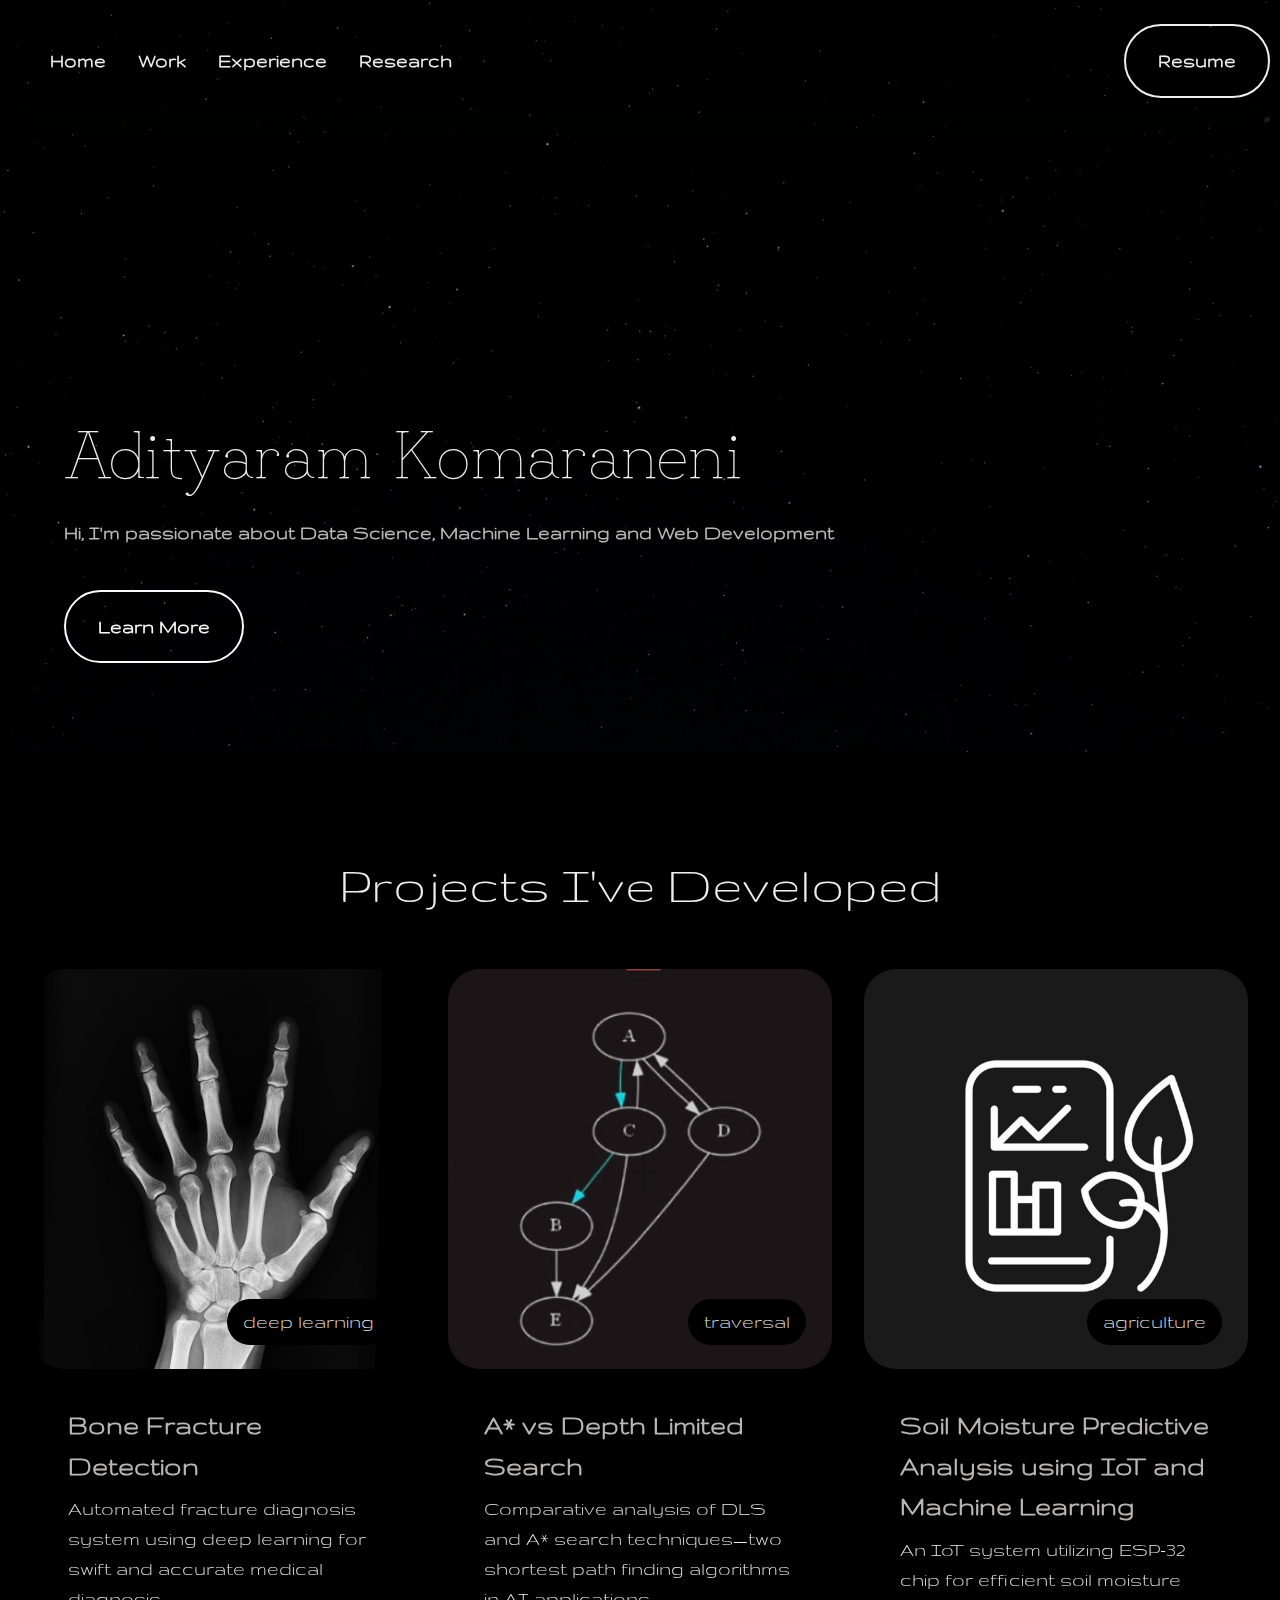
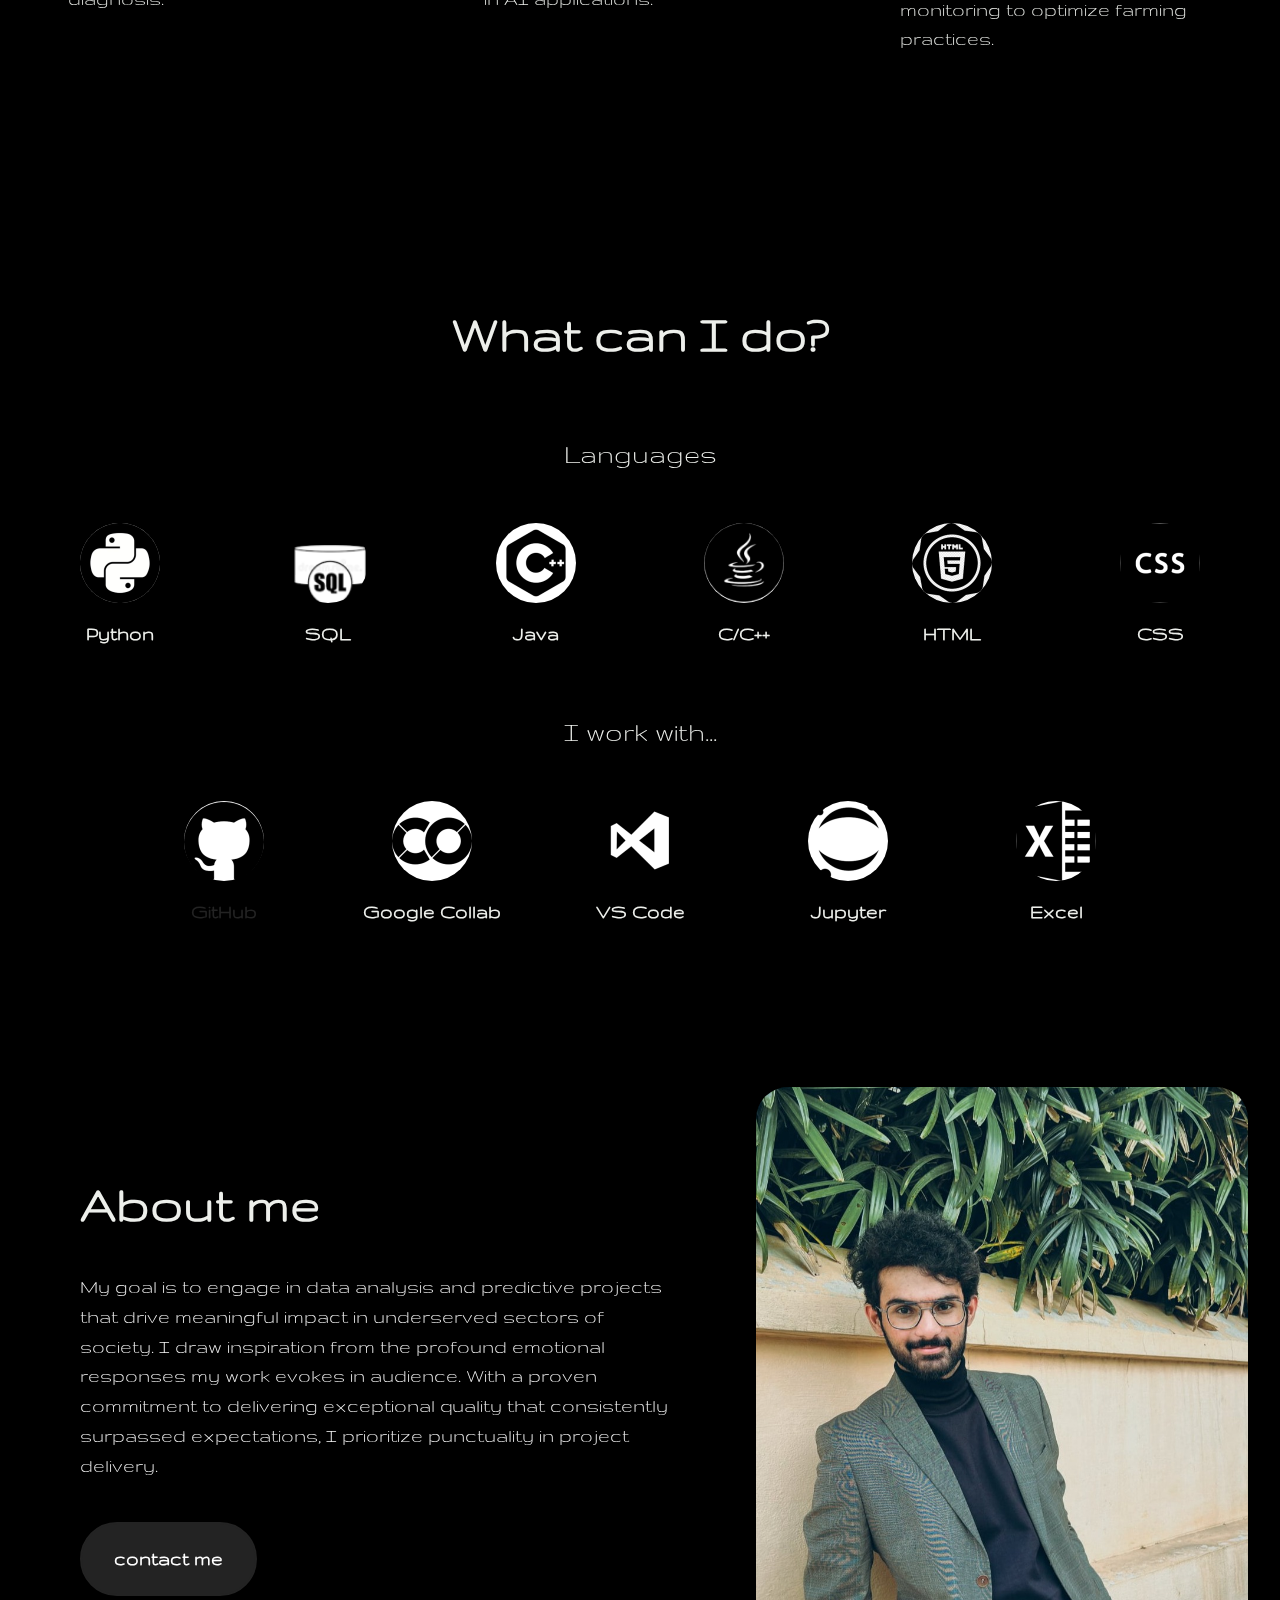
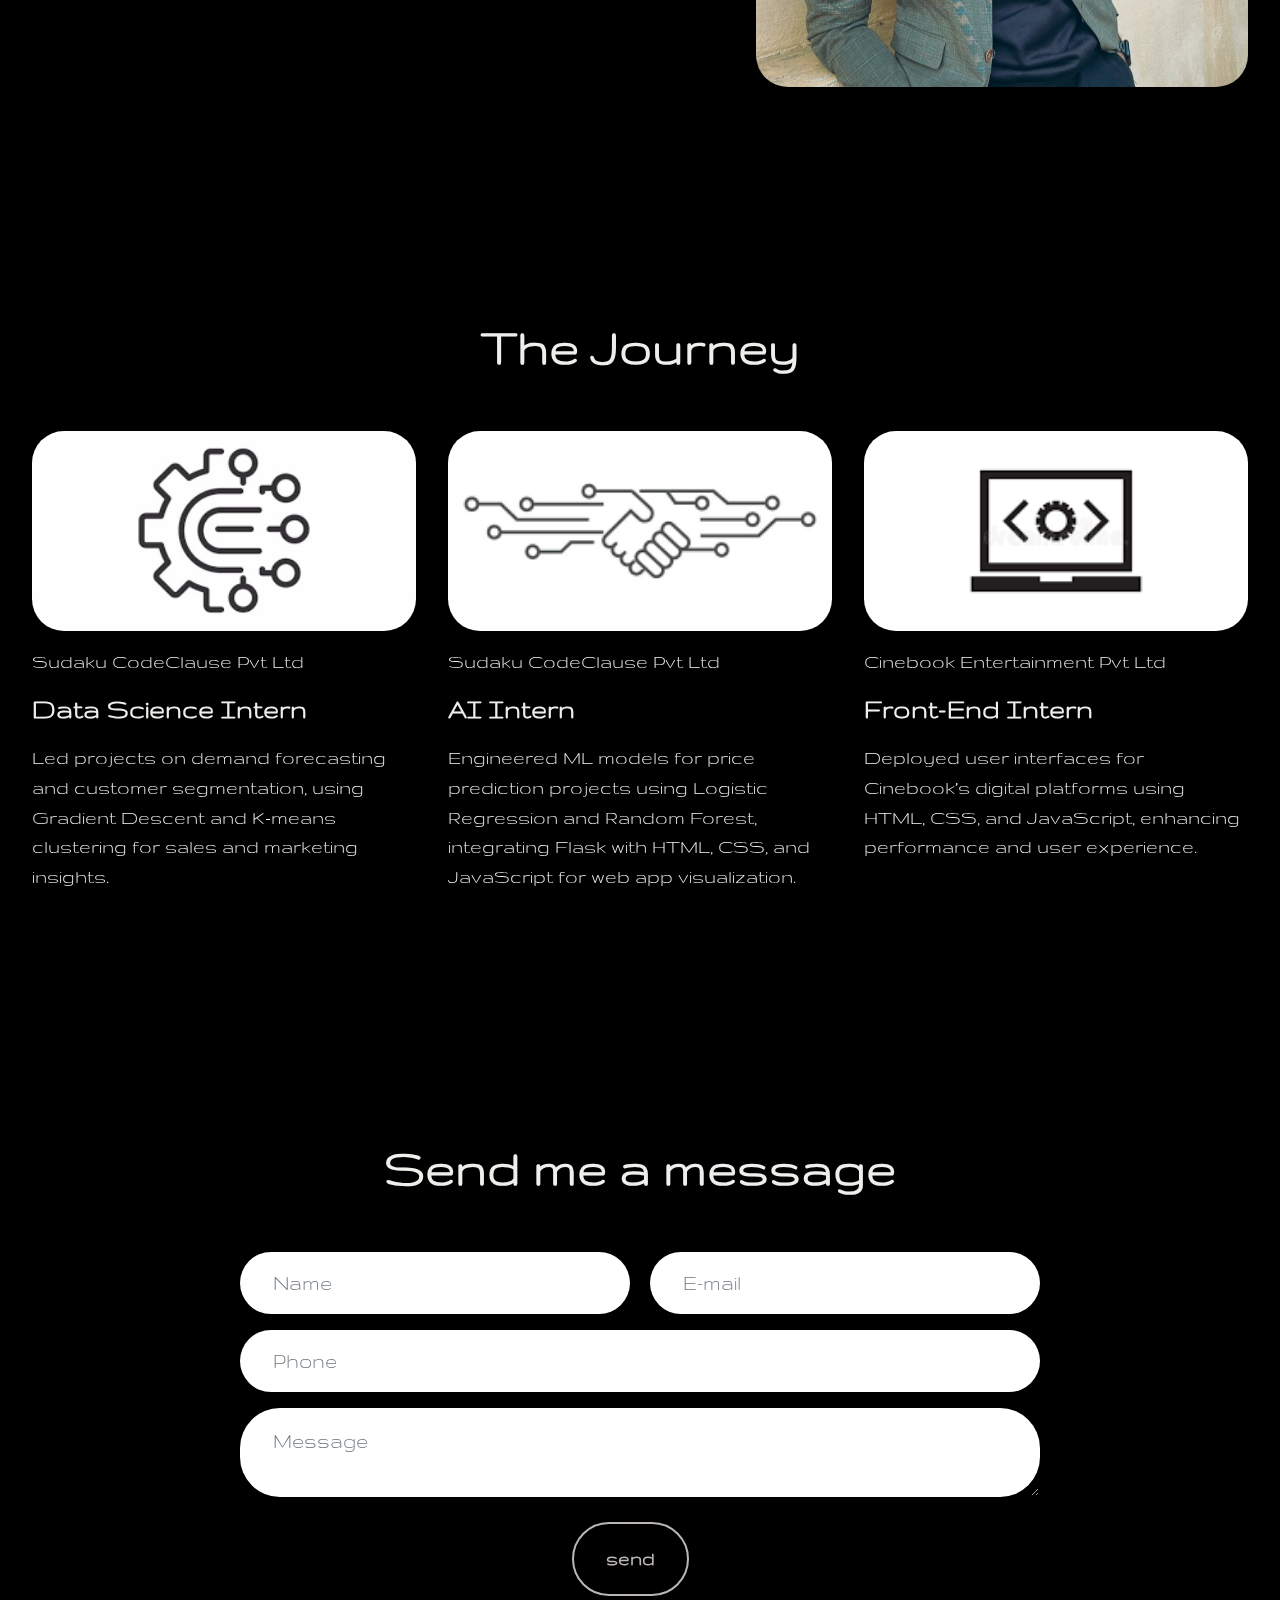
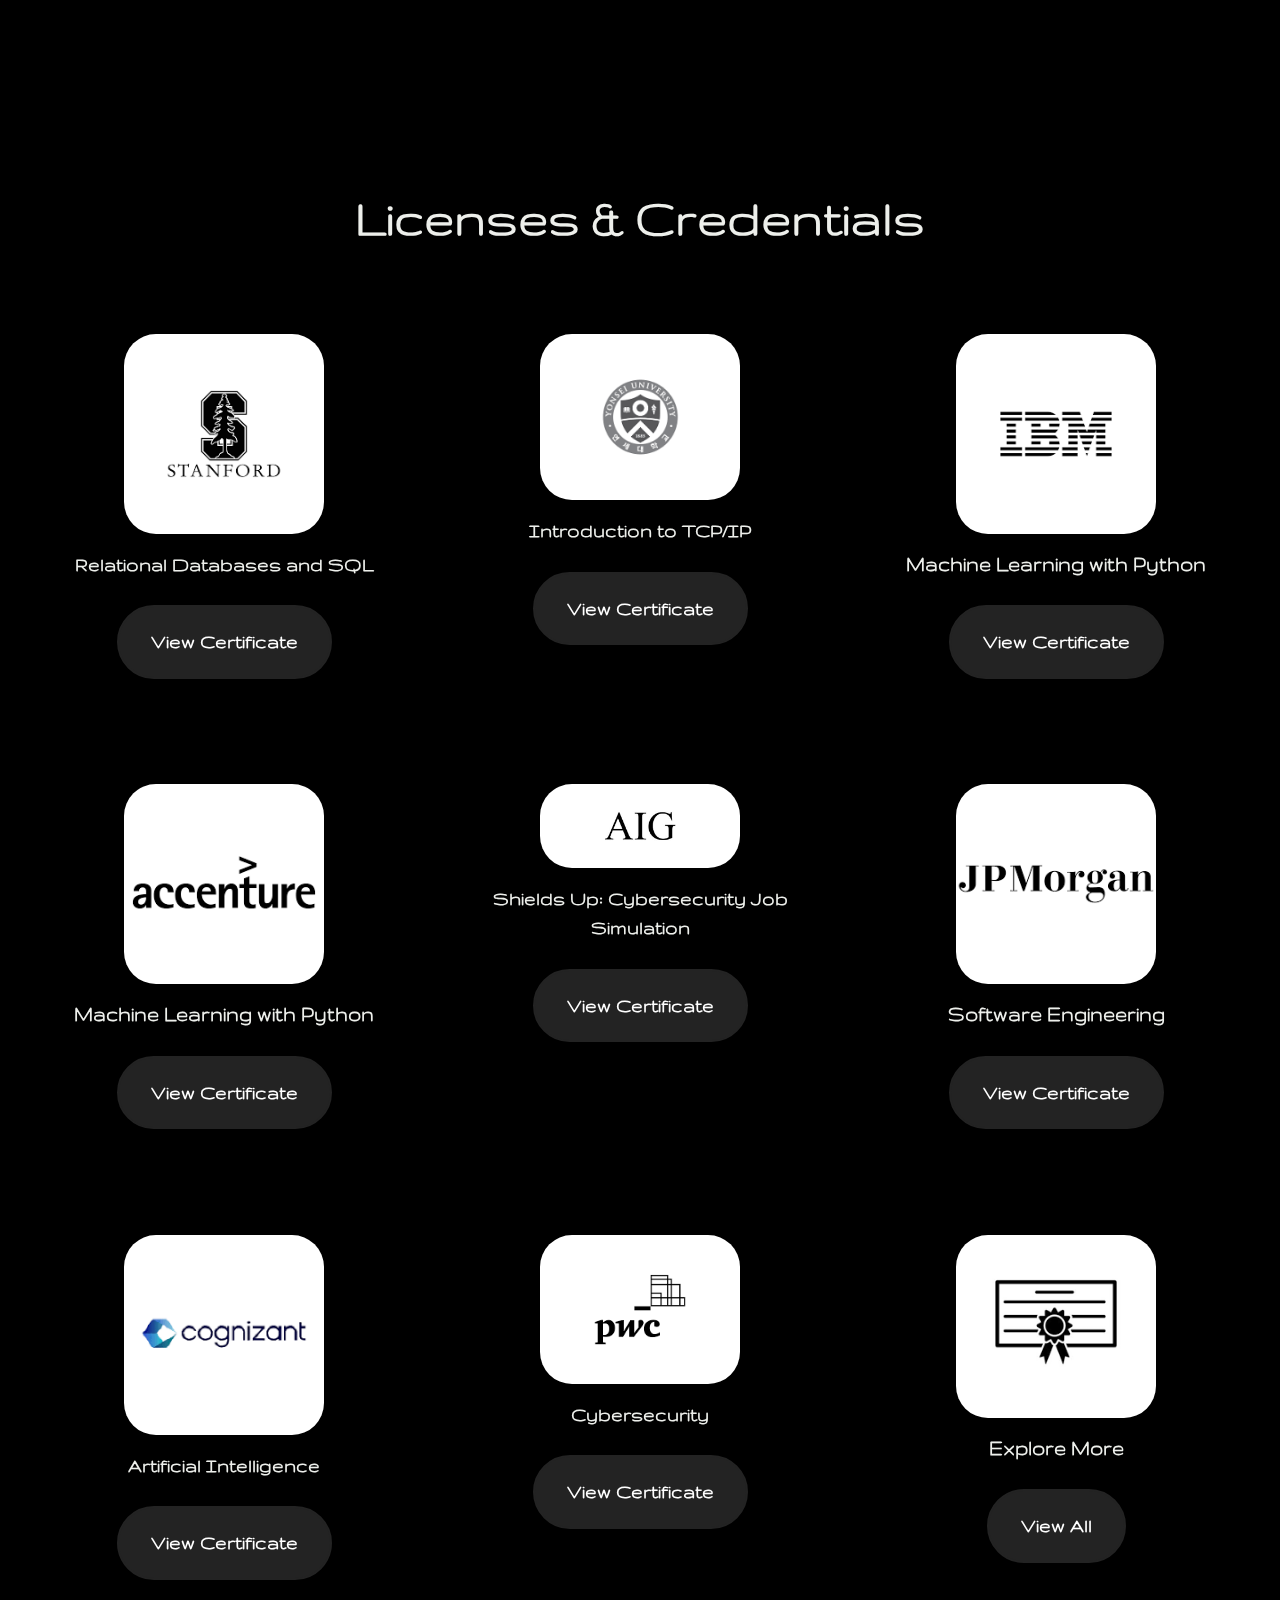
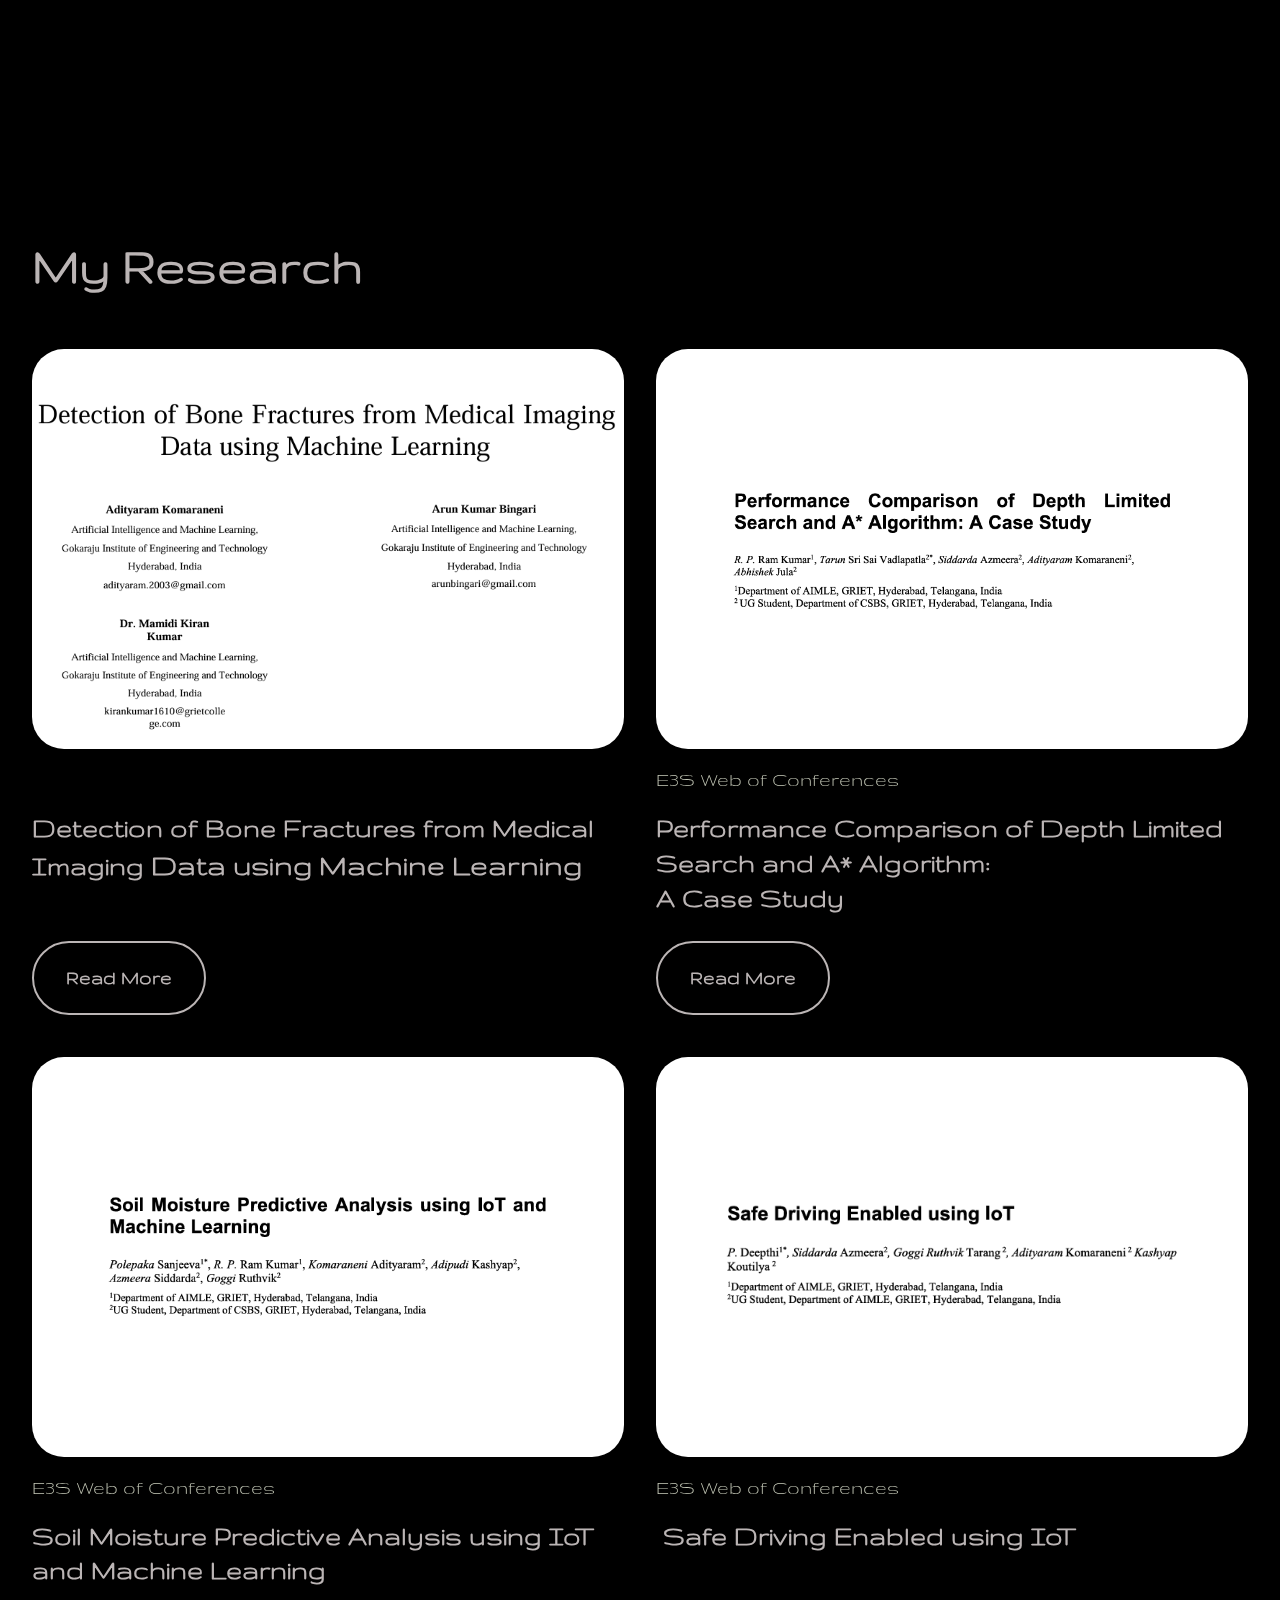
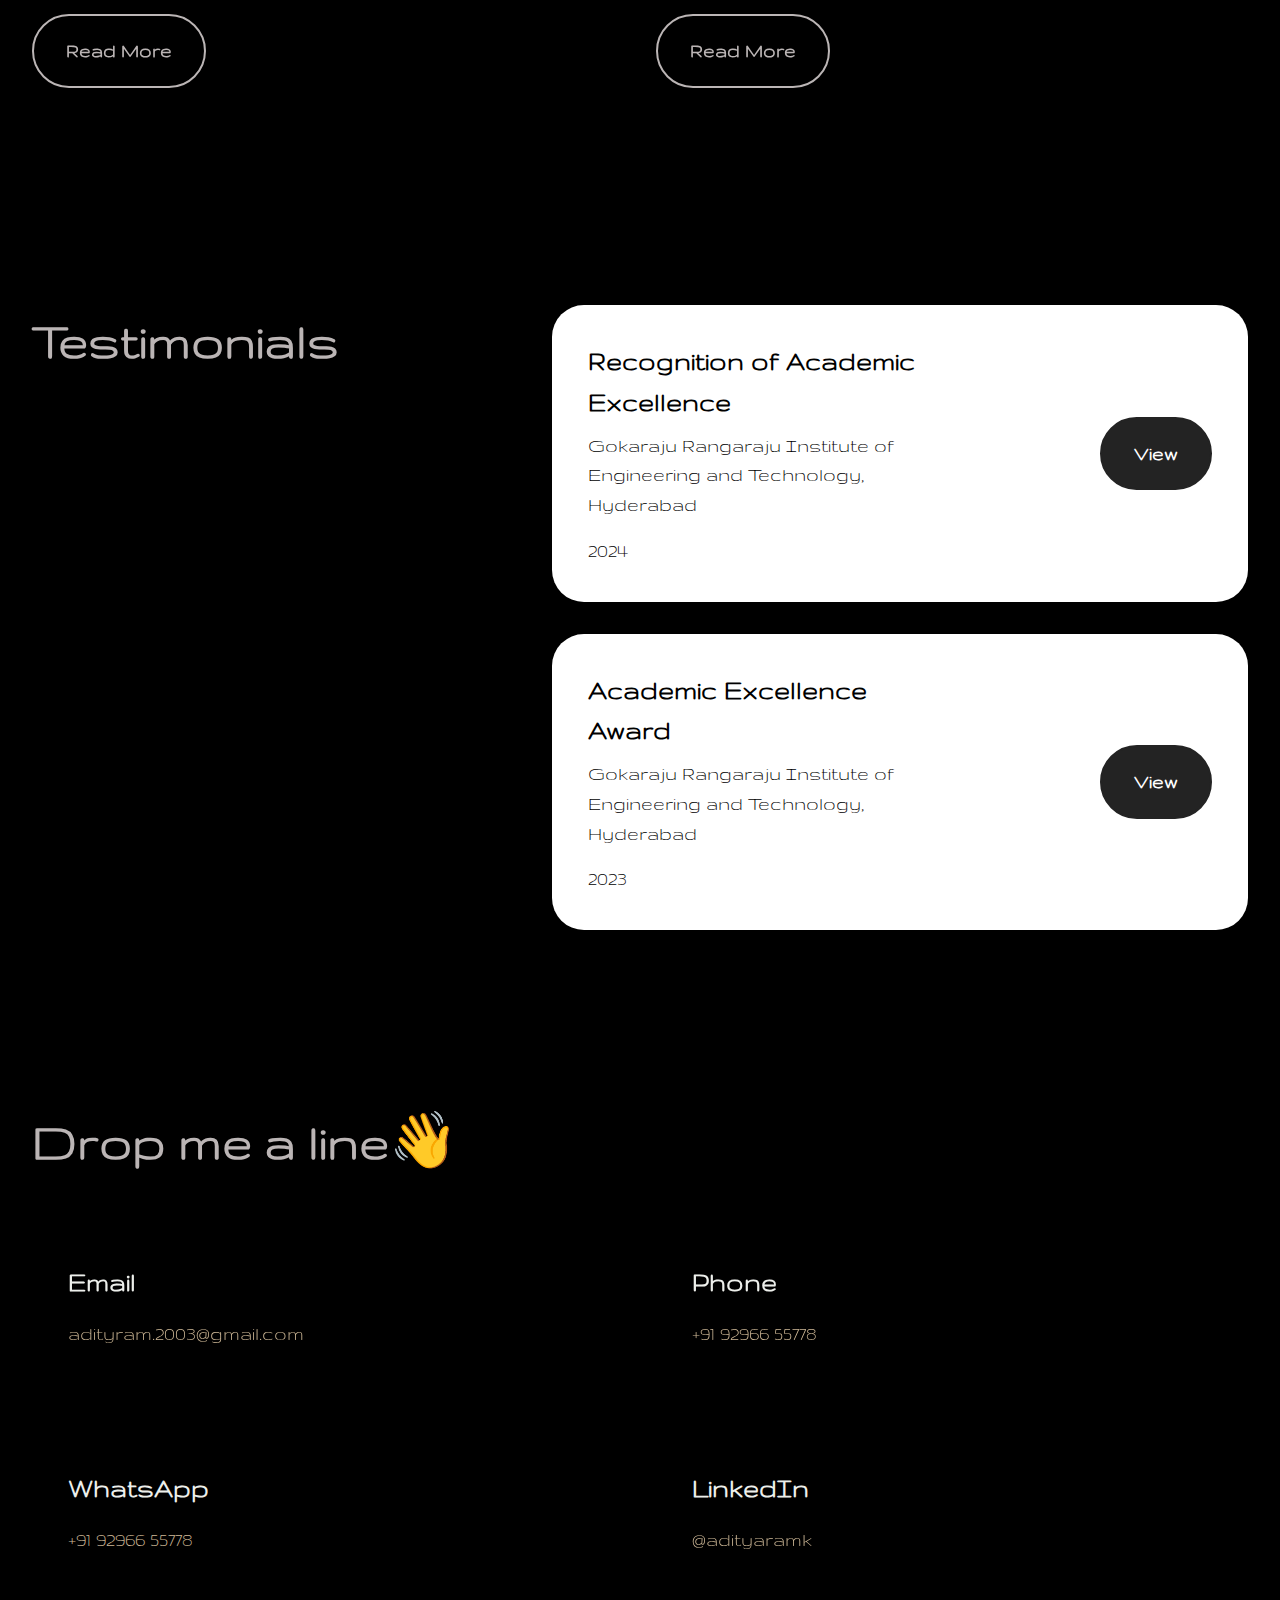
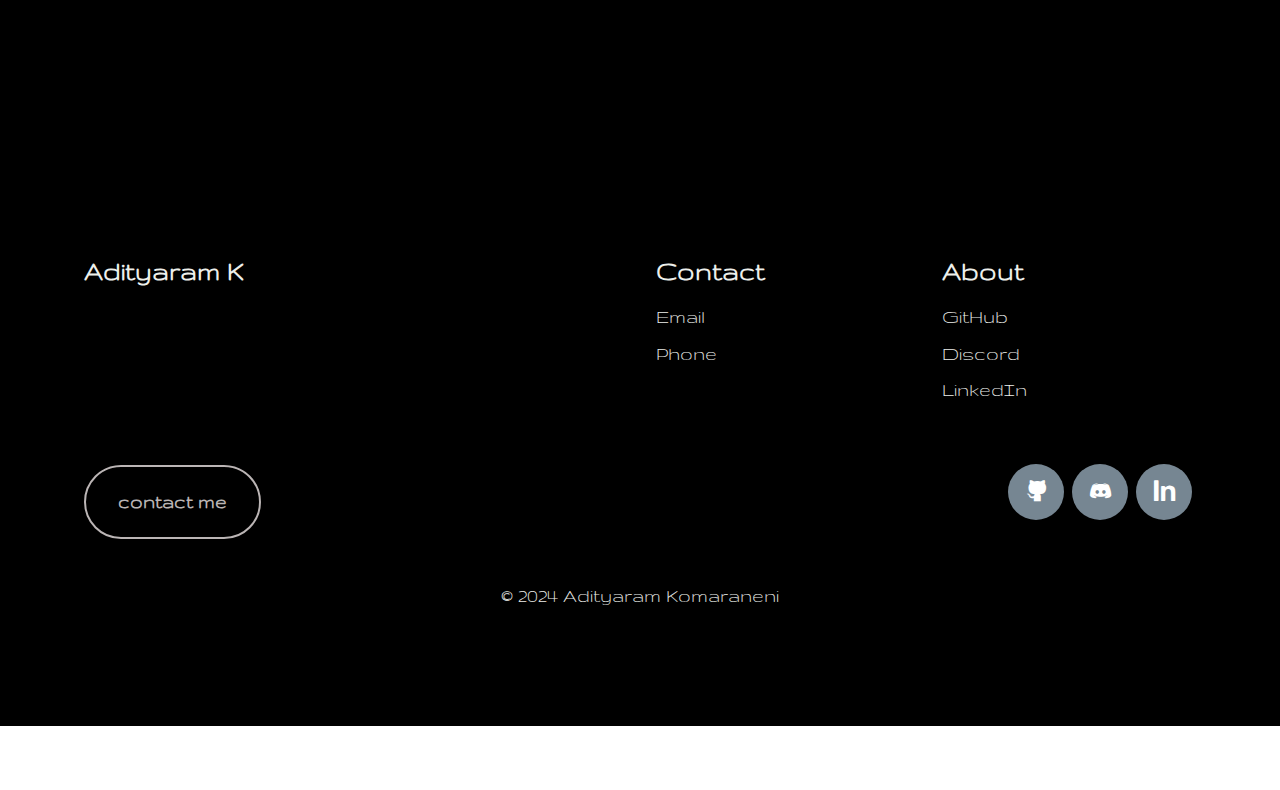
<file: index.html>
<!DOCTYPE html>
<html  >
<head>
  <!-- Site made with Mobirise Website Builder v5.9.18, https://mobirise.com -->
  <meta charset="UTF-8">
  <meta http-equiv="X-UA-Compatible" content="IE=edge">
  <meta name="generator" content="Mobirise v5.9.18, mobirise.com">
  <meta name="viewport" content="width=device-width, initial-scale=1, minimum-scale=1">
  <link rel="shortcut icon" href="assets/images/file-2024-06-30-20.03.31-164x27.png" type="image/x-icon">
  <meta name="description" content="">
  
  
  <title>index</title>
  <link rel="stylesheet" href="assets/web/assets/mobirise-icons2/mobirise2.css">
  <link rel="stylesheet" href="assets/bootstrap/css/bootstrap.min.css">
  <link rel="stylesheet" href="assets/bootstrap/css/bootstrap-grid.min.css">
  <link rel="stylesheet" href="assets/bootstrap/css/bootstrap-reboot.min.css">
  <link rel="stylesheet" href="assets/parallax/jarallax.css">
  <link rel="stylesheet" href="assets/dropdown/css/style.css">
  <link rel="stylesheet" href="assets/socicon/css/styles.css">
  <link rel="stylesheet" href="assets/theme/css/style.css">
  <link rel="preload" href="https://fonts.googleapis.com/css?family=Grandiflora+One:400&display=swap" as="style" onload="this.onload=null;this.rel='stylesheet'">
  <noscript><link rel="stylesheet" href="https://fonts.googleapis.com/css?family=Grandiflora+One:400&display=swap"></noscript>
  <link rel="preload" href="https://fonts.googleapis.com/css?family=Gruppo:400&display=swap" as="style" onload="this.onload=null;this.rel='stylesheet'">
  <noscript><link rel="stylesheet" href="https://fonts.googleapis.com/css?family=Gruppo:400&display=swap"></noscript>
  <link rel="preload" as="style" href="assets/mobirise/css/mbr-additional.css?v=FEOpz4"><link rel="stylesheet" href="assets/mobirise/css/mbr-additional.css?v=FEOpz4" type="text/css">

  
  
  
</head>
<body>
  
  <section data-bs-version="5.1" class="menu menu3 cid-tHeG7yune1" once="menu" id="menu03-2">
	

	<nav class="navbar navbar-dropdown navbar-fixed-top navbar-expand-lg">
		<div class="container">
			<div class="navbar-brand">
				
				
			</div>
			<button class="navbar-toggler" type="button" data-toggle="collapse" data-bs-toggle="collapse" data-target="#navbarSupportedContent" data-bs-target="#navbarSupportedContent" aria-controls="navbarNavAltMarkup" aria-expanded="false" aria-label="Toggle navigation">
				<div class="hamburger">
					<span></span>
					<span></span>
					<span></span>
					<span></span>
				</div>
			</button>
			<div class="collapse navbar-collapse" id="navbarSupportedContent">
				<ul class="navbar-nav nav-dropdown navbar-nav-top-padding" data-app-modern-menu="true"><li class="nav-item">
						<a class="nav-link link show text-primary display-4" href="index.html#features01-0" aria-expanded="false"><strong>Home</strong><br><strong><br></strong></a>
					</li><li class="nav-item"><a class="nav-link link show text-primary display-4" href="index.html#features01-0"><strong>Work</strong></a></li>
					
					<li class="nav-item">
						<a class="nav-link link text-primary display-4" href="index.html#news08-0"><strong>Experience</strong></a>
					</li><li class="nav-item"><a class="nav-link link text-primary display-4" href="index.html#features03-6"><strong>Research</strong><br><strong><br></strong></a></li></ul>
				
				<div class="navbar-buttons mbr-section-btn"><a class="btn btn-primary-outline display-4" href="https://drive.google.com/file/d/165JlBc3ojeVhEcFWsayM34uZ5aUfaEhY/view" target="_blank">Resume<br></a></div>
			</div>
		</div>
	</nav>
</section>

<section data-bs-version="5.1" class="header18 cid-uvpnZk3eYU mbr-parallax-background" id="header18-v">
  

  <div class="mbr-overlay" style="opacity: 0.3; background-color: rgb(0, 0, 0);"></div>
  <div class="container-fluid">
    <div class="row">
      <div class="content-wrap col-12 col-md-12">
        <h1 class="mbr-section-title mbr-fonts-style mbr-white mb-4 display-1">
          <br>Adityaram Komaraneni</h1>
        
        <p class="mbr-fonts-style mbr-text mbr-white mb-4 display-7"><strong>Hi, I'm passionate about Data Science, Machine Learning and Web Development</strong></p>
        <div class="mbr-section-btn"><a class="btn btn-white-outline display-7" href="index.html#features01-0">Learn More</a></div>
      </div>
    </div>
  </div>
</section>

<section data-bs-version="5.1" class="features1 cid-tIsi3HZcCy" id="features01-0">
  

  
  
  <div class="container-fluid">
    <div class="row justify-content-center mb-5">
      <div class="col-12">
        <h3 class="mbr-section-title mbr-fonts-style align-center mb-0 display-2">Projects I've Developed</h3>
        
      </div>
    </div>
    <div class="row justify-content-center">
      <div class="col-sm-6 col-md-12 mb-3 mb-lg-0 col-lg-4">
        <div class="card-wrap card1">
          <div class="image-wrap">
            <img src="assets/images/black-and-white-bones-hand-x-ray-883x1062.jpg" alt="Mobirise Website Builder">
            <div class="social-row display-7">
              <div class="soc-item tag1">
                <span class="tag1 mbr-fonts-style display-7">
                  deep learning</span>
              </div>
            </div>
          </div>
          <div class="content-wrap">
            <h5 class="mbr-card-title card-title1 mbr-fonts-style align-left mb-2 display-5"><strong>Bone Fracture Detection</strong></h5>
            
            <p class="card-text1 mbr-fonts-style align-left mb-3 display-7">
              Automated fracture diagnosis system using deep learning for swift and accurate medical diagnosis.
            </p>
            
          </div>
        </div>
      </div>

      <div class="col-sm-6 col-md-12 mb-3 mb-lg-0 col-lg-4">
        <div class="card-wrap card2">
          <div class="image-wrap">
            <img src="assets/images/image-433x434.jpg" alt="Mobirise Website Builder">
            <div class="social-row display-7">
              <div class="soc-item tag2">
                <span class="tag2 mbr-fonts-style display-7">
                  traversal</span>
              </div>
            </div>
          </div>
          <div class="content-wrap">
            <h5 class="mbr-card-title card-title2 mbr-fonts-style align-left mb-2 display-5"><strong>A* vs Depth Limited Search</strong></h5>
            
            <p class="card-text2 mbr-fonts-style align-left mb-3 display-7">
              Comparative analysis of DLS and A* search techniques—two shortest path finding algorithms in AI applications.<br>
            </p>
            
          </div>
        </div>
      </div>
      <div class="col-sm-6 col-md-12 mb-3 mb-lg-0 col-lg-4">
        <div class="card-wrap card3">
          <div class="image-wrap">
            <img src="assets/images/file-2024-11-28-12.37.21-697x631.png" alt="Mobirise Website Builder">
            <div class="social-row display-7">
              <div class="soc-item tag3">
                <span class="tag3 mbr-fonts-style display-7">
                  agriculture</span>
              </div>
            </div>
          </div>
          <div class="content-wrap">
            <h5 class="mbr-card-title card-title3 mbr-fonts-style align-left mb-2 display-5"><strong>Soil Moisture Predictive Analysis using IoT and Machine Learning</strong></h5>
            
            <p class="card-text3 mbr-fonts-style align-left mb-3 display-7">An IoT system utilizing ESP-32 chip for efficient soil moisture monitoring to optimize farming practices.</p>
            
          </div>
        </div>
      </div>

      
    </div>
  </div>
</section>

<section data-bs-version="5.1" class="article11 cid-uhcVymerYu" id="article11-5">
    

    
    
    <div class="container">
        <div class="row justify-content-center">
            <div class="title col-md-12 col-lg-10">
                <h3 class="mbr-section-title mbr-fonts-style align-center mt-0 mb-0 display-2">
                <strong>What can I do?</strong></h3>
                
                
            </div>
        </div>
    </div>
</section>

<section data-bs-version="5.1" class="features16 cid-uhcVbscIGI" id="features016-4">  
  
  
  
  <div class="container">
    <div class="row justify-content-center mb-5">
      <div class="col-12 content-head">
        
        <h5 class="mbr-section-subtitle mbr-fonts-style align-center mb-0 mt-4 display-5">
          Languages</h5>
      </div>
    </div>
    <div class="row justify-content-center">
      <div class="item features-without-image col-12 col-lg-2 active">
        <div class="item-wrapper">
          <div class="card-box">
            <div class="img-box">
              <div class="image-wrapper mb-3">
                <img src="assets/images/download-10-160x160.png" alt="Mobirise Website Builder">
              </div>
            </div>
            <h4 class="card-title mbr-fonts-style mb-0 display-7">
              <strong>Python</strong></h4>
            
            <div class="link-wrap">
              
            </div>
          </div>
        </div>
      </div>
      <div class="item features-without-image col-12 col-lg-2">
        <div class="item-wrapper">
          <div class="card-box">
            <div class="img-box">
              <div class="image-wrapper mb-3">
                <img src="assets/images/download-11-160x160.png" alt="Mobirise Website Builder">
              </div>
            </div>
            <h4 class="card-title mbr-fonts-style mb-0 display-7">
              <strong>SQL</strong></h4>
            
            <div class="link-wrap">
              
            </div>
          </div>
        </div>
      </div>
      <div class="item features-without-image col-12 col-lg-2">
        <div class="item-wrapper">
          <div class="card-box">
            <div class="img-box">
              <div class="image-wrapper mb-3">
                <img src="assets/images/download-12-160x160.png" alt="Mobirise Website Builder" data-slide-to="4" data-bs-slide-to="5">
              </div>
            </div>
            <h4 class="card-title mbr-fonts-style mb-0 display-7">
              <strong>Java</strong></h4>
            
            <div class="link-wrap">
              
            </div>
          </div>
        </div>
      </div><div class="item features-without-image col-12 col-lg-2">
        <div class="item-wrapper">
          <div class="card-box">
            <div class="img-box">
              <div class="image-wrapper mb-3">
                <img src="assets/images/download-13-160x92.png" alt="Mobirise Website Builder" data-slide-to="5" data-bs-slide-to="4">
              </div>
            </div>
            <h4 class="card-title mbr-fonts-style mb-0 display-7">
              <strong>C/C++</strong></h4>
            
            <div class="link-wrap">
              
            </div>
          </div>
        </div>
      </div><div class="item features-without-image col-12 col-lg-2">
        <div class="item-wrapper">
          <div class="card-box">
            <div class="img-box">
              <div class="image-wrapper mb-3">
                <img src="assets/images/download-14-160x160.png" alt="Mobirise Website Builder" data-slide-to="6" data-bs-slide-to="6">
              </div>
            </div>
            <h4 class="card-title mbr-fonts-style mb-0 display-7">
              <strong>HTML</strong></h4>
            
            <div class="link-wrap">
              
            </div>
          </div>
        </div>
      </div><div class="item features-without-image col-12 col-lg-2">
        <div class="item-wrapper">
          <div class="card-box">
            <div class="img-box">
              <div class="image-wrapper mb-3">
                <img src="assets/images/download-15-160x160.png" alt="Mobirise Website Builder" data-slide-to="7" data-bs-slide-to="7">
              </div>
            </div>
            <h4 class="card-title mbr-fonts-style mb-0 display-7">
              <strong>CSS</strong></h4>
            
            <div class="link-wrap">
              
            </div>
          </div>
        </div>
      </div>
    </div>
  </div>
</section>

<section data-bs-version="5.1" class="features16 cid-uhd1jfUIh1" id="features016-6">  
  
  
  
  <div class="container">
    <div class="row justify-content-center mb-5">
      <div class="col-12 content-head">
        
        <h5 class="mbr-section-subtitle mbr-fonts-style align-center mb-0 mt-4 display-5">
          I work with...</h5>
      </div>
    </div>
    <div class="row justify-content-center">
      <div class="item features-without-image col-12 col-lg-2">
        <div class="item-wrapper">
          <div class="card-box">
            <div class="img-box">
              <div class="image-wrapper mb-3">
                <a href="https://github.com/adityaram-2003"><img src="assets/images/download-16-160x160.png" alt="adityaram-2003 | GitHub"></a>
              </div>
            </div>
            <h4 class="card-title mbr-fonts-style mb-0 display-7">
              <a href="https://github.com/adityaram-2003" class="text-black text-primary"><strong>GitHub</strong></a></h4>
            
            <div class="link-wrap">
              
            </div>
          </div>
        </div>
      </div>
      <div class="item features-without-image col-12 col-lg-2">
        <div class="item-wrapper">
          <div class="card-box">
            <div class="img-box">
              <div class="image-wrapper mb-3">
                <img src="assets/images/download-21-160x160.png" alt="Mobirise Website Builder">
              </div>
            </div>
            <h4 class="card-title mbr-fonts-style mb-0 display-7">
              <strong>Google Collab</strong><br></h4>
            
            <div class="link-wrap">
              
            </div>
          </div>
        </div>
      </div>
      <div class="item features-without-image col-12 col-lg-2">
        <div class="item-wrapper">
          <div class="card-box">
            <div class="img-box">
              <div class="image-wrapper mb-3">
                <img src="assets/images/download-17-160x162.png" alt="Mobirise Website Builder">
              </div>
            </div>
            <h4 class="card-title mbr-fonts-style mb-0 display-7">
              <strong>VS Code</strong></h4>
            
            <div class="link-wrap">
              
            </div>
          </div>
        </div>
      </div><div class="item features-without-image col-12 col-lg-2">
        <div class="item-wrapper">
          <div class="card-box">
            <div class="img-box">
              <div class="image-wrapper mb-3">
                <img src="assets/images/download-22-160x160.png" alt="Mobirise Website Builder" data-slide-to="3" data-bs-slide-to="4">
              </div>
            </div>
            <h4 class="card-title mbr-fonts-style mb-0 display-7">
              <strong>Jupyter</strong></h4>
            
            <div class="link-wrap">
              
            </div>
          </div>
        </div>
      </div><div class="item features-without-image col-12 col-lg-2">
        <div class="item-wrapper">
          <div class="card-box">
            <div class="img-box">
              <div class="image-wrapper mb-3">
                <img src="assets/images/download-24-160x160.png" alt="Mobirise Website Builder" data-slide-to="4" data-bs-slide-to="5">
              </div>
            </div>
            <h4 class="card-title mbr-fonts-style mb-0 display-7"><strong>Excel</strong></h4>
            
            <div class="link-wrap">
              
            </div>
          </div>
        </div>
      </div>
    </div>
  </div>
</section>

<section data-bs-version="5.1" class="article05 cid-tIsj2q7oBw" id="article05-1">
  

  
  

  <div class="container">
    <div class="row justify-content-center align-items-center">
      <div class="col-12">
        <div class="card-wrapper">
          <div class="row">
            <div class="col-12 col-md-12 col-lg-5 image-wrapper">
              <img class="w-100" src="assets/images/img-4995-1052x1403.jpeg" alt="Adityaram Komaraneni">
            </div>
            <div class="col-12 col-lg col-md-12">
              <div class="text-wrapper align-left">
                <h1 class="mbr-section-title mbr-fonts-style mb-4 display-2"><strong>About me</strong></h1>
                <p class="mbr-text mbr-fonts-style mb-4 display-7">
                  My goal is to engage in data analysis and predictive projects that drive meaningful impact in underserved sectors of society. I draw inspiration from the profound emotional responses my work evokes in audience. With a proven commitment to delivering exceptional quality that consistently surpassed expectations, I prioritize punctuality in project delivery.<br>
                </p>
                <div class="mbr-section-btn mt-3"><a class="btn btn-lg btn-black display-7" href="index.html#contacts01-5">contact me</a></div>
              </div>
            </div>
          </div>
        </div>
      </div>
    </div>
  </div>
</section>

<section data-bs-version="5.1" class="news08 cid-uhcwAaduGF" id="news08-0">
  
  
  <div class="container">
    <div class="row justify-content-center mb-5">
      <div class="col-12 content-head">
        <div class="mbr-section-head">
          <h4 class="mbr-section-title mbr-fonts-style align-center mb-0 display-2">
            <strong>The Journey</strong></h4>
          
        </div>
      </div>
    </div>
    <div class="row">
      
      <div class="item features-image col-12 col-md-6 col-lg-4 active">
        <div class="item-wrapper">
          <div class="item-img mb-3">
            <img src="assets/images/images-3-300x168.png" alt="Mobirise Website Builder" title="" data-slide-to="0" data-bs-slide-to="0">
          </div>
          <div class="item-content align-left">
            <h5 class="item-title mbr-fonts-style mt-0 mb-3 display-7">
              Sudaku CodeClause Pvt Ltd</h5>
            <h6 class="item-subtitle mbr-fonts-style mb-3 display-5">
              <strong>Data Science Intern</strong></h6>
            <p class="mbr-text mbr-fonts-style mb-3 display-7">Led projects on demand forecasting and customer segmentation, using Gradient Descent and K-means clustering for sales and marketing insights.</p>
            
          </div>
        </div>
      </div><div class="item features-image col-12 col-md-6 col-lg-4">
        <div class="item-wrapper">
          <div class="item-img mb-3">
            <img src="assets/images/download-26-225x225.png" alt="Mobirise Website Builder" title="" data-slide-to="1" data-bs-slide-to="1">
          </div>
          <div class="item-content align-left">
            <h5 class="item-title mbr-fonts-style mb-3 mt-0 display-7">Sudaku CodeClause Pvt Ltd</h5>
            <h6 class="item-subtitle mbr-fonts-style mb-3 display-5">
              <strong>AI Intern</strong></h6>
            <p class="mbr-text mbr-fonts-style mb-3 display-7">Engineered ML models for price prediction projects using Logistic Regression and Random Forest, integrating Flask with HTML, CSS, and JavaScript for web app visualization.<br>
            </p>
            
          </div>
        </div>
      </div>
      <div class="item features-image col-12 col-md-6 col-lg-4">
        <div class="item-wrapper">
          <div class="item-img mb-3">
            <img src="assets/images/download-27-225x225.png" alt="Mobirise Website Builder" title="" data-slide-to="2" data-bs-slide-to="2">
          </div>
          <div class="item-content align-left">
            <h5 class="item-title mbr-fonts-style mb-3 mt-0 display-7">Cinebook Entertainment Pvt Ltd</h5>
            <h6 class="item-subtitle mbr-fonts-style mt-0 mb-3 display-5"><strong>Front-End Intern&nbsp;</strong></h6>
            <p class="mbr-text mbr-fonts-style mb-3 display-7">Deployed user interfaces for Cinebook’s digital platforms using HTML, CSS, and JavaScript, enhancing  performance and user experience.<br>
            </p>
            
          </div>
        </div>
      </div>

    </div>
  </div>
</section>

<section data-bs-version="5.1" class="form5 cid-tIskrx6sZd" id="form02-4">
    
    
    <div class="container">
        <div class="mbr-section-head mb-5">
            <h3 class="mbr-section-title mbr-fonts-style align-center mb-0 display-2"><strong>Send me a message</strong></h3>
            
        </div>
        <div class="row justify-content-center mt-4">
            <div class="col-lg-8 mx-auto mbr-form" data-form-type="formoid">
                <form action="https://mobirise.eu/" method="POST" class="mbr-form form-with-styler" data-form-title="Form Name"><input type="hidden" name="email" data-form-email="true" value="pPJ0zT1VTUu1XKLcbEmjDr2NMsOddboHx2xXjh1aTaRHEfQlbz0AX7L+8e51qbBUcOGK67vtIi+9QnqtAJ6bGix0LblPuh1+gZxD6ZBq1NE52O7AgtyVJyKjpo4KhbqL">
                    <div class="row">
                        <div hidden="hidden" data-form-alert="" class="alert alert-success col-12">Thanks for filling out the form!</div>
                        <div hidden="hidden" data-form-alert-danger="" class="alert alert-danger col-12">
                            Oops...! some problem!
                        </div>
                    </div>
                    <div class="dragArea row">
                        <div class="col-md col-sm-12 form-group mb-3" data-for="name">
                            <input type="text" name="name" placeholder="Name" data-form-field="name" class="form-control" value="" id="name-form02-4">
                        </div>
                        <div class="col-md col-sm-12 form-group mb-3" data-for="email">
                            <input type="email" name="email" placeholder="E-mail" data-form-field="email" class="form-control" value="" id="email-form02-4">
                        </div>
                        <div class="col-12 form-group mb-3" data-for="phone">
                            <input type="tel" name="phone" placeholder="Phone" data-form-field="phone" class="form-control" value="" id="phone-form02-4">
                        </div>
                        <div class="col-12 form-group mb-3" data-for="textarea">
                            <textarea name="textarea" placeholder="Message" data-form-field="textarea" class="form-control" id="textarea-form02-4"></textarea>
                        </div>
                        <div class="col-lg-12 col-md-12 col-sm-12 align-center mbr-section-btn"><button type="submit" class="btn btn-secondary-outline display-7">send</button></div>
                    </div>
                </form>
            </div>
        </div>
    </div>
</section>

<section data-bs-version="5.1" class="clients3 cid-uhcMW3EM9O" id="clients03-1">
  

  
  
  <div class="container">
    <div class="row justify-content-center">
      <div class="col-12 content-head">
        <div class="mb-5">
          <h5 class="mbr-section-title mbr-fonts-style mb-0 display-2">
            <strong>Licenses &amp; Credentials</strong></h5>
          <div class="col-12">
            
          </div>
        </div>
      </div>
    </div>
    <div class="row">
      <div class="item features-without-image col-12 col-lg-4 active">
        <div class="item-wrapper">
          <div class="img-wrapper">
            <a href="https://courses.edx.org/certificates/8afac5c5c7834401bde669cf74c60da4?_gl=1*tvx7l1*_ga*MzI0MTIxMjAzLjE3MDk4MDQ3MTI.*_ga_D3KS4KMDT0*MTcxMzI5NzI1Mi4zLjEuMTcxMzMwMTY4Ni41OC4wLjA."><img src="assets/images/download-4-225x225.png" alt=" Relational Databases and SQL - Stanford University" data-slide-to="1" data-bs-slide-to="1"></a>
          </div>
          <div class="card-box align-center">
            <h6 class="card-subtitle mbr-fonts-style mt-3 mb-0 display-7"><strong>Relational Databases and SQL</strong></h6>
            
            
            <div class="mbr-section-btn mt-3"><a class="btn btn-black display-7" href="https://courses.edx.org/certificates/8afac5c5c7834401bde669cf74c60da4?_gl=1*tvx7l1*_ga*MzI0MTIxMjAzLjE3MDk4MDQ3MTI.*_ga_D3KS4KMDT0*MTcxMzI5NzI1Mi4zLjEuMTcxMzMwMTY4Ni41OC4wLjA." target="_blank">View Certificate</a></div>
          </div>
        </div>
      </div>
      <div class="item features-without-image col-12 col-lg-4">
        <div class="item-wrapper">
          <div class="img-wrapper">
            <a href="https://coursera.org/share/a0969a9c9c2f055c9d5d2cc5945b3155"><img src="assets/images/download-246x205.png" alt="Introduction to TCP/IP - Yonsei University" data-slide-to="2" data-bs-slide-to="2"></a>
          </div>
          <div class="card-box align-center">
            <h6 class="card-subtitle mbr-fonts-style mt-3 mb-0 display-7"><strong>Introduction to TCP/IP</strong></h6>
            
            
            <div class="mbr-section-btn mt-3"><a class="btn btn-black display-7" href="https://coursera.org/share/a0969a9c9c2f055c9d5d2cc5945b3155" target="_blank">View Certificate</a></div>
          </div>
        </div>
      </div><div class="item features-without-image col-12 col-lg-4">
        <div class="item-wrapper">
          <div class="img-wrapper">
            <a href="https://coursera.org/share/724f0cbe7b21c1bb2a3d20fcb38fcbc9"><img src="assets/images/download-1-225x225.png" alt="Machine Learning with Python - IBM" data-slide-to="3" data-bs-slide-to="3"></a>
          </div>
          <div class="card-box align-center">
            <h6 class="card-subtitle mbr-fonts-style mt-3 mb-0 display-7">
              
            <div><strong style="font-size: 1.4rem;">Machine Learning with Python</strong><br></div></h6>
            
            
            <div class="mbr-section-btn mt-3"><a class="btn btn-black display-7" href="https://coursera.org/share/724f0cbe7b21c1bb2a3d20fcb38fcbc9" target="_blank">View Certificate</a></div>
          </div>
        </div>
      </div><div class="item features-without-image col-12 col-lg-4">
        <div class="item-wrapper">
          <div class="img-wrapper">
            <a href="https://forage-uploads-prod.s3.amazonaws.com/completion-certificates/Accenture%20North%20America/hzmoNKtzvAzXsEqx8_Accenture%20North%20America_DiKBw5SFdGk4fbENp_1709809113248_completion_certificate.pdf"><img src="assets/images/download-2-225x225.png" alt="Data Analytics and Visualization Job Simulation - Accenture" data-slide-to="4" data-bs-slide-to="4"></a>
          </div>
          <div class="card-box align-center">
            <h6 class="card-subtitle mbr-fonts-style mt-3 mb-0 display-7">
              
            <div><strong style="font-size: 1.4rem;">Machine Learning with Python</strong><br></div></h6>
            
            
            <div class="mbr-section-btn mt-3"><a class="btn btn-black display-7" href="https://forage-uploads-prod.s3.amazonaws.com/completion-certificates/Accenture%20North%20America/hzmoNKtzvAzXsEqx8_Accenture%20North%20America_DiKBw5SFdGk4fbENp_1709809113248_completion_certificate.pdf" target="_blank">View Certificate</a></div>
          </div>
        </div>
      </div><div class="item features-without-image col-12 col-lg-4">
        <div class="item-wrapper">
          <div class="img-wrapper">
            <a href="https://forage-uploads-prod.s3.amazonaws.com/completion-certificates/AIG/2ZFnEGEDKTQMtEv9C_AIG_DiKBw5SFdGk4fbENp_1709812344576_completion_certificate.pdf"><img src="assets/images/download-8-348x145.png" alt="Shields Up: Cybersecurity Job Simulation - AIG" data-slide-to="5" data-bs-slide-to="5"></a>
          </div>
          <div class="card-box align-center">
            <h6 class="card-subtitle mbr-fonts-style mt-3 mb-0 display-7">
              
            <div><strong>Shields Up: Cybersecurity Job Simulation</strong></div></h6>
            
            
            <div class="mbr-section-btn mt-3"><a class="btn btn-black display-7" href="https://forage-uploads-prod.s3.amazonaws.com/completion-certificates/AIG/2ZFnEGEDKTQMtEv9C_AIG_DiKBw5SFdGk4fbENp_1709812344576_completion_certificate.pdf" target="_blank">View Certificate</a></div>
          </div>
        </div>
      </div><div class="item features-without-image col-12 col-lg-4">
        <div class="item-wrapper">
          <div class="img-wrapper">
            <a href="https://forage-uploads-prod.s3.amazonaws.com/completion-certificates/J.P.%20Morgan/R5iK7HMxJGBgaSbvk_J.P.%20Morgan_DiKBw5SFdGk4fbENp_1709810943577_completion_certificate.pdf"><img src="assets/images/download-3-225x225.png" alt=" Software Engineering - J.P. Morgan" data-slide-to="6" data-bs-slide-to="6"></a>
          </div>
          <div class="card-box align-center">
            <h6 class="card-subtitle mbr-fonts-style mt-3 mb-0 display-7">
              
            <div><strong style="font-size: 1.4rem;">Software Engineering</strong><br></div></h6>
            
            
            <div class="mbr-section-btn mt-3"><a class="btn btn-black display-7" href="https://coursera.org/share/724f0cbe7b21c1bb2a3d20fcb38fcbc9" target="_blank">View Certificate</a></div>
          </div>
        </div>
      </div><div class="item features-without-image col-12 col-lg-4">
        <div class="item-wrapper">
          <div class="img-wrapper">
            <a href="https://forage-uploads-prod.s3.amazonaws.com/completion-certificates/Cognizant/5N2ygyhzMWjKQmgCK_Cognizant_DiKBw5SFdGk4fbENp_1709810382070_completion_certificate.pdf"><img src="assets/images/images-1-225x225.png" alt="Artificial Intelligence - Cognizant" data-slide-to="7" data-bs-slide-to="7"></a>
          </div>
          <div class="card-box align-center">
            <h6 class="card-subtitle mbr-fonts-style mt-3 mb-0 display-7">
              
            <div><strong>Artificial Intelligence</strong></div></h6>
            
            
            <div class="mbr-section-btn mt-3"><a class="btn btn-black display-7" href="https://forage-uploads-prod.s3.amazonaws.com/completion-certificates/Cognizant/5N2ygyhzMWjKQmgCK_Cognizant_DiKBw5SFdGk4fbENp_1709810382070_completion_certificate.pdf" target="_blank">View Certificate</a></div>
          </div>
        </div>
      </div><div class="item features-without-image col-12 col-lg-4">
        <div class="item-wrapper">
          <div class="img-wrapper">
            <a href="https://forage-uploads-prod.s3.amazonaws.com/completion-certificates/PwC%20Switzerland/f9H4CHchzrKQbnbmK_PwC%20Switzerland_DiKBw5SFdGk4fbENp_1709813951694_completion_certificate.pdf"><img src="assets/images/download-5-260x194.png" alt="Cybersecurity - PwC Switzerland" data-slide-to="8" data-bs-slide-to="8"></a>
          </div>
          <div class="card-box align-center">
            <h6 class="card-subtitle mbr-fonts-style mt-3 mb-0 display-7">
              
            <div><strong>Cybersecurity</strong></div></h6>
            
            
            <div class="mbr-section-btn mt-3"><a class="btn btn-black display-7" href="https://forage-uploads-prod.s3.amazonaws.com/completion-certificates/PwC%20Switzerland/f9H4CHchzrKQbnbmK_PwC%20Switzerland_DiKBw5SFdGk4fbENp_1709813951694_completion_certificate.pdf" target="_blank">View Certificate</a></div>
          </div>
        </div>
      </div><div class="item features-without-image col-12 col-lg-4">
        <div class="item-wrapper">
          <div class="img-wrapper">
            <a href="https://adikoma21xy2003rn.mobirisesite.com/Certifications.html"><img src="assets/images/download-9-235x215.png" alt="View more of my Certifications" data-slide-to="9" data-bs-slide-to="9"></a>
          </div>
          <div class="card-box align-center">
            <h6 class="card-subtitle mbr-fonts-style mt-3 mb-0 display-7">
              
            <div><strong style="font-size: 1.4rem;">Explore More</strong><br></div></h6>
            
            
            <div class="mbr-section-btn mt-3"><a class="btn btn-black display-7" href="https://adikoma21xy2003rn.mobirisesite.com/Certifications.html" target="_blank">View All</a></div>
          </div>
        </div>
      </div>
      
    </div>
  </div>
</section>

<section data-bs-version="5.1" class="features03 cid-tIsljcLokI" id="features03-6">
	
	
	<div class="container-fluid">
		<div class="mbr-section-head mb-5">
			<h4 class="mbr-section-title mbr-fonts-style align-center mb-0 display-2"><strong>My Research</strong></h4>
			
		</div>
		<div class="row">
			
			<div class="item features-image col-12 col-md-6 col-lg-6 active">
				<div class="item-wrapper">
					<div class="item-img mb-3">
						<img src="assets/images/file-2024-12-10-14.46.26-992x555.png" alt="Mobirise Website Builder" title="" data-slide-to="0" data-bs-slide-to="0">
					</div>
					<div class="item-content align-left">
						<h5 class="item-title mbr-fonts-style mb-3 mt-0 display-7">&nbsp;&nbsp;</h5>
						<h6 class="item-subtitle mbr-fonts-style mb-3 display-5"><strong>Detection of Bone Fractures from Medical Imaging&nbsp;</strong><strong style="font-size: 2rem;">Data using Machine Learning</strong></h6>
						
						<div class="mbr-section-btn item-footer"><a href="https://drive.google.com/file/d/101DNxhz5INI7Qmv5KS2Lt2JZITIx-LS9/view" class="btn item-btn btn-secondary-outline display-7" target="_blank">Read More<br></a></div>
					</div>
				</div>
			</div><div class="item features-image col-12 col-md-6 col-lg-6">
				<div class="item-wrapper">
					<div class="item-img mb-3">
						<img src="assets/images/file-2024-06-30-20.53.38-981x697.png" alt="Mobirise Website Builder" title="" data-slide-to="1" data-bs-slide-to="1">
					</div>
					<div class="item-content align-left">
						<h5 class="item-title mbr-fonts-style mb-3 mt-0 display-7">E3S Web of Conferences</h5>
						<h6 class="item-subtitle mbr-fonts-style mb-3 display-5"><strong>Performance Comparison of Depth Limited Search and A* Algorithm: </strong><br><strong>A Case Study</strong></h6>
						
						<div class="mbr-section-btn item-footer"><a href="https://www.e3s-conferences.org/articles/e3sconf/pdf/2023/28/e3sconf_icmed-icmpc2023_01140.pdf" class="btn item-btn btn-secondary-outline display-7">Read More<br></a></div>
					</div>
				</div>
			</div>
			<div class="item features-image col-12 col-md-6 col-lg-6">
				<div class="item-wrapper">
					<div class="item-img mb-3">
						<img src="assets/images/file-2024-06-30-20.54.04-867x605.png" alt="Mobirise Website Builder" title="" data-slide-to="2" data-bs-slide-to="2">
					</div>
					<div class="item-content align-left">
						<h5 class="item-title mbr-fonts-style mb-3 mt-0 display-7">E3S Web of Conferences</h5>
						<h6 class="item-subtitle mbr-fonts-style mt-0 mb-3 display-5"><strong>Soil Moisture Predictive Analysis using IoT and Machine Learning</strong></h6>
						
						<div class="mbr-section-btn item-footer"><a href="https://www.e3s-conferences.org/articles/e3sconf/pdf/2023/28/e3sconf_icmed-icmpc2023_01147.pdf" class="btn item-btn btn-secondary-outline display-7">Read More</a></div>
					</div>
				</div>
			</div>
			<div class="item features-image col-12 col-md-6 col-lg-6">
				<div class="item-wrapper">
					<div class="item-img mb-3">
						<img src="assets/images/file-2024-06-30-20.53.07-784x514.png" alt="Mobirise Website Builder" title="" data-slide-to="3" data-bs-slide-to="3">
					</div>
					<div class="item-content align-left">
						<h5 class="item-title mbr-fonts-style mb-3 mt-0 display-7">E3S Web of Conferences</h5>
						<h6 class="item-subtitle mbr-fonts-style mt-0 mb-3 display-5"><strong>&nbsp;Safe Driving Enabled using IoT</strong></h6>
						
						<div class="mbr-section-btn item-footer"><a href="https://www.e3s-conferences.org/articles/e3sconf/pdf/2023/28/e3sconf_icmed-icmpc2023_01144.pdf" class="btn item-btn btn-secondary-outline display-7">Read More</a></div>
					</div>
				</div>
			</div>
		</div>
	</div>
</section>

<section data-bs-version="5.1" class="people01 cid-uhd7vMHnWX" id="people01-8">
  

  

  <div class="container">
    <div class="row">
      <div class="col-lg-5 mb-5">
        <h3 class="mbr-section-maintitle mbr-fonts-style mb-4 display-2">
          <strong>Testimonials</strong></h3>
        

        
      </div>

      <div class="col-lg-7">
        <div class="item features-without-image">
          <div class="item-wrapper">
            <div class="row align-items-center">
              <div class="col-md-7">
                <div class="align-left">
                  <h3 class="mbr-section-title mbr-fonts-style mb-2 display-5"><strong>Recognition of Academic Excellence</strong></h3>
                  <h4 class="mbr-section-subtitle mbr-fonts-style mb-3 display-7">Gokaraju Rangaraju Institute of Engineering and Technology, Hyderabad</h4>
                  <p class="mbr-section-text mbr-fonts-style mb-0 display-7">
                    2024<br>
                  </p>
                </div>
              </div>

              <div class="col-md-5">
                <div class="mbr-section-btn align-right"><a class="btn btn-black display-7" href="https://drive.google.com/file/d/1Toam8Y4lIWOFfSzjvTmTM9ILTb9qOBTQ/view" target="_blank">View<strong></strong></a></div>
              </div>
            </div>
          </div>
        </div>
        <div class="item features-without-image">
          <div class="item-wrapper">
            <div class="row align-items-center">
              <div class="col-md-7">
                <div class="align-left">
                  <h3 class="mbr-section-title mbr-fonts-style mb-2 display-5"><strong>Academic Excellence Award</strong></h3>
                  <h4 class="mbr-section-subtitle mbr-fonts-style mb-3 display-7">Gokaraju Rangaraju Institute of Engineering and Technology, Hyderabad</h4>
                  <p class="mbr-section-text mbr-fonts-style mb-0 display-7">
                    2023<br>
                  </p>
                </div>
              </div>

              <div class="col-md-5">
                <div class="mbr-section-btn align-right"><a class="btn btn-black display-7" href="https://drive.google.com/file/d/1alcq1Aklq9hGsDQ06la0eW9yEWscQgcU/view" target="_blank">View<strong></strong></a></div>
              </div>
            </div>
          </div>
        </div>
        
      </div>
    </div>
  </div>
</section>

<section data-bs-version="5.1" class="contacts01 cid-tIsl0U2P9c" id="contacts01-5">
    

    
    
    <div class="container">
        <div class="mbr-section-head mb-5">
            <h3 class="mbr-section-title mbr-fonts-style align-center mb-0 display-2"><strong>Drop me a line👋</strong></h3>
            
        </div>
        <div class="row">
            <div class="item features-without-image col-12 col-md-6 active">
                <div class="item-wrapper">
                    <div class="text-wrapper">
                        <h6 class="card-title mbr-fonts-style mb-3 display-5">
                            <strong>Email</strong></h6>
                        <p class="mbr-text mbr-fonts-style display-7"><a href="mailto:adityaram.2003@gmail.com" class="text-success text-primary">adityram.2003@gmail.com</a></p>
                    </div>
                </div>
            </div><div class="item features-without-image col-12 col-md-6">
                <div class="item-wrapper">
                    <div class="text-wrapper">
                        <h6 class="card-title mbr-fonts-style mb-3 display-5">
                            <strong>Phone</strong>
                        </h6>
                        <p class="mbr-text mbr-fonts-style display-7"><a href="tel:+91 92966 55778" class="text-success text-primary">+91 92966 55778</a></p>
                    </div>
                </div>
            </div>
            
            <div class="item features-without-image col-12 col-md-6">
                <div class="item-wrapper">
                    <div class="text-wrapper">
                        <h6 class="card-title mbr-fonts-style mb-3 display-5"><strong>WhatsApp</strong></h6>
                        <p class="mbr-text mbr-fonts-style display-7">
                            <a href="https://wa.me/91 92966 55778" class="text-success text-primary">+91 92966 55778</a>
                        </p>
                    </div>
                </div>
            </div><div class="item features-without-image col-12 col-md-6">
                <div class="item-wrapper">
                    <div class="text-wrapper">
                        <h6 class="card-title mbr-fonts-style mb-3 display-5"><strong>LinkedIn</strong></h6>
                        <p class="mbr-text mbr-fonts-style display-7"><a href="https://www.linkedin.com/in/adityaramk" class="text-success text-primary" target="_blank">@adityaramk</a></p>
                    </div>
                </div>
            </div>
            
        </div>
    </div>
</section>

<section data-bs-version="5.1" class="footer1 cid-tHfEgJYxcL" once="footers" id="footer01-q">
	

	
	
	<div class="container">
		<div class="row mbr-white">
			<div class="col-12 col-md-6 col-lg-3">
				<h5 class="mbr-section-subtitle mbr-fonts-style mb-2 display-5">
					<strong>Adityaram K</strong></h5>
				<ul class="list mbr-fonts-style display-7">&nbsp;</ul>
			</div>
			<div class="col-12 col-md-6 col-lg-3">
				<h5 class="mbr-section-subtitle mbr-fonts-style mb-2 display-5">&nbsp;</h5>
				<ul class="list mbr-fonts-style display-7"><p><br></p><p><br></p></ul>
			</div>
			<div class="col-12 col-md-6 col-lg-3">
				<h5 class="mbr-section-subtitle mbr-fonts-style mb-2 display-5">
					<strong>Contact</strong></h5>
				<ul class="list mbr-fonts-style display-7">
					<li class="mbr-text item-wrap"><a href="mailto:adityaram.2003@gmail.com" class="text-primary">Email</a></li>
					<li class="mbr-text item-wrap"><a href="tel:+919296655778" class="text-primary">Phone</a></li>
					<li class="mbr-text item-wrap"><br></li>
				</ul>
			</div>
			<div class="col-12 col-md-6 col-lg-3">
				<h5 class="mbr-section-subtitle mbr-fonts-style mb-2 display-5">
					<strong>About</strong>
				</h5>
				<ul class="list mbr-fonts-style display-7">
					<li class="mbr-text item-wrap"><a href="https://github.com/adityaram-2003" class="text-primary" target="_blank">GitHub</a></li><li class="mbr-text item-wrap"><a href="http://discordapp.com/users/940604530532425731" class="text-primary" target="_blank">Discord</a></li><li class="mbr-text item-wrap"><a href="https://www.linkedin.com/in/adityaramk" class="text-primary" target="_blank">LinkedIn</a></li>
				</ul>
			</div>
			<div class="col-12 mt-5 footer-col">
				<div class="mbr-section-btn align-left"><a class="btn btn-secondary-outline display-4" href="index.html#contacts01-5">contact me</a></div>

				<div class="social-row mt-2 display-7">
					<div class="soc-item">
						<a href="https://github.com/adityaram-2003" target="_blank">
							<span class="mbr-iconfont socicon-github socicon" style="color: rgb(255, 255, 255); fill: rgb(255, 255, 255);"></span>
						</a>
					</div>
					<div class="soc-item">
						<a href="http://discordapp.com/users/940604530532425731" target="_blank">
							<span class="mbr-iconfont socicon-discord socicon"></span>
						</a>
					</div>
					<div class="soc-item">
						<a href="https://www.linkedin.com/in/adityaramk" target="_blank">
							<span class="mbr-iconfont socicon-logmein socicon"></span>
						</a>
					</div>
					
				</div>
			</div>
			<div class="col-12 mt-4">
				<p class="mbr-text mb-0 mbr-fonts-style copyright align-center display-4">
					© 2024 Adityaram Komaraneni</p>
			</div>
		</div>
	</div>
</section><section class="display-7" style="padding: 0;align-items: center;justify-content: center;flex-wrap: wrap;    align-content: center;display: flex;position: relative;height: 4rem;"><a href="" style="flex: 1 1;height: 4rem;position: absolute;width: 100%;z-index: 1;"><img alt="" style="height: 4rem;" src="[data-uri]"></a><p style="margin: 0;text-align: center;" class="display-7">&#8204;</p><a style="z-index:1" href=""></a></section><script src="assets/bootstrap/js/bootstrap.bundle.min.js"></script>  <script src="assets/parallax/jarallax.js"></script>  <script src="assets/smoothscroll/smooth-scroll.js"></script>  <script src="assets/ytplayer/index.js"></script>  <script src="assets/dropdown/js/navbar-dropdown.js"></script>  <script src="assets/theme/js/script.js"></script>  <script src="assets/formoid/formoid.min.js"></script>  
  
  
</body>
</html>
</file>
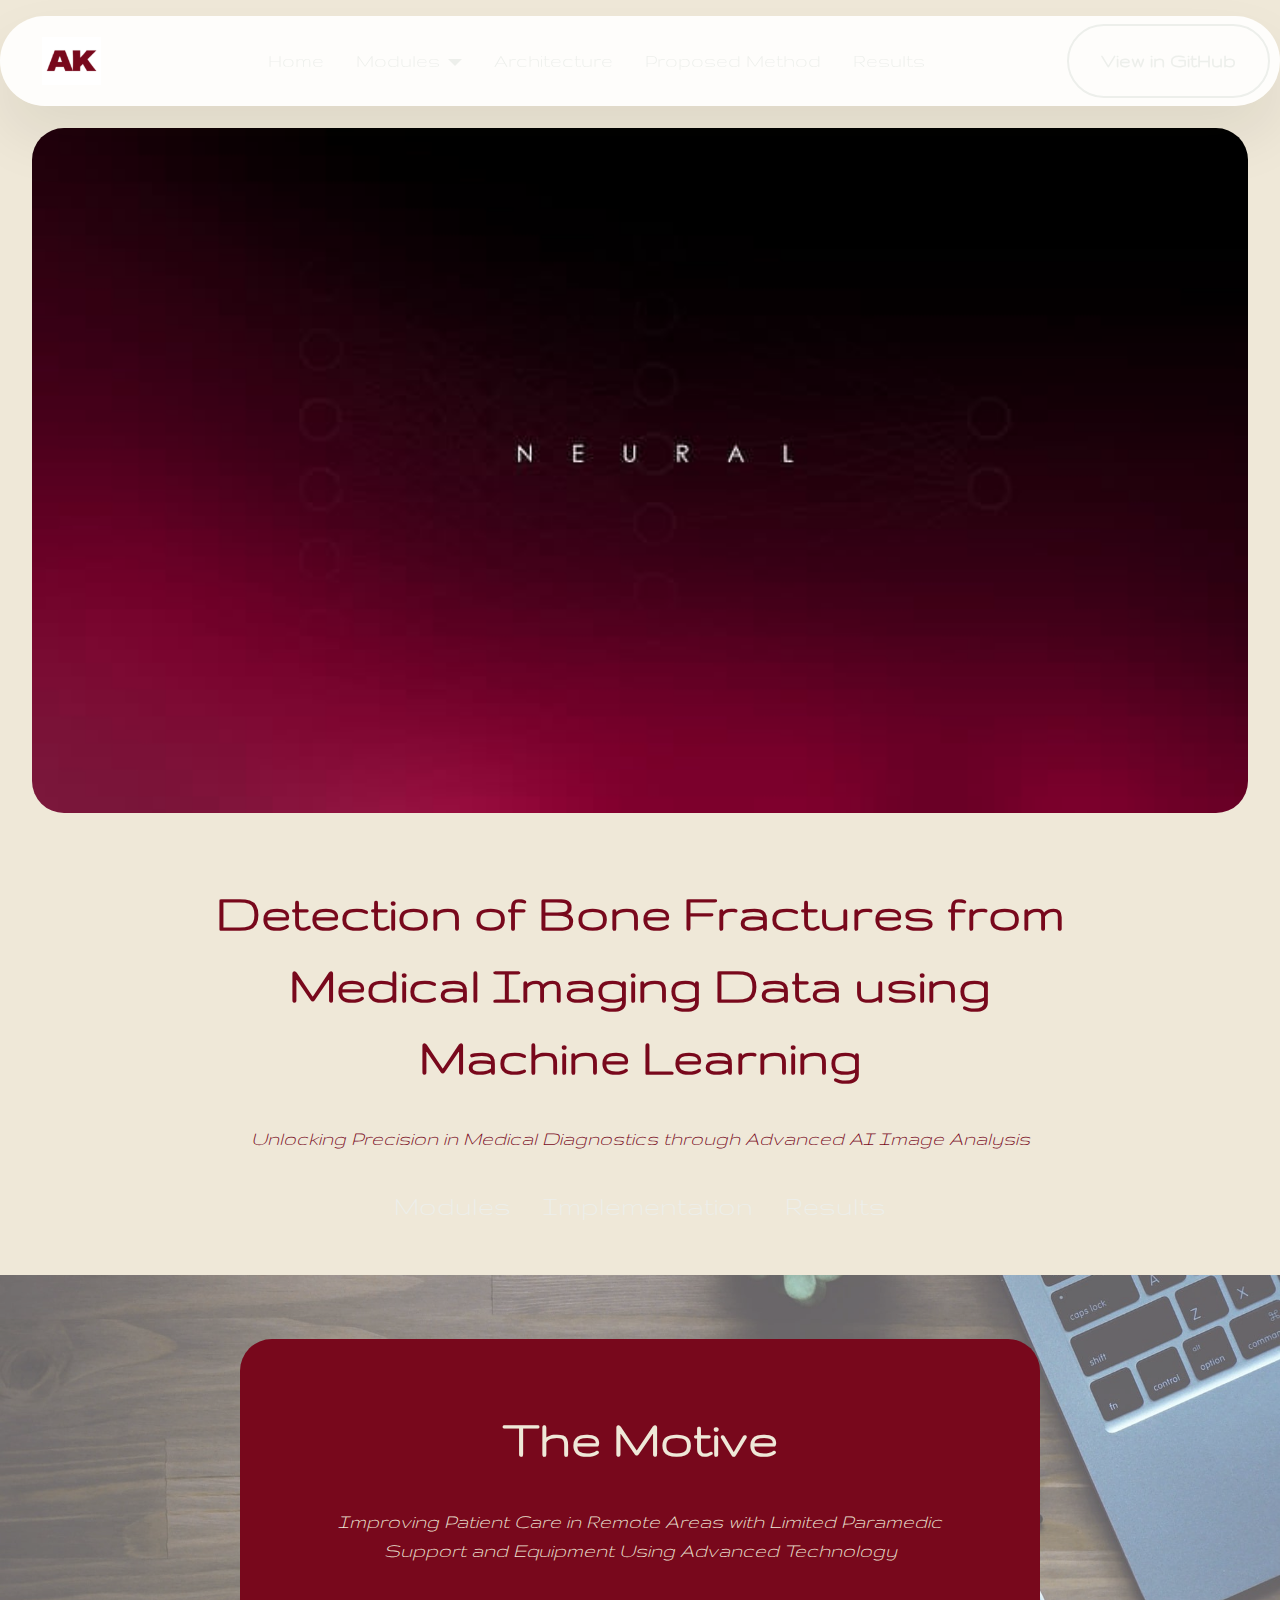
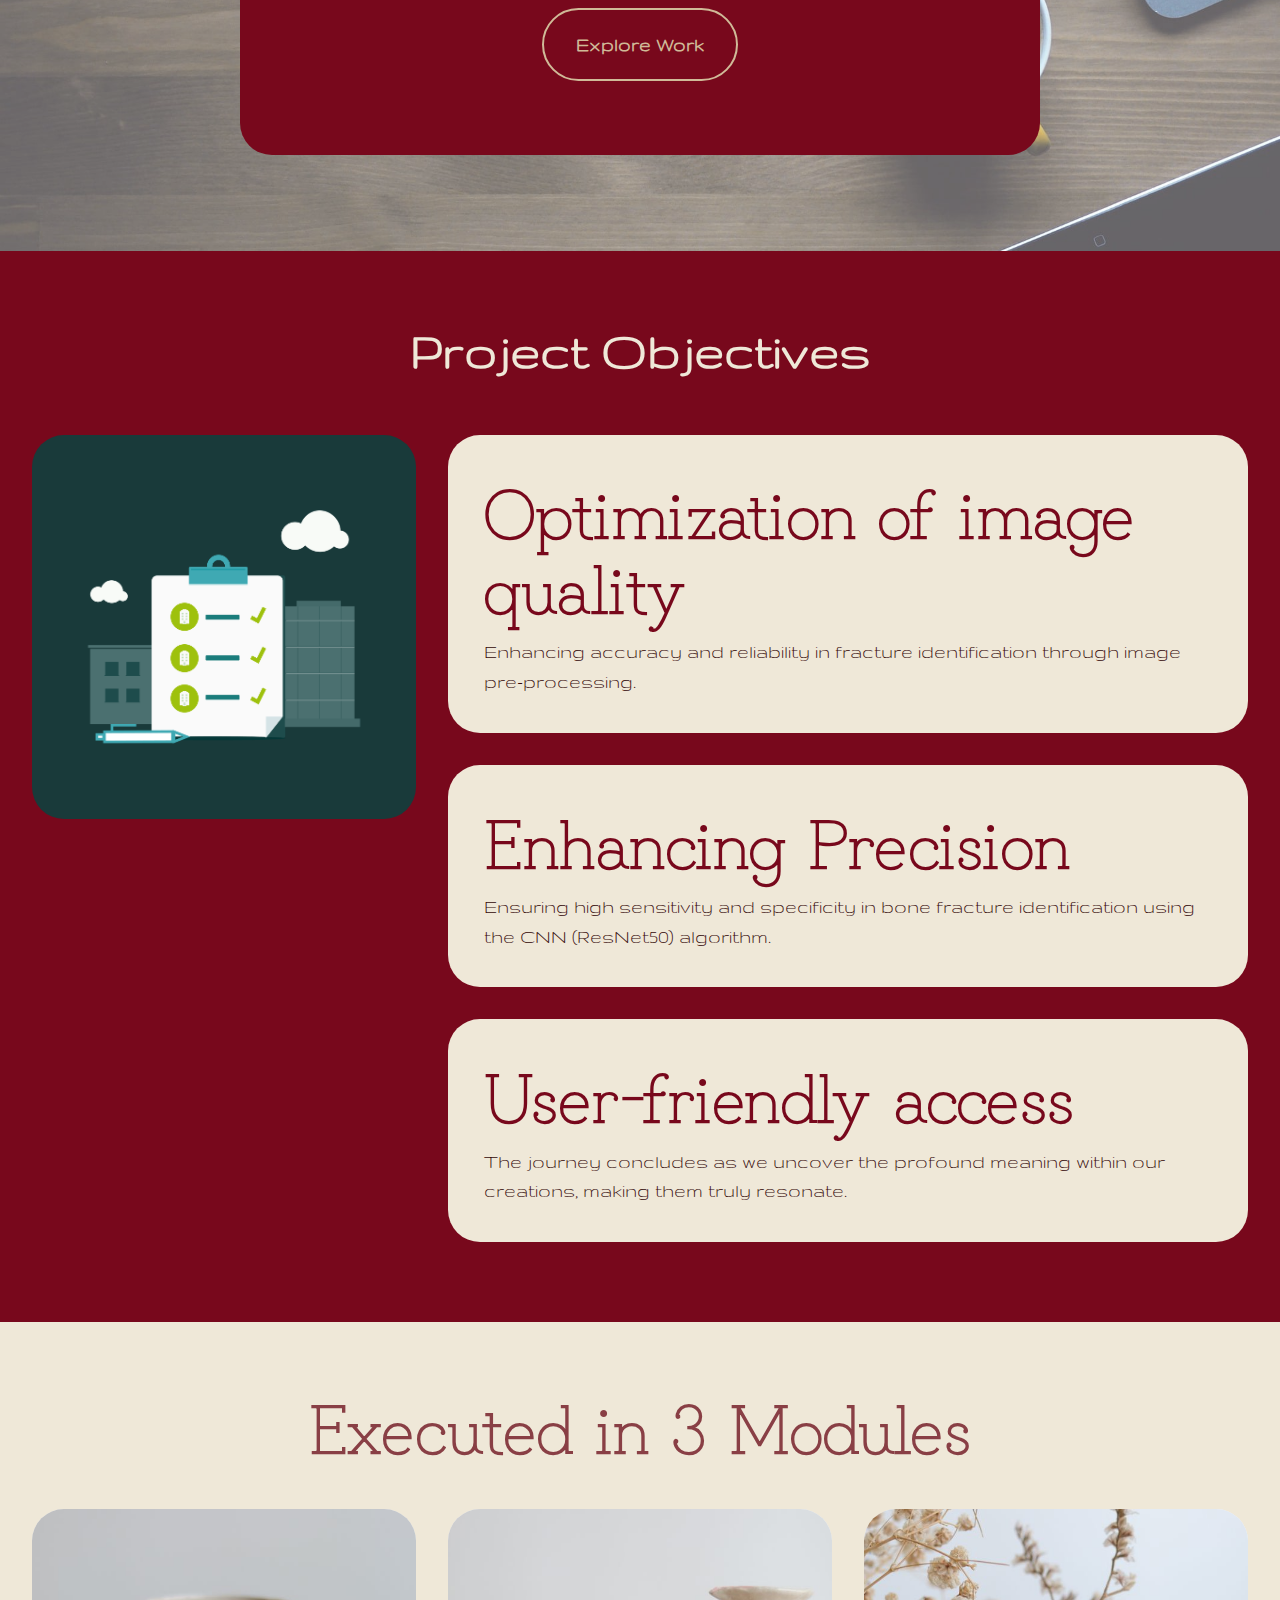
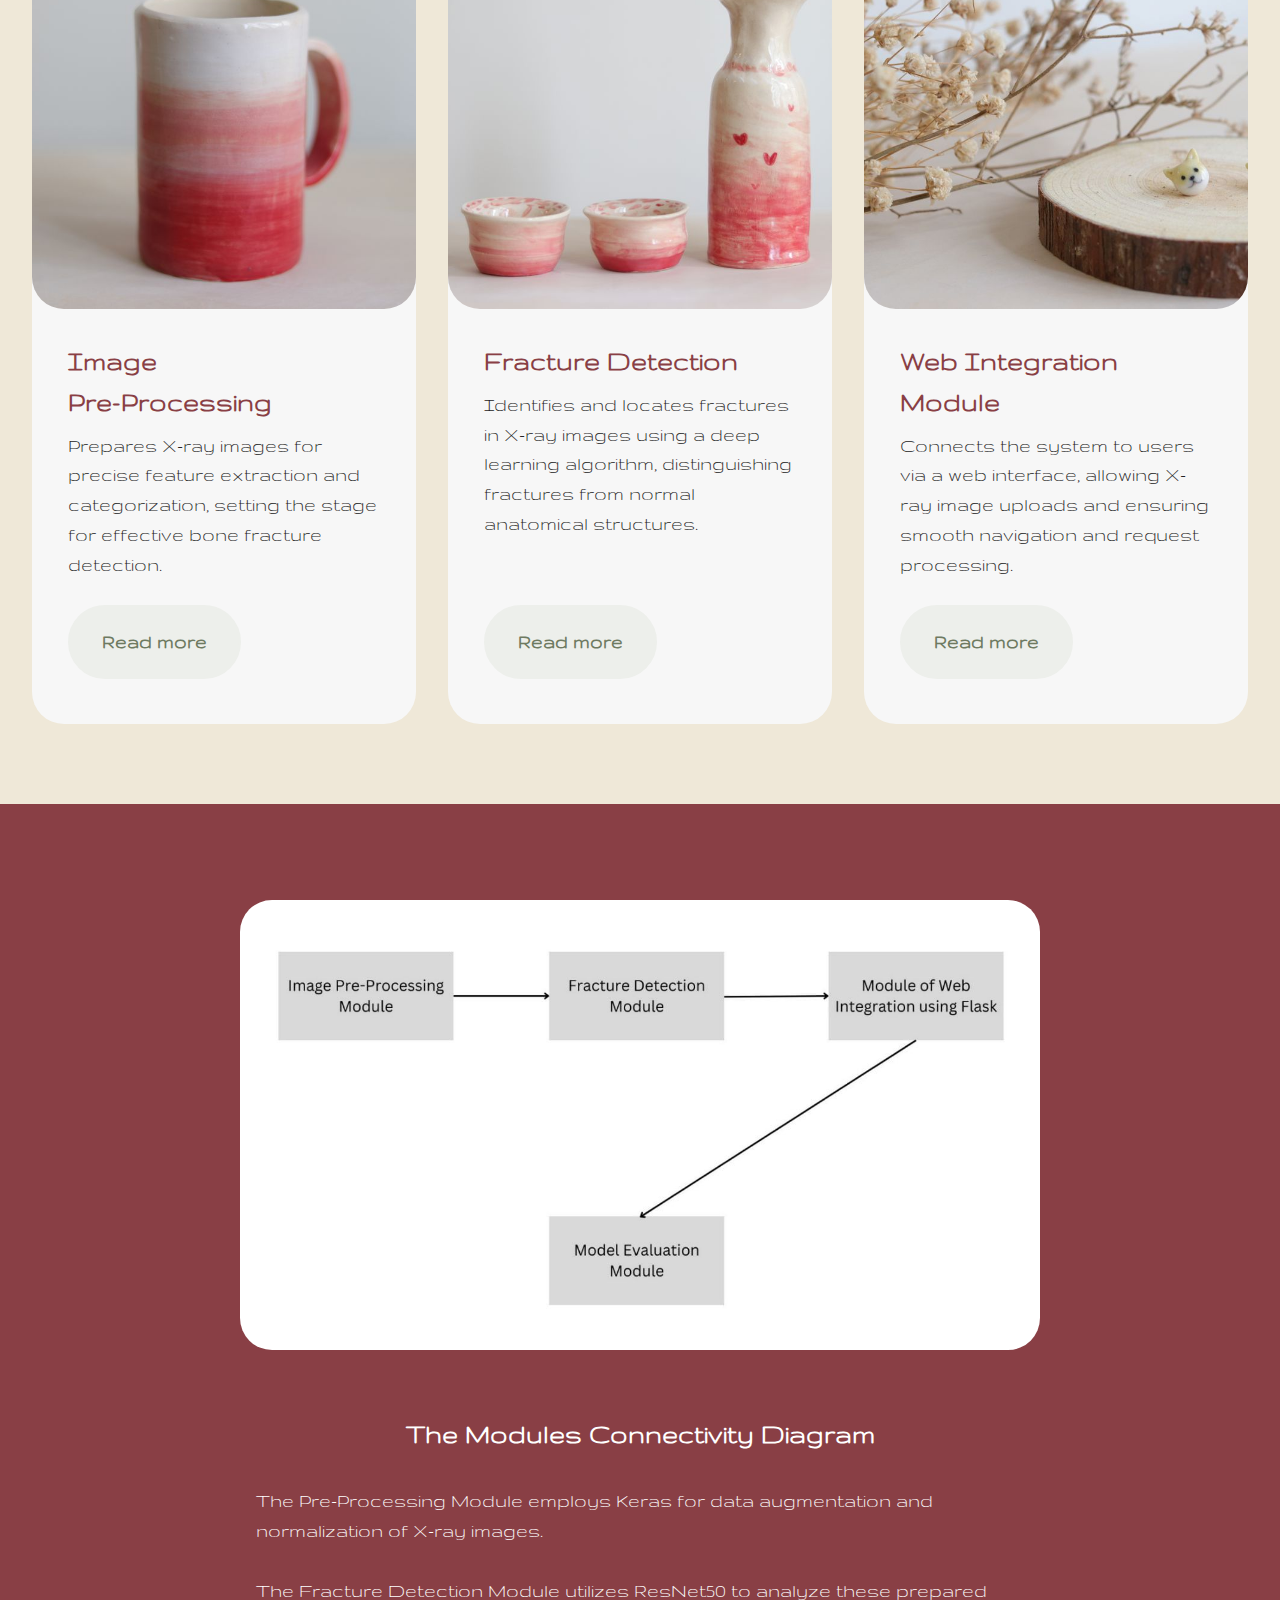
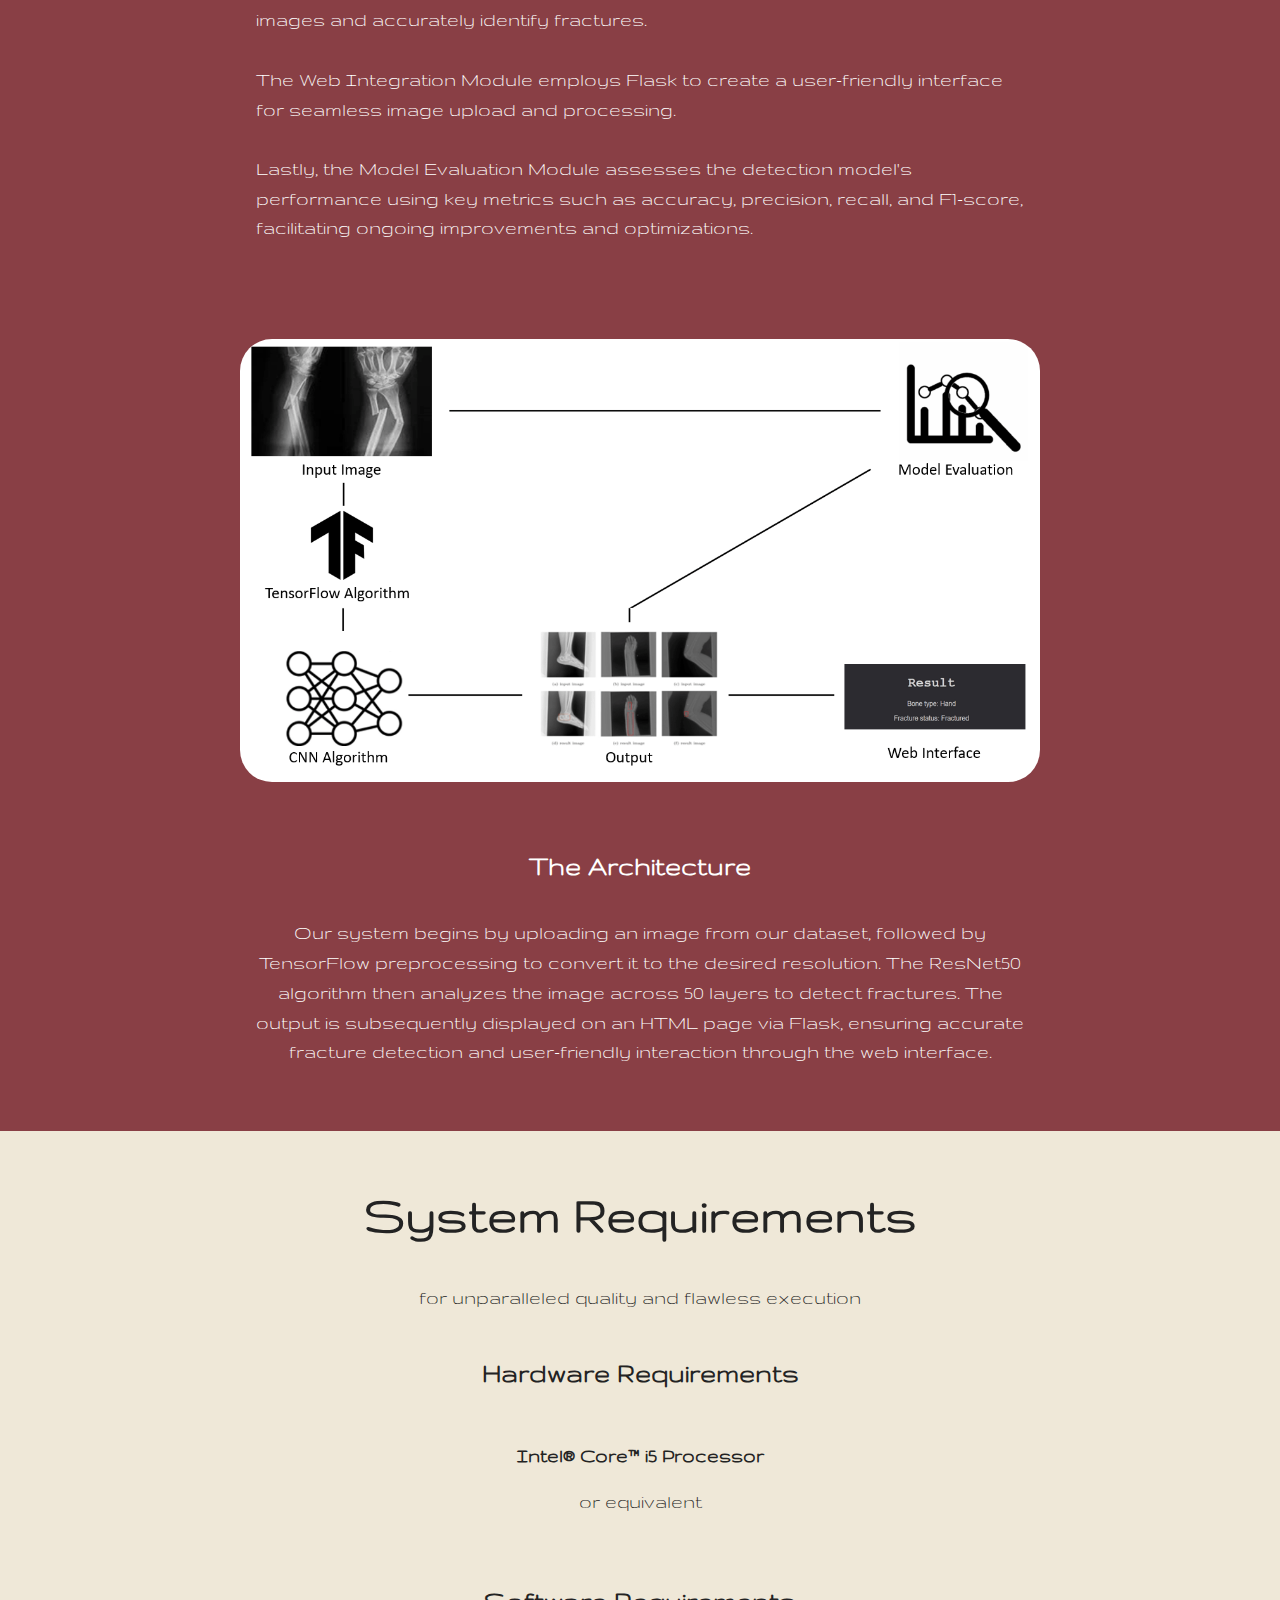
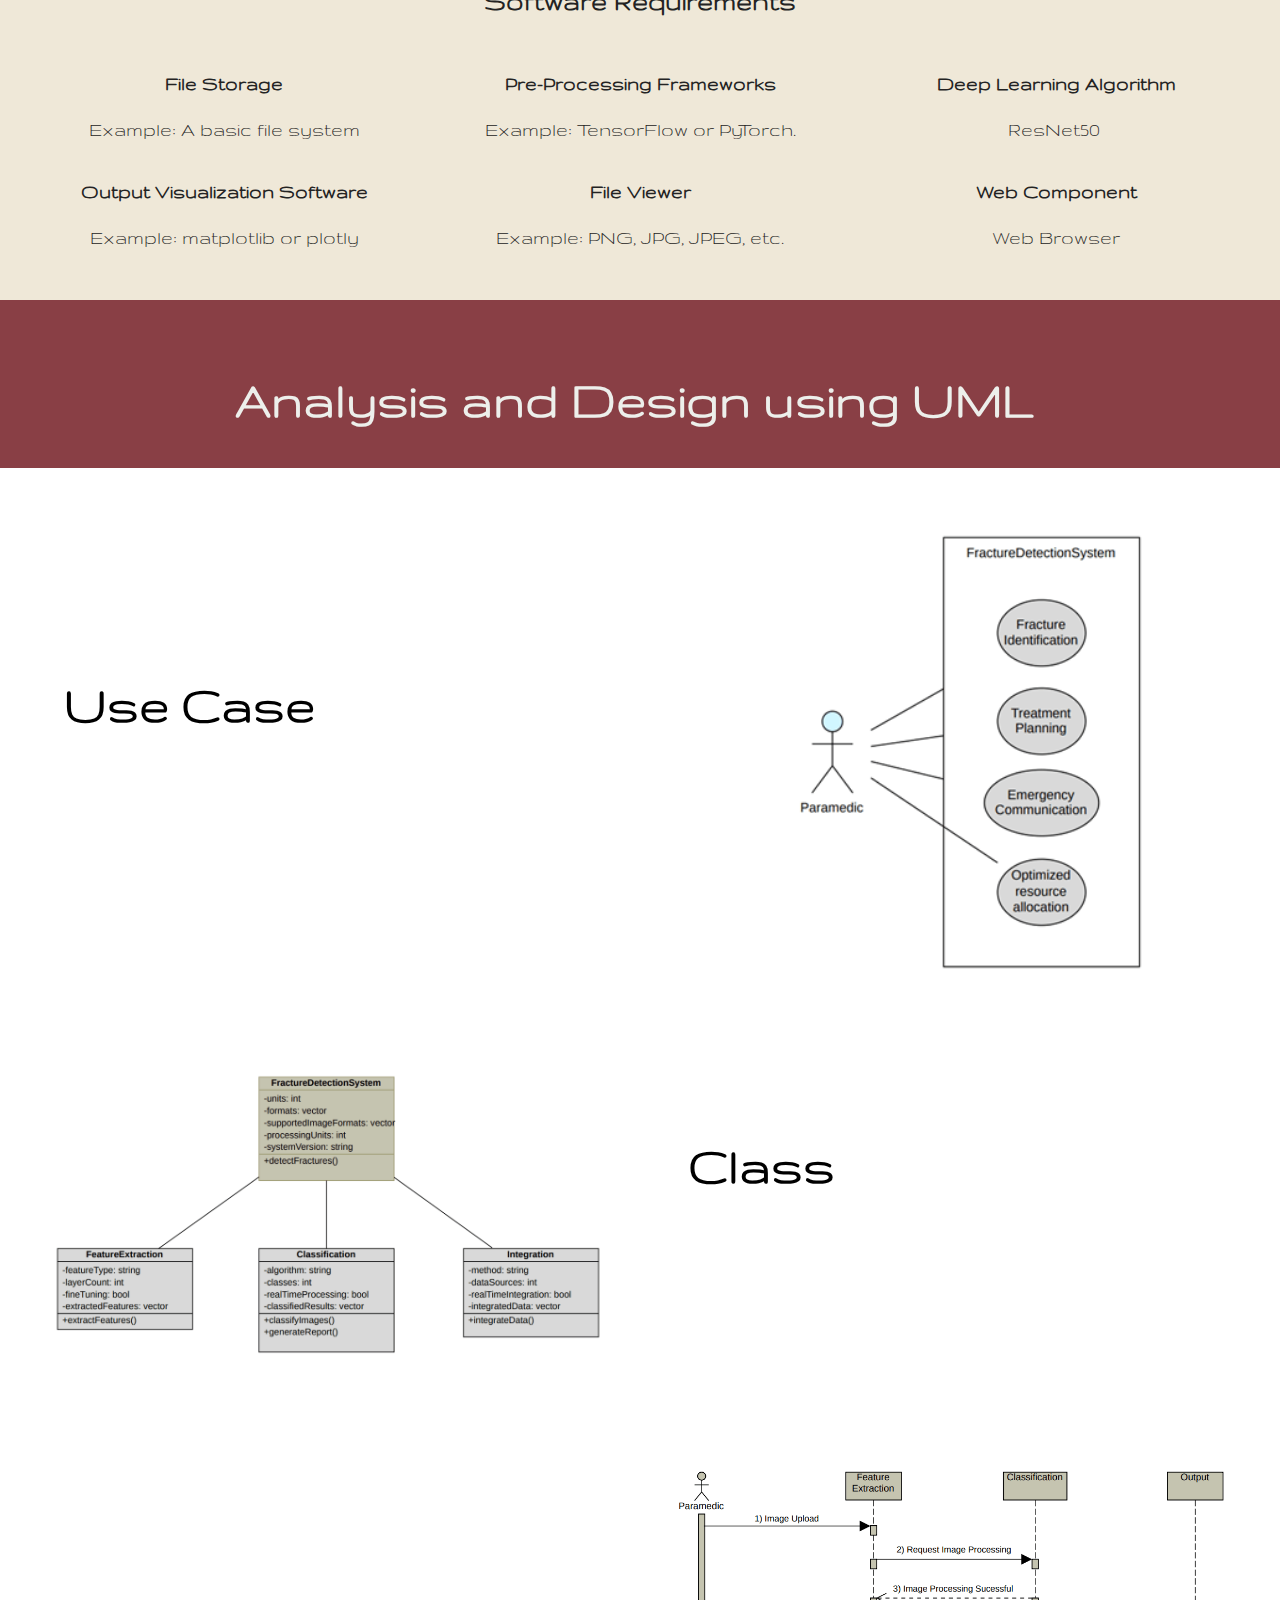
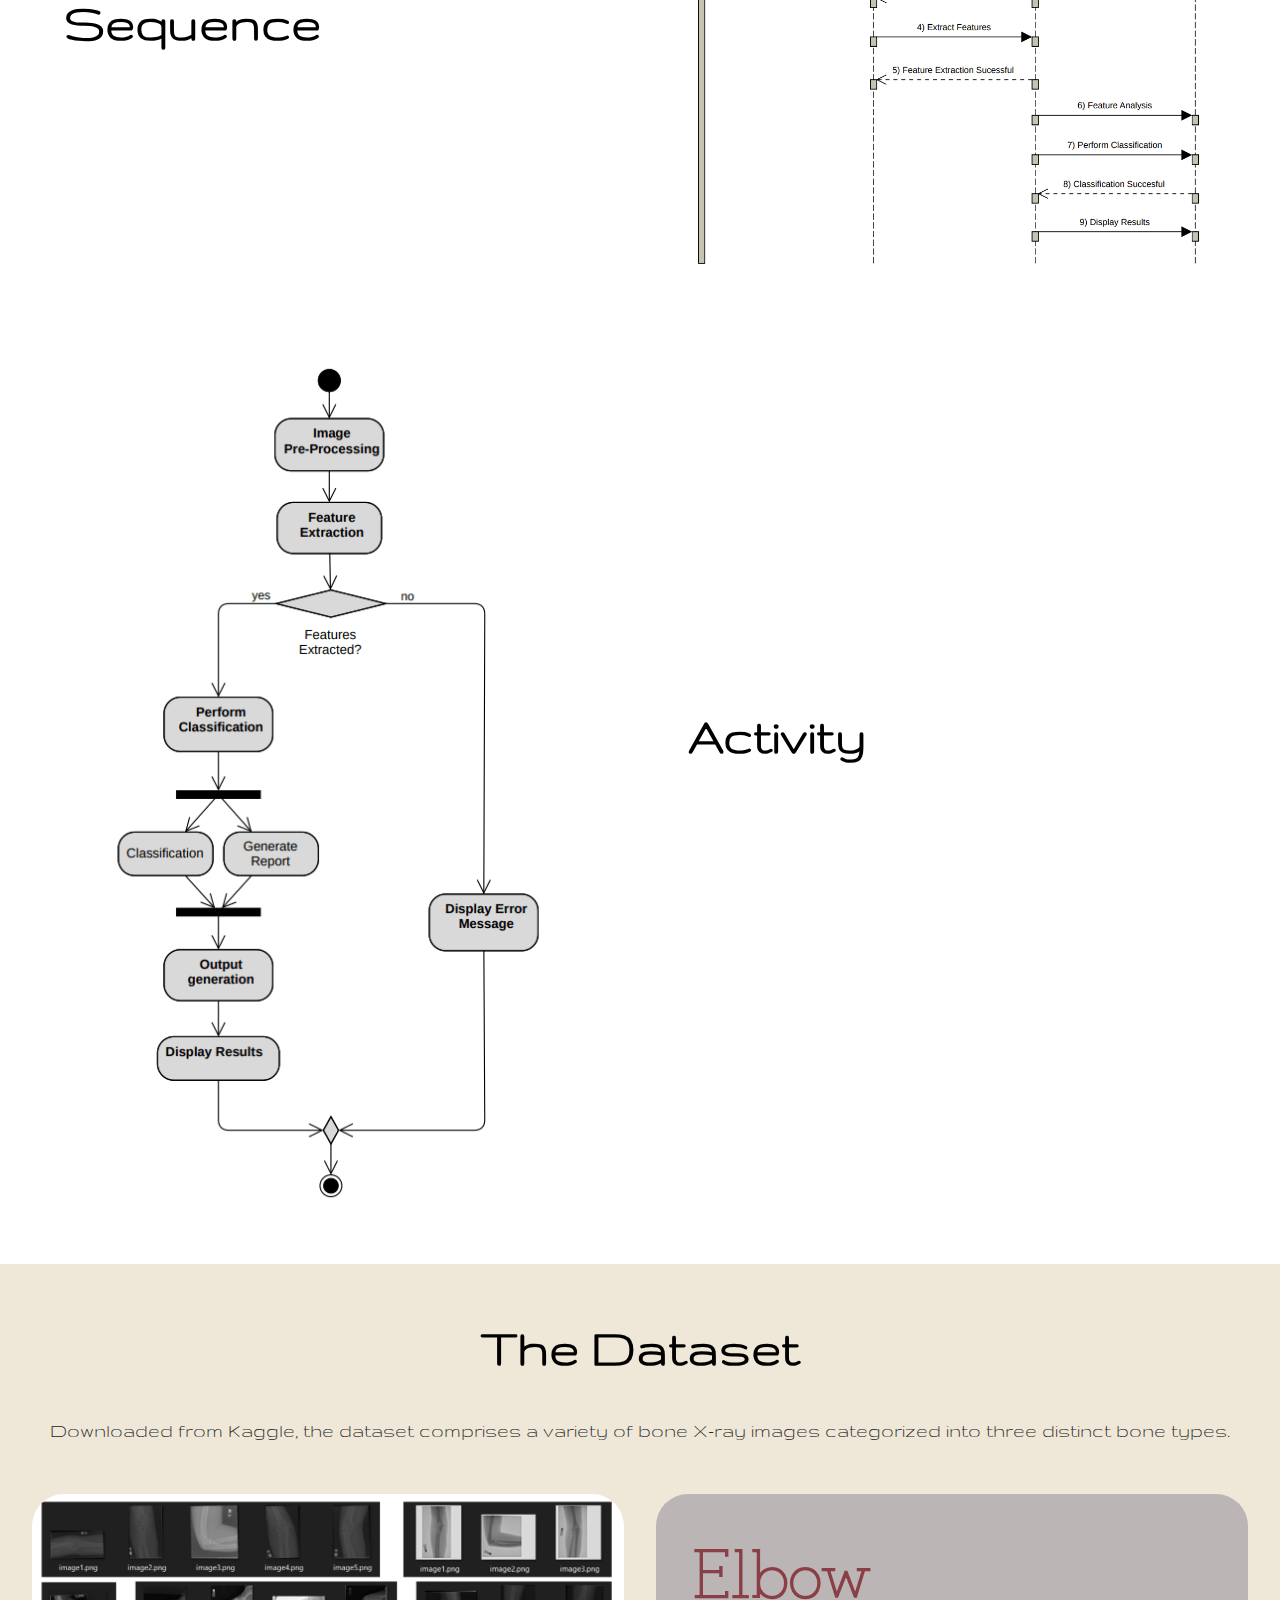
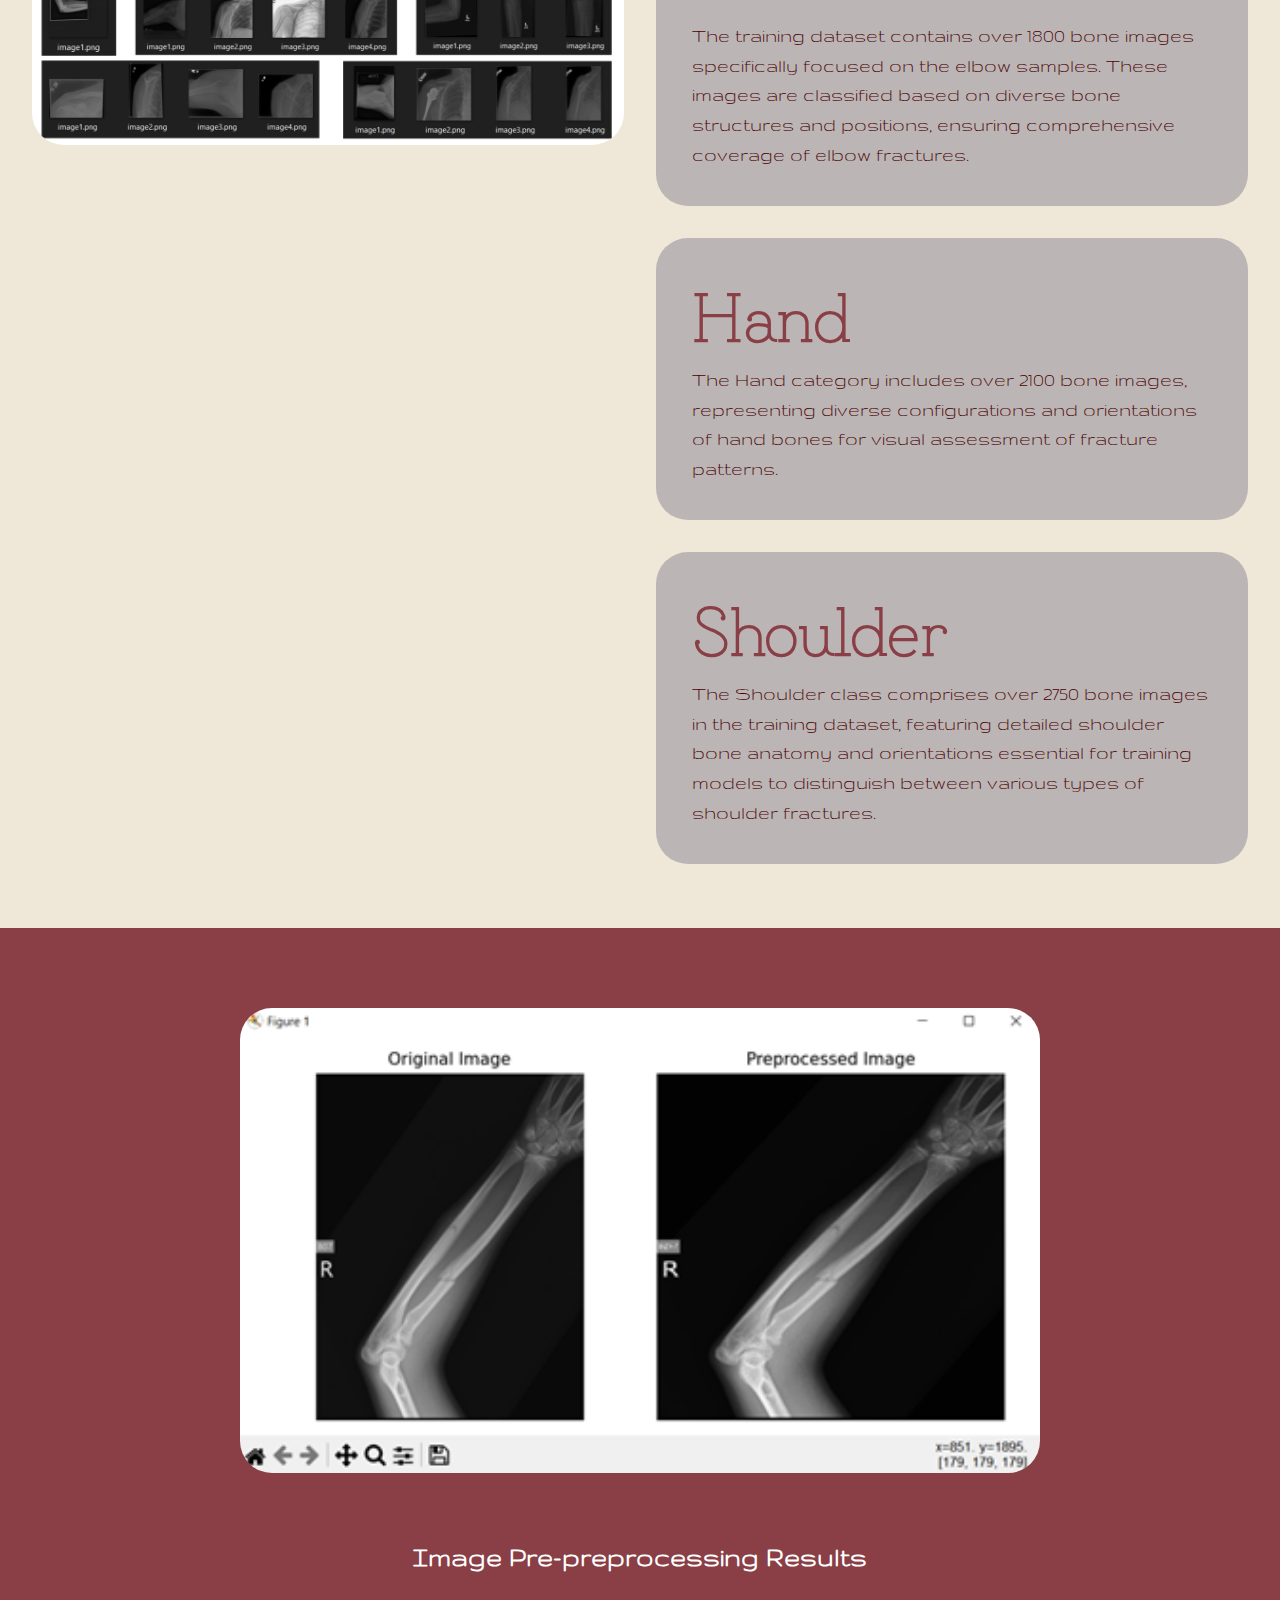
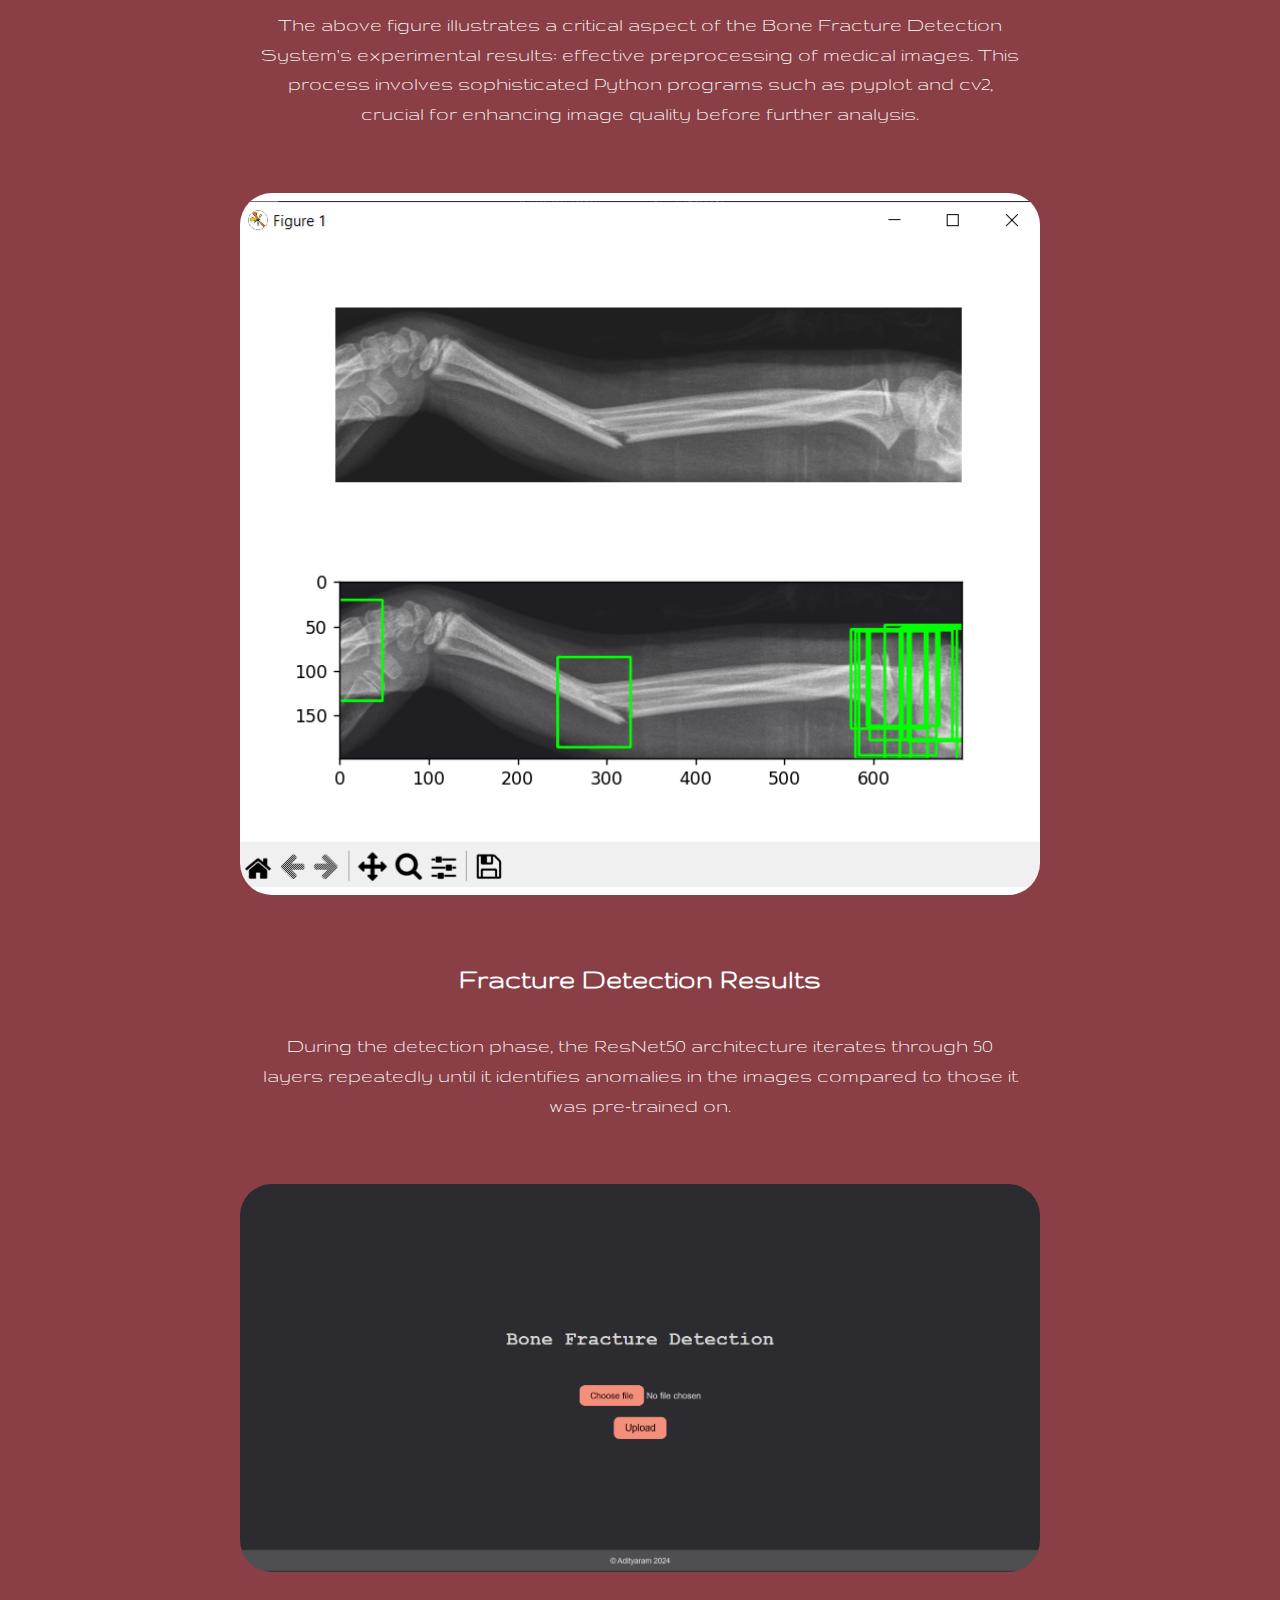
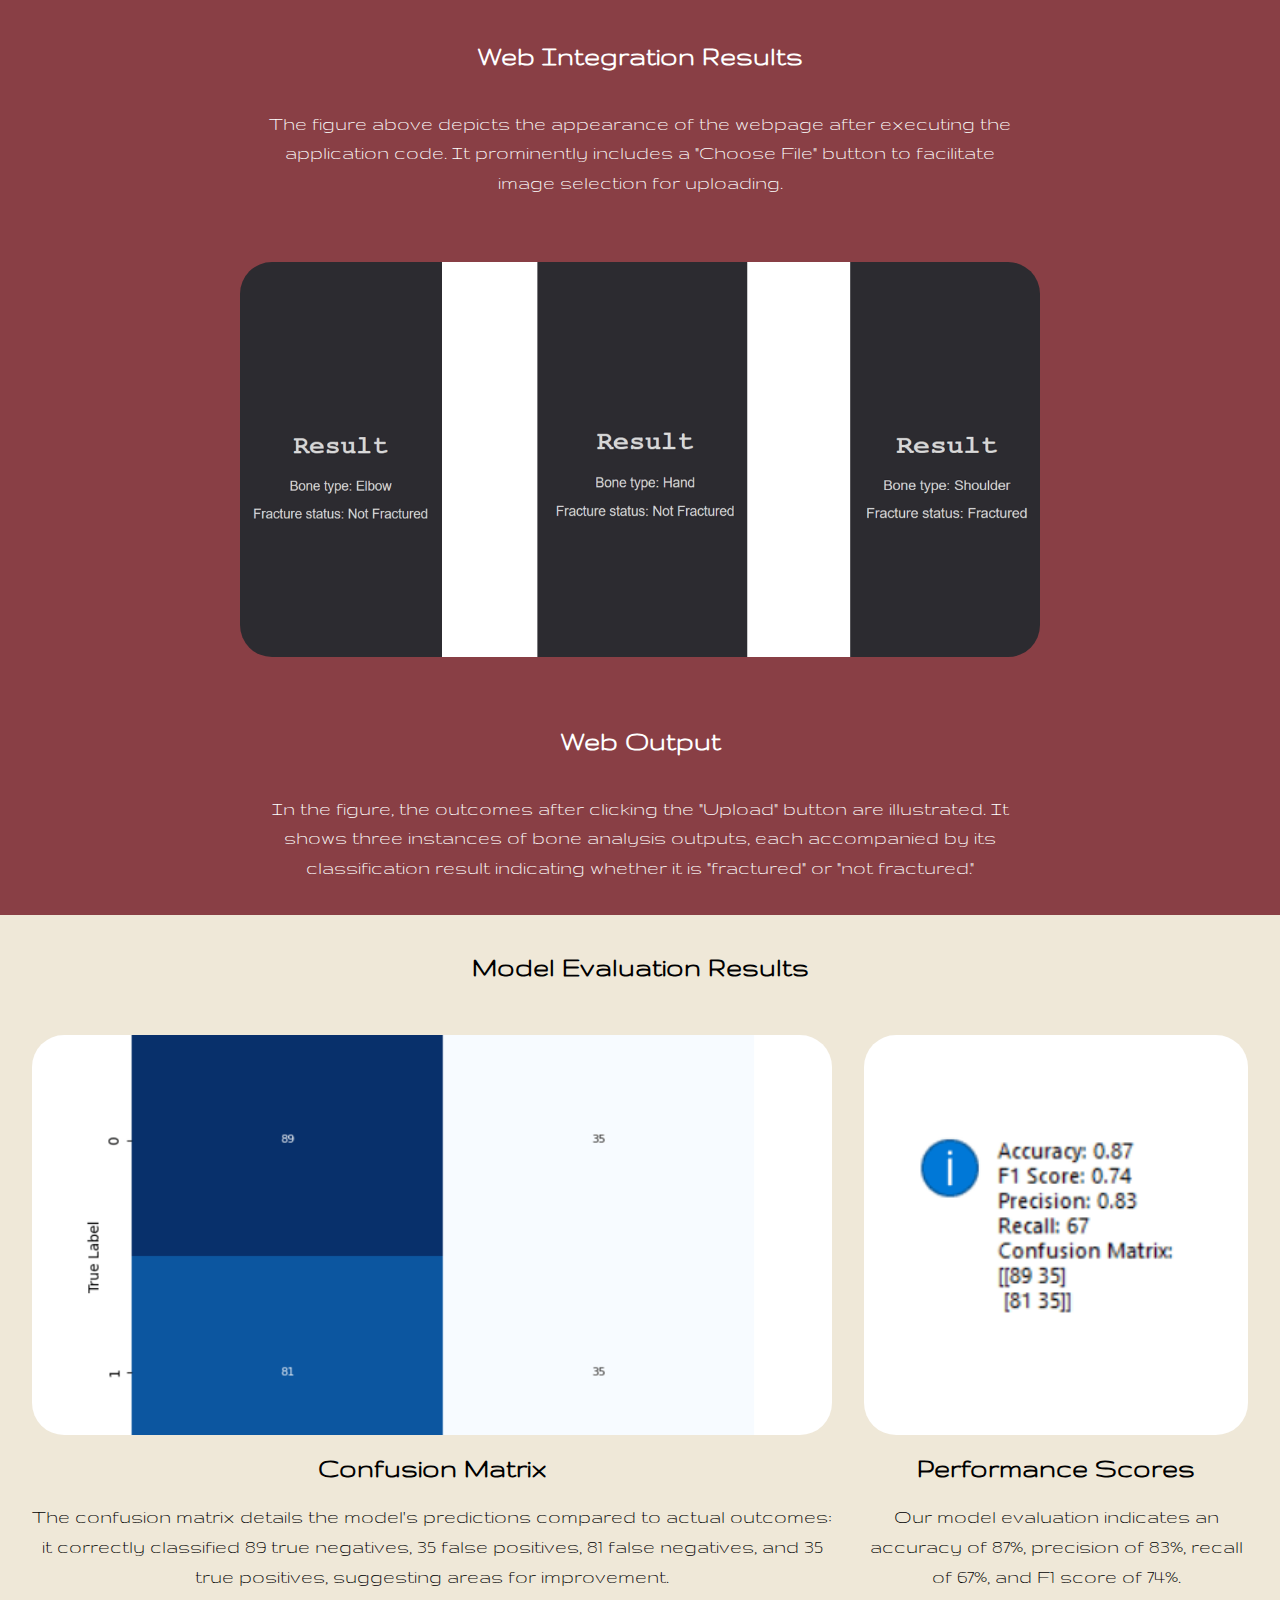
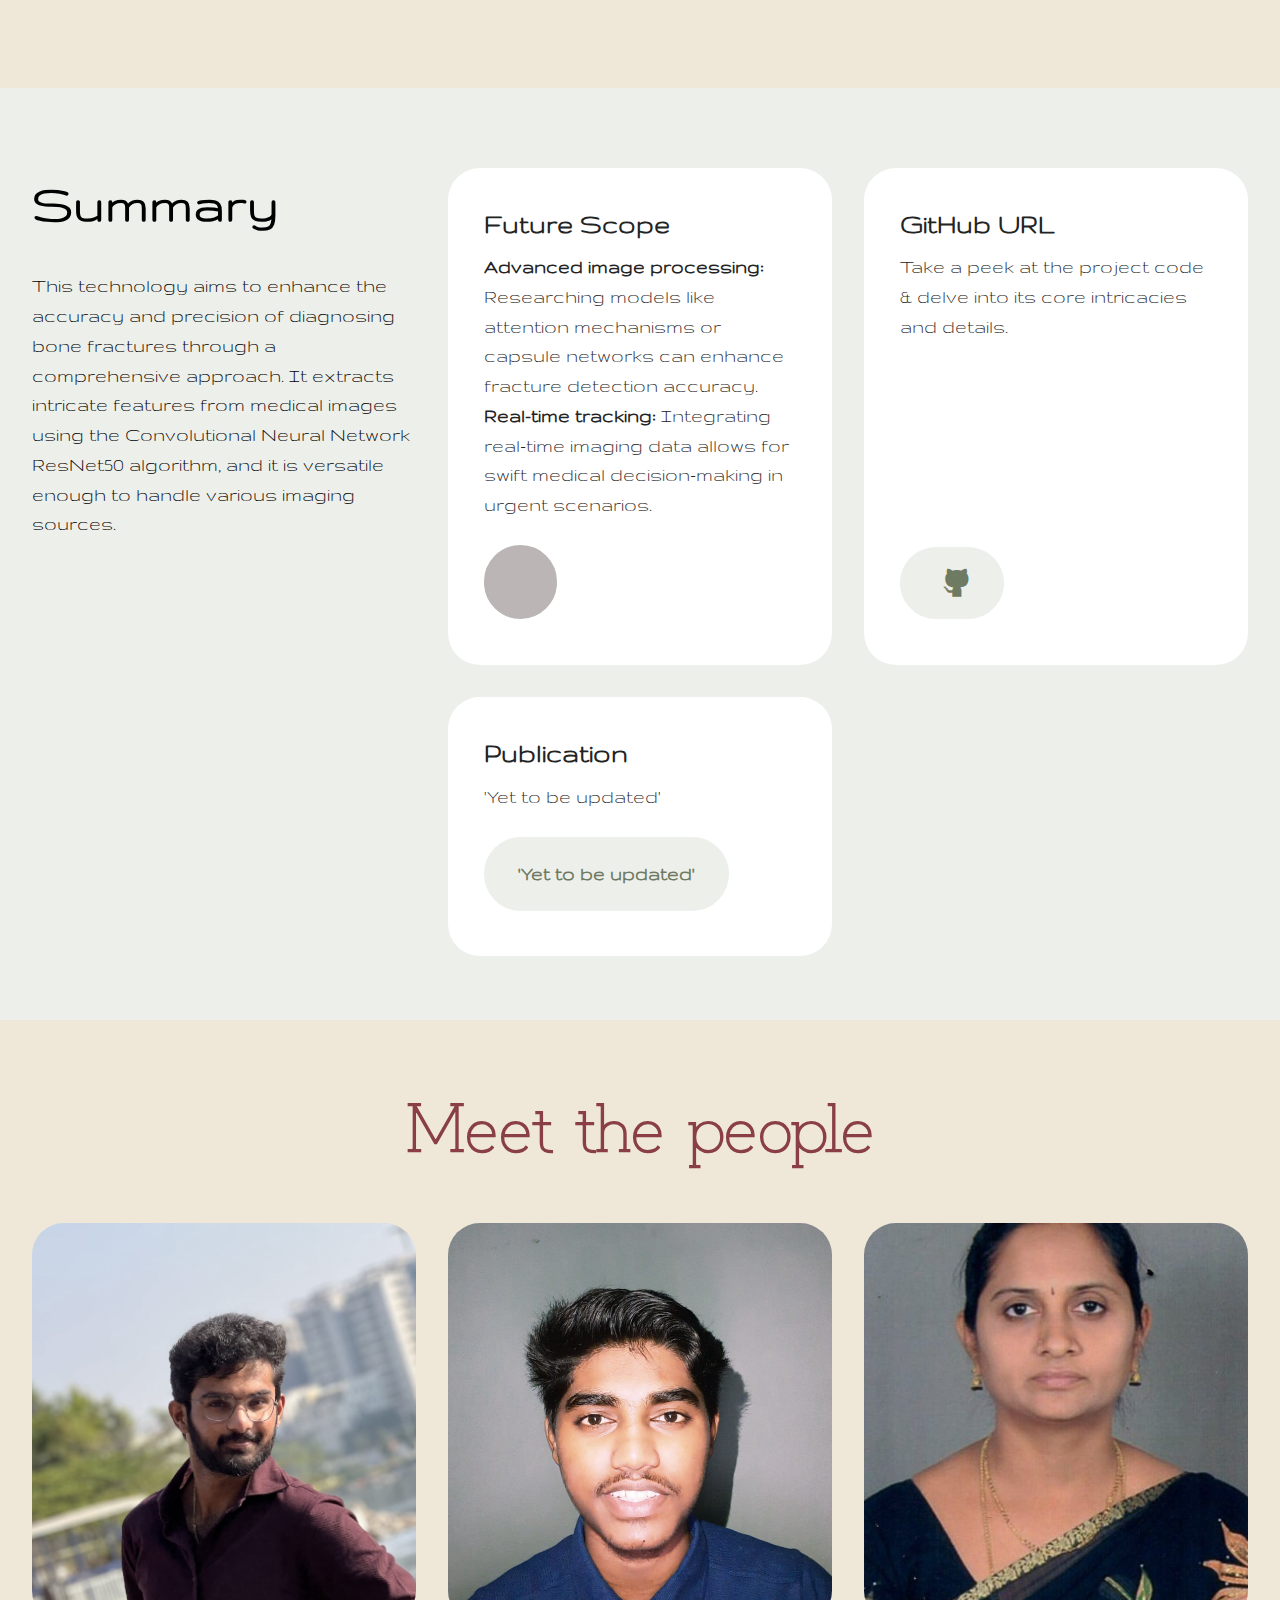
<file: projects.html>
<!DOCTYPE html>
<html  >
<head>
  <!-- Site made with Mobirise Website Builder v5.9.18, https://mobirise.com -->
  <meta charset="UTF-8">
  <meta http-equiv="X-UA-Compatible" content="IE=edge">
  <meta name="generator" content="Mobirise v5.9.18, mobirise.com">
  <meta name="viewport" content="width=device-width, initial-scale=1, minimum-scale=1">
  <link rel="shortcut icon" href="assets/images/file-2024-06-30-20.03.31-164x27.png" type="image/x-icon">
  <meta name="description" content="">
  
  
  <title>Projects</title>
  <link rel="stylesheet" href="assets/web/assets/mobirise-icons2/mobirise2.css">
  <link rel="stylesheet" href="assets/bootstrap/css/bootstrap.min.css">
  <link rel="stylesheet" href="assets/bootstrap/css/bootstrap-grid.min.css">
  <link rel="stylesheet" href="assets/bootstrap/css/bootstrap-reboot.min.css">
  <link rel="stylesheet" href="assets/dropdown/css/style.css">
  <link rel="stylesheet" href="assets/socicon/css/styles.css">
  <link rel="stylesheet" href="assets/theme/css/style.css">
  <link rel="preload" href="https://fonts.googleapis.com/css?family=Grandiflora+One:400&display=swap" as="style" onload="this.onload=null;this.rel='stylesheet'">
  <noscript><link rel="stylesheet" href="https://fonts.googleapis.com/css?family=Grandiflora+One:400&display=swap"></noscript>
  <link rel="preload" href="https://fonts.googleapis.com/css?family=Gruppo:400&display=swap" as="style" onload="this.onload=null;this.rel='stylesheet'">
  <noscript><link rel="stylesheet" href="https://fonts.googleapis.com/css?family=Gruppo:400&display=swap"></noscript>
  <link rel="preload" as="style" href="assets/mobirise/css/mbr-additional.css?v=MagFn5"><link rel="stylesheet" href="assets/mobirise/css/mbr-additional.css?v=MagFn5" type="text/css">

  
  
  
</head>
<body>
  
  <section data-bs-version="5.1" class="menu menu1 cid-tJGsCG1vVL" once="menu" id="menu01-1">
	

	<nav class="navbar navbar-dropdown navbar-fixed-top navbar-expand-lg">
		<div class="container">
			<div class="navbar-brand">
				<span class="navbar-logo">
					<a href="https://mobiri.se">
						<img src="assets/images/file-2024-07-01-20.02.00-101x81.png" alt="Mobirise Website Builder" style="height: 3rem;">
					</a>
				</span>
				
			</div>
			<button class="navbar-toggler" type="button" data-toggle="collapse" data-bs-toggle="collapse" data-target="#navbarSupportedContent" data-bs-target="#navbarSupportedContent" aria-controls="navbarNavAltMarkup" aria-expanded="false" aria-label="Toggle navigation">
				<div class="hamburger">
					<span></span>
					<span></span>
					<span></span>
					<span></span>
				</div>
			</button>
			<div class="collapse navbar-collapse" id="navbarSupportedContent">
				<ul class="navbar-nav nav-dropdown" data-app-modern-menu="true"><li class="nav-item">
						<a class="nav-link link text-primary display-4" href="index.html#header07-3">Home</a>
					</li>
					<li class="nav-item dropdown">
						<a class="nav-link link text-primary dropdown-toggle display-4" href="index.html#features04-5" aria-expanded="false" data-toggle="dropdown-submenu" data-bs-toggle="dropdown" data-bs-auto-close="outside">Modules</a><div class="dropdown-menu" aria-labelledby="dropdown-950"><a class="text-primary dropdown-item display-4" href="Projects.html#features04-3">Image Pre-Processing</a><a class="text-primary dropdown-item display-4" href="Projects.html#features04-3">Fracture Detection</a><a class="text-primary dropdown-item display-4" href="Projects.html#features04-3">Web Integration Module</a></div>
					</li>
					<li class="nav-item"><a class="nav-link link text-primary display-4" href="Projects.html#header16-t">Architecture</a></li><li class="nav-item">
						<a class="nav-link link text-primary display-4" href="Projects.html#features038-f">Proposed Method</a>
					</li><li class="nav-item"><a class="nav-link link text-primary display-4" href="Projects.html#header16-k">Results</a></li></ul>
				
				<div class="navbar-buttons mbr-section-btn"><a class="btn btn-primary-outline display-4" href="https://github.com/adityaram-2003" target="_blank">View in GitHub</a></div>
			</div>
		</div>
	</nav>
</section>

<section data-bs-version="5.1" class="header16 cid-tJGs7X2OSn" id="header16-0">
  

  
  

  <div class="text-center container">
    <div class="row justify-content-center mb-4">
      <div class="col-12 col-lg-12">
        <div class="image-wrap">
          <img src="assets/images/network-nero-neural-deep-learning-hd-wallpaper-preview-728x410.jpg" alt="Mobirise Website Builder">
        </div>
      </div>
    </div>
    <div class="row justify-content-center">
      <div class="col-md-12 col-lg-9">
        <h1 class="mbr-section-title mbr-fonts-style mt-4 display-2"><strong>Detection of Bone Fractures from Medical Imaging Data using Machine Learning</strong></h1>
        <p class="mbr-text mbr-fonts-style mt-4 display-7"><em>Unlocking Precision in Medical Diagnostics through Advanced AI Image Analysis</em></p>
        <div class="row-links mt-4">
          <ul class="header-menu">
            
            
            
            
          <li class="header-menu-item mbr-fonts-style display-5"><a href="Projects.html#features04-3" class="text-primary">Modules</a></li><li class="header-menu-item mbr-fonts-style display-5"><a href="Projects.html#header16-k" class="text-primary">Implementation</a></li><li class="header-menu-item mbr-fonts-style display-5"><a href="Projects.html#features012-q" class="text-primary">Results</a></li></ul>
        </div>
      </div>
    </div>
  </div>
</section>

<section data-bs-version="5.1" class="header14 cid-tJGD1DIY2H" id="header14-2">
	

	
	<div class="mbr-overlay" style="opacity: 0.3; background-color: rgb(255, 255, 255);"></div>
	<div class="container">
		<div class="row justify-content-center">
			<div class="card col-12 col-md-12 col-lg-8">
				<div class="card-wrapper">
					<div class="card-box align-center">
						<h1 class="card-title mbr-fonts-style mb-4 display-2"><strong>The Motive</strong></h1>
						<p class="mbr-text mbr-fonts-style mb-4 display-7"><em>Improving Patient Care in Remote Areas with Limited Paramedic Support and Equipment Using Advanced Technology</em></p>
						<div class="mbr-section-btn mt-4"><a class="btn btn-success-outline display-7" href="Projects.html#features028-s">Explore Work</a></div>
					</div>
				</div>
			</div>
		</div>
	</div>
</section>

<section data-bs-version="5.1" class="features028 cid-uhirr5w3R9" id="features028-s">
	

	
	
	<div class="container">
		<div class="row justify-content-center">
			<div class="col-md-12 content-head mb-5">
				<h1 class="mbr-section-title mbr-fonts-style mb-0 display-2">
					<strong>Project Objectives</strong></h1>
				
			</div>
		</div>


		<div class="row justify-content-center  blockContent">

			<div class="col-12 col-lg">


				<div class="item features-without-image col-12 col-md-12 col-lg-12 active">
					<div class="item-wrapper">
						<div class="item-content">
							<h5 class="mbr-card-title mbr-fonts-style mt-0 mb-3 mbr-number display-1"><strong>Optimization of image quality</strong></h5>
							
							<p class="card-text mbr-fonts-style mt-0 mb-0 display-7">
								Enhancing accuracy and reliability in fracture identification through image pre-processing.
							</p>
							
						</div>

					</div>
				</div>
				<div class="item features-without-image col-12 col-md-12 col-lg-12">
					<div class="item-wrapper">
						<div class="item-content">
							<h5 class="mbr-card-title mbr-fonts-style mt-0 mb-3 mbr-number display-1">
								<strong>Enhancing Precision</strong></h5>
							
							<p class="card-text mbr-fonts-style mt-0 mb-0 display-7">
								Ensuring high sensitivity and specificity in bone fracture identification using the CNN (ResNet50) algorithm.
							</p>
							
						</div>

					</div>
				</div>
				<div class="item features-without-image col-12 col-md-12 col-lg-12">
					<div class="item-wrapper">
						<div class="item-content">
							<h5 class="mbr-card-title mbr-fonts-style mt-0 mb-3 mbr-number display-1"><strong>User-friendly access&nbsp;</strong></h5>
							
							<p class="card-text mbr-fonts-style mt-0 mb-0 display-7">
								The journey concludes as we uncover the profound meaning within our creations, making them truly resonate.
							</p>
							
						</div>
					</div>
				</div>
			</div>
			<div class="col-12 col-lg-4">
				<div class="image-wrapper">
					<img class="w-100" src="assets/images/mbr-815x815.png" alt="Objectives">
				</div>
			</div>
		</div>
	</div>
</section>

<section data-bs-version="5.1" class="features4 cid-tJGEoKGifq" id="features04-3">
	
	
	<div class="container">
		<div class="mbr-section-head mb-5">
			<h4 class="mbr-section-title mbr-fonts-style align-left mb-3 display-1"><strong>Executed in 3 Modules</strong></h4>
			
			
		</div>
		<div class="row">
			<div class="item features-image col-12 col-md-6 col-lg-4">
				<div class="item-wrapper">
					<div class="item-img">
						<img src="assets/images/clayton-robbins-e3b0j05ic20-unsplash-1.jpg" alt="Mobirise Website Builder">
					</div>
					<div class="item-content">
						<h5 class="item-title mbr-fonts-style display-5"><strong>Image </strong><br><strong>Pre-Processing</strong></h5>
						
						<p class="mbr-text mbr-fonts-style display-7">Prepares X-ray images for precise feature extraction and categorization, setting the stage for effective bone fracture detection.<br></p>
						<div class="mbr-section-btn item-footer"><a href="Projects.html#header16-k" class="btn item-btn btn-primary display-7">Read more</a></div>
					</div>

				</div>
			</div>
			<div class="item features-image col-12 col-md-6 col-lg-4">
				<div class="item-wrapper">
					<div class="item-img">
						<img src="assets/images/clayton-robbins-ypynhyr7xrs-unsplash-1.jpg" alt="Mobirise Website Builder">
					</div>
					<div class="item-content">
						<h5 class="item-title mbr-fonts-style display-5">
							<strong>Fracture Detection</strong></h5>
						
						<p class="mbr-text mbr-fonts-style display-7">Identifies and locates fractures in X-ray images using a deep learning algorithm, distinguishing fractures from normal anatomical structures.<br></p>
						<div class="mbr-section-btn item-footer"><a href="Projects.html#header16-l" class="btn item-btn btn-primary display-7">Read more</a></div>
					</div>
				</div>
			</div>
			<div class="item features-image col-12 col-md-6 col-lg-4">
				<div class="item-wrapper">
					<div class="item-img">
						<img src="assets/images/clayton-robbins-kmzrutvsqai-unsplash-1.jpg" alt="Mobirise Website Builder">
					</div>
					<div class="item-content">
						<h5 class="item-title mbr-fonts-style display-5">
							<strong>Web Integration Module</strong></h5>
						
						<p class="mbr-text mbr-fonts-style display-7">Connects the system to users via a web interface, allowing X-ray image uploads and ensuring smooth navigation and request processing.<br>
						</p>
						<div class="mbr-section-btn item-footer"><a href="Projects.html#header16-m" class="btn item-btn btn-primary display-7">Read more</a></div>
					</div>
				</div>
			</div>
			
			
			
		</div>
	</div>
</section>

<section data-bs-version="5.1" class="header16 cid-uhi6PJ1DgJ" id="header16-9">
  

  
  

  <div class="text-center container">
    <div class="row justify-content-center mb-4">
      <div class="col-12 col-lg-8">
        <div class="image-wrap">
          <img src="assets/images/modules-connectivity-diagram-1255x705.jpg" alt="Mobirise Website Builder">
        </div>
      </div>
    </div>
    <div class="row justify-content-center">
      <div class="col-md-12 content-head">
        <h1 class="mbr-section-title mbr-fonts-style mt-4 display-5"><strong>The Modules Connectivity Diagram</strong></h1>
        <p class="mbr-text mbr-fonts-style mt-4 display-7">The Pre-Processing Module employs Keras for data augmentation and normalization of X-ray images.<br> <br>The Fracture Detection Module utilizes ResNet50 to analyze these prepared images and accurately identify fractures.<br> <br>The Web Integration Module employs Flask to create a user-friendly interface for seamless image upload and processing.<br> <br>Lastly, the Model Evaluation Module assesses the detection model's performance using key metrics such as accuracy, precision, recall, and F1-score, facilitating ongoing improvements and optimizations.<br></p>
        
      </div>
    </div>
  </div>
</section>

<section data-bs-version="5.1" class="header16 cid-uhitAsOyuM" id="header16-t">
  

  
  

  <div class="text-center container">
    <div class="row justify-content-center mb-4">
      <div class="col-12 col-lg-8">
        <div class="image-wrap">
          <img src="assets/images/archdiag-1264x699.png" alt="Mobirise Website Builder">
        </div>
      </div>
    </div>
    <div class="row justify-content-center">
      <div class="col-md-12 content-head">
        <h1 class="mbr-section-title mbr-fonts-style mt-4 display-5">
          <strong>The Architecture</strong></h1>
        <p class="mbr-text mbr-fonts-style mt-4 display-7">
          Our system begins by uploading an image from our dataset, followed by TensorFlow preprocessing to convert it to the desired resolution. The ResNet50 algorithm then analyzes the image across 50 layers to detect fractures. The output is subsequently displayed on an HTML page via Flask, ensuring accurate fracture detection and user-friendly interaction through the web interface.
        </p>
        
      </div>
    </div>
  </div>
</section>

<section data-bs-version="5.1" class="article11 cid-uhi7Oj3l4Q" id="article11-e">
    

    
    
    <div class="container">
        <div class="row justify-content-center">
            <div class="title col-md-12 col-lg-10">
                <h3 class="mbr-section-title mbr-fonts-style align-center mt-0 mb-0 display-2">
                <strong>System Requirements</strong></h3>
                <h4 class="mbr-section-subtitle align-center mbr-fonts-style mt-4 display-7">for unparalleled quality and flawless execution</h4>
                
            </div>
        </div>
    </div>
</section>

<section data-bs-version="5.1" class="features033 cid-uhi7ITvs90" id="features033-c">
	

	
	
	<div class="container">
		<div class="row justify-content-center">
			<div class="col-12 content-head">
				<div class="mbr-section-head mb-5">
					<h4 class="mbr-section-title mbr-fonts-style align-center mb-0 display-5">
						<strong>Hardware Requirements</strong></h4>
					
				</div>
			</div>
		</div>
		<div class="row justify-content-center">
			<div class="item features-without-image col-12 col-lg-4 active">
				<div class="item-wrapper">
					
					<div class="card-box">
						<h4 class="card-title mbr-fonts-style mb-0 display-7"><strong>Intel® Core™ i5 Processor</strong></h4>
						<h5 class="card-text mbr-fonts-style mt-3 display-7">
							or equivalent</h5>
					</div>
				</div>
			</div>
			
			
			
			
			

			
			
			
		</div>
	</div>
</section>

<section data-bs-version="5.1" class="features033 cid-uhi7JGqQ4T" id="features033-d">
	

	
	
	<div class="container">
		<div class="row justify-content-center">
			<div class="col-12 content-head">
				<div class="mbr-section-head mb-5">
					<h4 class="mbr-section-title mbr-fonts-style align-center mb-0 display-5">
						<strong>Software Requirements</strong></h4>
					
				</div>
			</div>
		</div>
		<div class="row justify-content-center">
			<div class="item features-without-image col-12 col-lg-4 active">
				<div class="item-wrapper">
					
					<div class="card-box">
						<h4 class="card-title mbr-fonts-style mb-0 display-7">
							<strong>File Storage</strong></h4>
						<h5 class="card-text mbr-fonts-style mt-3 display-7">
							<div>Example: A basic file system</div>
						</h5>
					</div>
				</div>
			</div>
			<div class="item features-without-image col-12 col-lg-4">
				<div class="item-wrapper">
					
					<div class="card-box">
						<h4 class="card-title mbr-fonts-style mb-0 display-7">
							<strong>Pre-Processing Frameworks</strong></h4>
						<h5 class="card-text mbr-fonts-style mt-3 display-7">Example: TensorFlow or PyTorch.</h5>
					</div>
				</div>
			</div>
			<div class="item features-without-image col-12 col-lg-4">
				<div class="item-wrapper">
					
					<div class="card-box">
						<h4 class="card-title mbr-fonts-style mb-0 display-7">
							<strong>Deep Learning Algorithm</strong></h4>
						<h5 class="card-text mbr-fonts-style mt-3 display-7">ResNet50&nbsp;</h5>
					</div>
				</div>
			</div>
			<div class="item features-without-image col-12 col-lg-4">
				<div class="item-wrapper">
					
					<div class="card-box">
						<h4 class="card-title mbr-fonts-style mb-0 display-7"><strong>Output Visualization Software</strong></h4>
						<h5 class="card-text mbr-fonts-style mt-3 display-7">
							Example: matplotlib or plotly</h5>
					</div>
				</div>
			</div>
			<div class="item features-without-image col-12 col-lg-4">
				<div class="item-wrapper">
					
					<div class="card-box">
						<h4 class="card-title mbr-fonts-style mb-0 display-7">
							<strong>File Viewer</strong></h4>
						<h5 class="card-text mbr-fonts-style mt-3 display-7">Example: PNG, JPG, JPEG, etc.</h5>
					</div>
				</div>
			</div>
			<div class="item features-without-image col-12 col-lg-4">
				<div class="item-wrapper">
					
					<div class="card-box">
						<h4 class="card-title mbr-fonts-style mb-0 display-7">
							<strong>Web Component</strong></h4>
						<h5 class="card-text mbr-fonts-style mt-3 display-7">
							Web Browser</h5>
					</div>
				</div>
			</div>

			
			
			
		</div>
	</div>
</section>

<section data-bs-version="5.1" class="article11 cid-uhib2TdYrK" id="article11-h">
    

    
    
    <div class="container">
        <div class="row justify-content-center">
            <div class="title col-md-12 col-lg-10">
                <h3 class="mbr-section-title mbr-fonts-style align-center mt-0 mb-0 display-2"><strong>Analysis and Design using UML&nbsp;</strong></h3>
                
                
            </div>
        </div>
    </div>
</section>

<section data-bs-version="5.1" class="features38 cid-uhiaTTCZV6" id="features038-f">
    

    
    

    <div class="container">
        <div class="row justify-content-center">
            <div class="col-12 col-md-12 col-lg">
                <div class="text-wrapper align-left">
                    <h1 class="mbr-section-title mbr-fonts-style mb-4 display-2">
                        <strong>Use Case</strong></h1>
                    <p class="mbr-text align-left mbr-fonts-style mb-4 display-7"><br>
                    </p>
                    
                </div>
            </div>
            <div class="col-12 col-md-12 col-lg-6 image-wrapper">
                <img class="w-100" src="assets/images/use-case-477x380.png" alt="Mobirise Website Builder">
            </div>
        </div>
        <div class="row row-reverse justify-content-center">

            <div class="col-12 col-md-12 col-lg">
                <div class="text-wrapper align-left">
                    <h1 class="mbr-section-title mbr-fonts-style mb-4 display-2"><strong>Class</strong></h1>
                    <p class="mbr-text align-left mbr-fonts-style mb-4 display-7">&nbsp;</p>
                    
                </div>
            </div>
            <div class="col-12 col-md-12 col-lg-6 image-wrapper">
                <img class="w-100" src="assets/images/class-1256x683.png" alt="Mobirise Website Builder">
            </div>
        </div>
        
    </div>
</section>

<section data-bs-version="5.1" class="features38 cid-uhiaVg0Pw4" id="features038-g">
    

    
    

    <div class="container">
        <div class="row justify-content-center">
            <div class="col-12 col-md-12 col-lg">
                <div class="text-wrapper align-left">
                    <h1 class="mbr-section-title mbr-fonts-style mb-4 display-2">
                        <strong>Sequence</strong></h1>
                    <p class="mbr-text align-left mbr-fonts-style mb-4 display-7">&nbsp;</p>
                    
                </div>
            </div>
            <div class="col-12 col-md-12 col-lg-6 image-wrapper">
                <img class="w-100" src="assets/images/sequence-1105x807.png" alt="Mobirise Website Builder">
            </div>
        </div>
        <div class="row row-reverse justify-content-center">

            <div class="col-12 col-md-12 col-lg">
                <div class="text-wrapper align-left">
                    <h1 class="mbr-section-title mbr-fonts-style mb-4 display-2"><strong>Activity</strong></h1>
                    <p class="mbr-text align-left mbr-fonts-style mb-4 display-7">&nbsp;</p>
                    
                </div>
            </div>
            <div class="col-12 col-md-12 col-lg-6 image-wrapper">
                <img class="w-100" src="assets/images/activity-596x872.png" alt="Mobirise Website Builder">
            </div>
        </div>
        
    </div>
</section>

<section data-bs-version="5.1" class="features028 cid-uhicVPytVI" id="features028-i">
	

	
	
	<div class="container">
		<div class="row justify-content-center">
			<div class="col-md-12 content-head mb-5">
				<h1 class="mbr-section-title mbr-fonts-style mb-0 display-2">
					<strong>The Dataset</strong></h1>
				<p class="mbr-text mbr-fonts-style mt-4 mb-0 display-7">
					Downloaded from Kaggle, the dataset comprises a variety of bone X-ray images categorized into three distinct bone types.
				</p>
			</div>
		</div>


		<div class="row justify-content-center  blockContent">

			<div class="col-12 col-lg">


				<div class="item features-without-image col-12 col-md-12 col-lg-12 active">
					<div class="item-wrapper">
						<div class="item-content">
							<h5 class="mbr-card-title mbr-fonts-style mt-0 mb-3 mbr-number display-1"><strong>Elbow</strong></h5>
							
							<p class="card-text mbr-fonts-style mt-0 mb-0 display-7">The training dataset contains over 1800 bone images specifically focused on the elbow samples. These images are classified based on diverse bone structures and positions, ensuring comprehensive coverage of elbow fractures.</p>
							
						</div>

					</div>
				</div>
				<div class="item features-without-image col-12 col-md-12 col-lg-12">
					<div class="item-wrapper">
						<div class="item-content">
							<h5 class="mbr-card-title mbr-fonts-style mt-0 mb-3 mbr-number display-1">
								<strong>Hand</strong></h5>
							
							<p class="card-text mbr-fonts-style mt-0 mb-0 display-7">
								The Hand category includes over 2100 bone images, representing diverse configurations and orientations of hand bones for visual assessment of fracture patterns.
							</p>
							
						</div>

					</div>
				</div>
				<div class="item features-without-image col-12 col-md-12 col-lg-12">
					<div class="item-wrapper">
						<div class="item-content">
							<h5 class="mbr-card-title mbr-fonts-style mt-0 mb-3 mbr-number display-1">
								<strong>Shoulder</strong></h5>
							
							<p class="card-text mbr-fonts-style mt-0 mb-0 display-7">
								The Shoulder class comprises over 2750 bone images in the training dataset, featuring detailed shoulder bone anatomy and orientations essential for training models to distinguish between various types of shoulder fractures.
							</p>
							
						</div>
					</div>
				</div>
			</div>
			<div class="col-12 col-lg-6">
				<div class="image-wrapper">
					<img class="w-100" src="assets/images/dataset-1256x533.png" alt="Mobirise Website Builder">
				</div>
			</div>
		</div>
	</div>
</section>

<section data-bs-version="5.1" class="header16 cid-uhigMhNXSB" id="header16-k">
  

  
  

  <div class="text-center container">
    <div class="row justify-content-center mb-4">
      <div class="col-12 col-lg-8">
        <div class="image-wrap">
          <img src="assets/images/preprocessing-421x245.png" alt="Image Pre-Processing Results">
        </div>
      </div>
    </div>
    <div class="row justify-content-center">
      <div class="col-md-12 content-head">
        <h1 class="mbr-section-title mbr-fonts-style mt-4 display-5"><strong>Image Pre-preprocessing Results</strong></h1>
        <p class="mbr-text mbr-fonts-style mt-4 display-7">
          The above figure illustrates a critical aspect of the Bone Fracture Detection System's experimental results: effective preprocessing of medical images. This process involves sophisticated Python programs such as pyplot and cv2, crucial for enhancing image quality before further analysis.
        </p>
        
      </div>
    </div>
  </div>
</section>

<section data-bs-version="5.1" class="header16 cid-uhigN0NNPF" id="header16-l">
  

  
  

  <div class="text-center container">
    <div class="row justify-content-center mb-4">
      <div class="col-12 col-lg-8">
        <div class="image-wrap">
          <img src="assets/images/detection-797x699.png" alt="Detection Results">
        </div>
      </div>
    </div>
    <div class="row justify-content-center">
      <div class="col-md-12 content-head">
        <h1 class="mbr-section-title mbr-fonts-style mt-4 display-5">
          <strong>Fracture Detection Results</strong></h1>
        <p class="mbr-text mbr-fonts-style mt-4 display-7">
          During the detection phase, the ResNet50 architecture iterates through 50 layers repeatedly until it identifies anomalies in the images compared to those it was pre-trained on.
        </p>
        
      </div>
    </div>
  </div>
</section>

<section data-bs-version="5.1" class="header16 cid-uhigNDBUJr" id="header16-m">
  

  
  

  <div class="text-center container">
    <div class="row justify-content-center mb-4">
      <div class="col-12 col-lg-8">
        <div class="image-wrap">
          <img src="assets/images/webpage-1695x821.png" alt="Website ">
        </div>
      </div>
    </div>
    <div class="row justify-content-center">
      <div class="col-md-12 content-head">
        <h1 class="mbr-section-title mbr-fonts-style mt-4 display-5"><strong>Web Integration Results</strong></h1>
        <p class="mbr-text mbr-fonts-style mt-4 display-7">
          The figure above depicts the appearance of the webpage after executing the application code. It prominently includes a "Choose File" button to facilitate image selection for uploading.
        </p>
        
      </div>
    </div>
  </div>
</section>

<section data-bs-version="5.1" class="header16 cid-uhigPewro6" id="header16-n">
  

  
  

  <div class="text-center container">
    <div class="row justify-content-center mb-4">
      <div class="col-12 col-lg-8">
        <div class="image-wrap">
          <img src="assets/images/finalresults-1189x587.png" alt="Mobirise Website Builder">
        </div>
      </div>
    </div>
    <div class="row justify-content-center">
      <div class="col-md-12 content-head">
        <h1 class="mbr-section-title mbr-fonts-style mt-4 display-5">
          <strong>Web Output</strong></h1>
        <p class="mbr-text mbr-fonts-style mt-4 display-7">
          In the figure, the outcomes after clicking the "Upload" button are illustrated. It shows three instances of bone analysis outputs, each accompanied by its classification result indicating whether it is "fractured" or "not fractured."
        </p>
        
      </div>
    </div>
  </div>
</section>

<section data-bs-version="5.1" class="features12 cid-uhijlvmMhk" id="features012-q">
	
	
	<div class="container">
		<div class="row justify-content-center">
			<div class="col-12 content-head">
				<div class="mbr-section-head mb-5">
					<h4 class="mbr-section-title mbr-fonts-style align-center mb-0 display-5">
						<strong>Model Evaluation Results</strong></h4>
					
				</div>
			</div>
		</div>
		<div class="row mb-4">
			<div class="item features-image col-12 col-md-6 col-lg-8">
				<div class="item-wrapper">
					<div class="item-img mb-3 img-big">
						<img src="assets/images/confmat-996x779.png" alt="Mobirise Website Builder" title="">
					</div>
					<div class="item-content align-center">
						
						<h6 class="item-subtitle mbr-fonts-style mb-0 display-5"><strong>Confusion Matrix</strong></h6>
						<p class="mbr-text mbr-fonts-style mb-3 mt-3 display-7">
							The confusion matrix details the model's predictions compared to actual outcomes: it correctly classified 89 true negatives, 35 false positives, 81 false negatives, and 35 true positives, suggesting areas for improvement.
						</p>
						
					</div>
				</div>
			</div>
			<div class="item features-image col-12 col-md-6 col-lg-4">
				<div class="item-wrapper">
					<div class="item-img mb-3">
						<img src="assets/images/evaluation-311x261.png" alt="Mobirise Website Builder" title="">
					</div>
					<div class="item-content align-center">
						
						<h6 class="item-subtitle mbr-fonts-style mb-0 display-5"><strong>Performance Scores</strong></h6>
						<p class="mbr-text mbr-fonts-style mb-3 mt-3 display-7">
							Our model evaluation indicates an accuracy of 87%, precision of 83%, recall of 67%, and F1 score of 74%.
						</p>
						
					</div>
				</div>
			</div>
		</div>
	</div>
</section>

<section data-bs-version="5.1" class="features037 cid-uhilhW5y2M" id="features037-r">
	
	
	
	<div class="container">
		<div class="row justify-content-center">
			<div class="col-lg-4">
				<div class="col-12 col-md-12">
					<h5 class="mbr-section-title mbr-fonts-style mt-0 mb-4 display-2">
						<strong>Summary</strong></h5>
					<h6 class="mbr-section-subtitle mbr-fonts-style mt-0 mb-4 display-7">This technology aims to enhance the accuracy and precision of diagnosing bone fractures through a comprehensive approach. It extracts intricate features from medical images using the Convolutional Neural Network ResNet50 algorithm, and it is versatile enough to handle various imaging sources.</h6>
					
				</div>
			</div>

			<div class="col-lg-8 side-features">
				<div class="item features-without-image col-12 col-md-12 col-lg-6 item-mb active">
					<div class="item-wrapper">
						<div class="item-content align-left">
							
							<h5 class="card-title mbr-fonts-style display-5">
								<strong>Future Scope</strong></h5>
							<p class="card-text mbr-fonts-style display-7"><strong>Advanced image processing:</strong> Researching models like attention mechanisms or capsule networks can enhance fracture detection accuracy.<br><strong>Real-time tracking: </strong>Integrating real-time imaging data allows for swift medical decision-making in urgent scenarios.</p>
							<div class="mbr-section-btn item-footer"><a href="" class="btn item-btn btn-secondary display-7">&nbsp;<br></a></div>
						</div>

					</div>
				</div>
				<div class="item features-without-image col-12 col-md-12 col-lg-6 item-mb">
					<div class="item-wrapper">
						<div class="item-content align-left">
							
							<h5 class="card-title mbr-fonts-style display-5"><strong>GitHub URL</strong></h5>
							<p class="card-text mbr-fonts-style display-7">
								Take a peek at the project code &amp; delve into its core intricacies and details.</p>
							<div class="mbr-section-btn item-footer"><a href="https://github.com/adityaram-2003" class="btn item-btn btn-primary display-7" target="_blank"><span class="socicon socicon-github mbr-iconfont mbr-iconfont-btn"></span></a></div>
						</div>

					</div>
				</div>
				<div class="item features-without-image col-12 col-md-12 col-lg-6 item-mb">
					<div class="item-wrapper">
						<div class="item-content align-left">
							
							<h5 class="card-title mbr-fonts-style display-5">
								<strong>Publication</strong></h5>
							<p class="card-text mbr-fonts-style display-7">
							'Yet to be updated'</p>

							<div class="mbr-section-btn item-footer"><a href="" class="btn item-btn btn-primary display-7">'Yet to be updated'</a></div>
						</div>

					</div>
				</div>
				

			</div>
		</div>
	</div>
</section>

<section data-bs-version="5.1" class="people3 cid-tJGQCkAyg1" id="people03-7">
	
	
	<div class="container">
		<div class="mbr-section-head mb-4">
			<h4 class="mbr-section-title mbr-fonts-style align-center mb-3 display-1">
				<strong>Meet the people</strong></h4>
			
		</div>
		<div class="row">
			<div class="item features-image col-12 col-md-6 col-lg-4">
				<div class="item-wrapper">
					<div class="item-img mb-3">
						<a href="https://www.linkedin.com/in/adityaram-komaraneni-017111241/" target="_blank"><img src="assets/images/img-2974-1-815x815.jpg" alt="Adityaram Komaraneni" title="" data-slide-to="0" data-bs-slide-to="0"></a>
					</div>
					<div class="item-content align-left">
						
						<h6 class="item-subtitle mbr-fonts-style mb-3 display-5"><strong><a href="https://www.linkedin.com/in/adityaram-komaraneni-017111241/" class="text-primary" target="_blank">Adityaram K</a></strong></h6>
						<p class="mbr-text mbr-fonts-style mt-3 display-7">
							Project Lead</p>
					</div>
					
				</div>
			</div>
			<div class="item features-image col-12 col-md-6 col-lg-4">
				<div class="item-wrapper">
					<div class="item-img mb-3">
						<a href="https://www.linkedin.com/in/arun-bingari-3b8a71181/" target="_blank"><img src="assets/images/1605276606379-800x800.jpg" alt="Bingari Arun Kumar" title="" data-slide-to="1" data-bs-slide-to="1"></a>
					</div>
					<div class="item-content align-left">
						
						<h6 class="item-subtitle mbr-fonts-style mb-3 display-5"><strong><a href="https://www.linkedin.com/in/arun-bingari-3b8a71181/" class="text-primary" target="_blank">Arun Kumar Bingari</a></strong></h6>
						<p class="mbr-text mbr-fonts-style mt-3 display-7">
							Research Partner</p>
					</div>
					
				</div>
			</div><div class="item features-image col-12 col-md-6 col-lg-4">
				<div class="item-wrapper">
					<div class="item-img mb-3">
						<a href="https://www.linkedin.com/in/karuna-gotlur-485405174/" target="_blank"><img src="assets/images/1691774988891-524x524.jpg" alt="Dr. G Karuna" title="" data-slide-to="2" data-bs-slide-to="2"></a>
					</div>
					<div class="item-content align-left">
						
						<h6 class="item-subtitle mbr-fonts-style mb-3 display-5"><strong><a href="https://www.linkedin.com/in/karuna-gotlur-485405174/" class="text-primary" target="_blank">Dr. G Karuna</a></strong></h6>
						<p class="mbr-text mbr-fonts-style mt-3 display-7">
							Project Coordinator</p>
					</div>
					
				</div>
			</div>
			
		</div>
	</div>
</section>

<section data-bs-version="5.1" class="form5 cid-tL70TtsETn" id="form02-0">
    
    
    <div class="container">
        <div class="mbr-section-head mb-5">
            <h3 class="mbr-section-title mbr-fonts-style align-center mb-0 display-2"><strong>Share your thoughts</strong></h3>
            
        </div>
        <div class="row justify-content-center mt-4">
            <div class="col-lg-8 mx-auto mbr-form" data-form-type="formoid">
                <form action="https://mobirise.eu/" method="POST" class="mbr-form form-with-styler" data-form-title="Form Name"><input type="hidden" name="email" data-form-email="true" value="nJ6BoW0XApHQR0gJd2KikGfW50pc6+jLZ39QUbL7BqGpvx0hRyAtV/IYdAdYzjulXnh8RxhfH63JTlfTyBWBfJavMMEbpExH2Dcb3cc0Fx2/updvxY4OgkbJxoMcB49C">
                    <div class="row">
                        <div hidden="hidden" data-form-alert="" class="alert alert-success col-12">Thanks for filling out the form!</div>
                        <div hidden="hidden" data-form-alert-danger="" class="alert alert-danger col-12">
                            Oops...! some problem!
                        </div>
                    </div>
                    <div class="dragArea row">
                        <div class="col-md col-sm-12 form-group mb-3" data-for="name">
                            <input type="text" name="name" placeholder="Name" data-form-field="name" class="form-control" value="" id="name-form02-0">
                        </div>
                        <div class="col-md col-sm-12 form-group mb-3" data-for="email">
                            <input type="email" name="email" placeholder="E-mail" data-form-field="email" class="form-control" value="" id="email-form02-0">
                        </div>
                        <div class="col-12 form-group mb-3" data-for="phone">
                            <input type="tel" name="phone" placeholder="Phone" data-form-field="phone" class="form-control" value="" id="phone-form02-0">
                        </div>
                        <div class="col-12 form-group mb-3" data-for="textarea">
                            <textarea name="textarea" placeholder="Enter Text" data-form-field="textarea" class="form-control" id="textarea-form02-0"></textarea>
                        </div>
                        <div class="col-lg-12 col-md-12 col-sm-12 align-center mbr-section-btn"><button type="submit" class="btn btn-success display-7">Send<br></button></div>
                    </div>
                </form>
            </div>
        </div>
    </div>
</section>

<section data-bs-version="5.1" class="footer3 programm5 cid-tL7oDZlVRK" once="footers" id="footer03-3">

        

    

    <div class="container">
        <div class="row">

            <div class="row-links mb-4">
                <ul class="header-menu">
                  
                  
                  
                  
                <li class="header-menu-item mbr-fonts-style display-5"><a href="Projects.html#top" class="text-primary">Go to Home</a></li></ul>
              </div>

            <div class="col-12">
                <div class="social-row">
                    <div class="soc-item">
                        <a href="https://github.com/adityaram-2003" target="_blank">
                            <span class="mbr-iconfont display-7 socicon-github socicon" style="color: rgb(137, 63, 69); fill: rgb(137, 63, 69);"></span>
                        </a>
                    </div>
                    <div class="soc-item">
                        <a href="https://www.linkedin.com/in/adityaram-komaraneni-017111241/" target="_blank">
                            <span class="mbr-iconfont socicon-linkedin socicon" style="color: rgb(137, 63, 69); fill: rgb(137, 63, 69);"></span>
                        </a>
                    </div>
                    <div class="soc-item">
                        <a href="https://www.instagram.com/adityaram__komaraneni?igsh=eDh5eXZqemoxNmdn&utm_source=qr" target="_blank">
                            <span class="mbr-iconfont socicon-instagram socicon" style="color: rgb(137, 63, 69); fill: rgb(137, 63, 69);"></span>
                        </a>
                    </div>
                    <div class="soc-item">
                        <a href="tel:+91-92966-55778">
                            <span class="mbr-iconfont socicon-whatsapp socicon" style="color: rgb(137, 63, 69); fill: rgb(137, 63, 69);"></span>
                        </a>
                    </div>
                    
                </div>
            </div>
            <div class="col-12 mt-5">
                <p class="mbr-fonts-style copyright display-7">
                    © Copyright 2024 Adityaram Komaraneni - All Rights Reserved
                </p>
            </div>
        </div>
    </div>
</section><section class="display-7" style="padding: 0;align-items: center;justify-content: center;flex-wrap: wrap;    align-content: center;display: flex;position: relative;height: 4rem;"><a href="https://mobiri.se/3303295" style="flex: 1 1;height: 4rem;position: absolute;width: 100%;z-index: 1;"><img alt="" style="height: 4rem;" src="[data-uri]"></a><p style="margin: 0;text-align: center;" class="display-7">&#8204;</p><a style="z-index:1" href="https://mobirise.com/builder/ai-website-builder.html">AI Website Builder</a></section><script src="assets/bootstrap/js/bootstrap.bundle.min.js"></script>  <script src="assets/smoothscroll/smooth-scroll.js"></script>  <script src="assets/ytplayer/index.js"></script>  <script src="assets/dropdown/js/navbar-dropdown.js"></script>  <script src="assets/theme/js/script.js"></script>  <script src="assets/formoid/formoid.min.js"></script>  
  
  
</body>
</html>
</file>
<file: assets/web/assets/mobirise-icons2/mobirise2.css>
@font-face {
  font-family: 'Moririse2';
  font-display: swap;
  src:  url('mobirise2.eot?f2bix4');
  src:  url('mobirise2.eot?f2bix4#iefix') format('embedded-opentype'),
    url('mobirise2.ttf?f2bix4') format('truetype'),
    url('mobirise2.woff?f2bix4') format('woff'),
    url('mobirise2.svg?f2bix4#mobirise2') format('svg');
  font-weight: normal;
  font-style: normal;
}

[class^="mobi-"], [class*=" mobi-"] {
  /* use !important to prevent issues with browser extensions that change fonts */
  font-family: 'Moririse2' !important;
  speak: none;
  font-style: normal;
  font-weight: normal;
  font-variant: normal;
  text-transform: none;
  line-height: 1;

  /* Better Font Rendering =========== */
  -webkit-font-smoothing: antialiased;
  -moz-osx-font-smoothing: grayscale;
}

.mobi-mbri-add-submenu:before {
  content: "\e900";
}
.mobi-mbri-alert:before {
  content: "\e901";
}
.mobi-mbri-align-center:before {
  content: "\e902";
}
.mobi-mbri-align-justify:before {
  content: "\e903";
}
.mobi-mbri-align-left:before {
  content: "\e904";
}
.mobi-mbri-align-right:before {
  content: "\e905";
}
.mobi-mbri-android:before {
  content: "\e906";
}
.mobi-mbri-apple:before {
  content: "\e907";
}
.mobi-mbri-arrow-down:before {
  content: "\e908";
}
.mobi-mbri-arrow-next:before {
  content: "\e909";
}
.mobi-mbri-arrow-prev:before {
  content: "\e90a";
}
.mobi-mbri-arrow-up:before {
  content: "\e90b";
}
.mobi-mbri-bold:before {
  content: "\e90c";
}
.mobi-mbri-bookmark:before {
  content: "\e90d";
}
.mobi-mbri-bootstrap:before {
  content: "\e90e";
}
.mobi-mbri-briefcase:before {
  content: "\e90f";
}
.mobi-mbri-browse:before {
  content: "\e910";
}
.mobi-mbri-bulleted-list:before {
  content: "\e911";
}
.mobi-mbri-calendar:before {
  content: "\e912";
}
.mobi-mbri-camera:before {
  content: "\e913";
}
.mobi-mbri-cart-add:before {
  content: "\e914";
}
.mobi-mbri-cart-full:before {
  content: "\e915";
}
.mobi-mbri-cash:before {
  content: "\e916";
}
.mobi-mbri-change-style:before {
  content: "\e917";
}
.mobi-mbri-chat:before {
  content: "\e918";
}
.mobi-mbri-clock:before {
  content: "\e919";
}
.mobi-mbri-close:before {
  content: "\e91a";
}
.mobi-mbri-cloud:before {
  content: "\e91b";
}
.mobi-mbri-code:before {
  content: "\e91c";
}
.mobi-mbri-contact-form:before {
  content: "\e91d";
}
.mobi-mbri-credit-card:before {
  content: "\e91e";
}
.mobi-mbri-cursor-click:before {
  content: "\e91f";
}
.mobi-mbri-cust-feedback:before {
  content: "\e920";
}
.mobi-mbri-database:before {
  content: "\e921";
}
.mobi-mbri-delivery:before {
  content: "\e922";
}
.mobi-mbri-desktop:before {
  content: "\e923";
}
.mobi-mbri-devices:before {
  content: "\e924";
}
.mobi-mbri-down:before {
  content: "\e925";
}
.mobi-mbri-download-2:before {
  content: "\e926";
}
.mobi-mbri-download:before {
  content: "\e927";
}
.mobi-mbri-drag-n-drop-2:before {
  content: "\e928";
}
.mobi-mbri-drag-n-drop:before {
  content: "\e929";
}
.mobi-mbri-edit-2:before {
  content: "\e92a";
}
.mobi-mbri-edit:before {
  content: "\e92b";
}
.mobi-mbri-error:before {
  content: "\e92c";
}
.mobi-mbri-extension:before {
  content: "\e92d";
}
.mobi-mbri-features:before {
  content: "\e92e";
}
.mobi-mbri-file:before {
  content: "\e92f";
}
.mobi-mbri-flag:before {
  content: "\e930";
}
.mobi-mbri-folder:before {
  content: "\e931";
}
.mobi-mbri-gift:before {
  content: "\e932";
}
.mobi-mbri-github:before {
  content: "\e933";
}
.mobi-mbri-globe-2:before {
  content: "\e934";
}
.mobi-mbri-globe:before {
  content: "\e935";
}
.mobi-mbri-growing-chart:before {
  content: "\e936";
}
.mobi-mbri-hearth:before {
  content: "\e937";
}
.mobi-mbri-help:before {
  content: "\e938";
}
.mobi-mbri-home:before {
  content: "\e939";
}
.mobi-mbri-hot-cup:before {
  content: "\e93a";
}
.mobi-mbri-idea:before {
  content: "\e93b";
}
.mobi-mbri-image-gallery:before {
  content: "\e93c";
}
.mobi-mbri-image-slider:before {
  content: "\e93d";
}
.mobi-mbri-info:before {
  content: "\e93e";
}
.mobi-mbri-italic:before {
  content: "\e93f";
}
.mobi-mbri-key:before {
  content: "\e940";
}
.mobi-mbri-laptop:before {
  content: "\e941";
}
.mobi-mbri-layers:before {
  content: "\e942";
}
.mobi-mbri-left-right:before {
  content: "\e943";
}
.mobi-mbri-left:before {
  content: "\e944";
}
.mobi-mbri-letter:before {
  content: "\e945";
}
.mobi-mbri-like:before {
  content: "\e946";
}
.mobi-mbri-link:before {
  content: "\e947";
}
.mobi-mbri-lock:before {
  content: "\e948";
}
.mobi-mbri-login:before {
  content: "\e949";
}
.mobi-mbri-logout:before {
  content: "\e94a";
}
.mobi-mbri-magic-stick:before {
  content: "\e94b";
}
.mobi-mbri-map-pin:before {
  content: "\e94c";
}
.mobi-mbri-menu:before {
  content: "\e94d";
}
.mobi-mbri-mobile-2:before {
  content: "\e94e";
}
.mobi-mbri-mobile-horizontal:before {
  content: "\e94f";
}
.mobi-mbri-mobile:before {
  content: "\e950";
}
.mobi-mbri-mobirise:before {
  content: "\e951";
}
.mobi-mbri-more-horizontal:before {
  content: "\e952";
}
.mobi-mbri-more-vertical:before {
  content: "\e953";
}
.mobi-mbri-music:before {
  content: "\e954";
}
.mobi-mbri-new-file:before {
  content: "\e955";
}
.mobi-mbri-numbered-list:before {
  content: "\e956";
}
.mobi-mbri-opened-folder:before {
  content: "\e957";
}
.mobi-mbri-pages:before {
  content: "\e958";
}
.mobi-mbri-paper-plane:before {
  content: "\e959";
}
.mobi-mbri-paperclip:before {
  content: "\e95a";
}
.mobi-mbri-phone:before {
  content: "\e95b";
}
.mobi-mbri-photo:before {
  content: "\e95c";
}
.mobi-mbri-photos:before {
  content: "\e95d";
}
.mobi-mbri-pin:before {
  content: "\e95e";
}
.mobi-mbri-play:before {
  content: "\e95f";
}
.mobi-mbri-plus:before {
  content: "\e960";
}
.mobi-mbri-preview:before {
  content: "\e961";
}
.mobi-mbri-print:before {
  content: "\e962";
}
.mobi-mbri-protect:before {
  content: "\e963";
}
.mobi-mbri-question:before {
  content: "\e964";
}
.mobi-mbri-quote-left:before {
  content: "\e965";
}
.mobi-mbri-quote-right:before {
  content: "\e966";
}
.mobi-mbri-redo:before {
  content: "\e967";
}
.mobi-mbri-refresh:before {
  content: "\e968";
}
.mobi-mbri-responsive-2:before {
  content: "\e969";
}
.mobi-mbri-responsive:before {
  content: "\e96a";
}
.mobi-mbri-right:before {
  content: "\e96b";
}
.mobi-mbri-rocket:before {
  content: "\e96c";
}
.mobi-mbri-sad-face:before {
  content: "\e96d";
}
.mobi-mbri-sale:before {
  content: "\e96e";
}
.mobi-mbri-save:before {
  content: "\e96f";
}
.mobi-mbri-search:before {
  content: "\e970";
}
.mobi-mbri-setting-2:before {
  content: "\e971";
}
.mobi-mbri-setting-3:before {
  content: "\e972";
}
.mobi-mbri-setting:before {
  content: "\e973";
}
.mobi-mbri-share:before {
  content: "\e974";
}
.mobi-mbri-shopping-bag:before {
  content: "\e975";
}
.mobi-mbri-shopping-basket:before {
  content: "\e976";
}
.mobi-mbri-shopping-cart:before {
  content: "\e977";
}
.mobi-mbri-sites:before {
  content: "\e978";
}
.mobi-mbri-smile-face:before {
  content: "\e979";
}
.mobi-mbri-speed:before {
  content: "\e97a";
}
.mobi-mbri-star:before {
  content: "\e97b";
}
.mobi-mbri-success:before {
  content: "\e97c";
}
.mobi-mbri-sun:before {
  content: "\e97d";
}
.mobi-mbri-sun2:before {
  content: "\e97e";
}
.mobi-mbri-tablet-vertical:before {
  content: "\e97f";
}
.mobi-mbri-tablet:before {
  content: "\e980";
}
.mobi-mbri-target:before {
  content: "\e981";
}
.mobi-mbri-timer:before {
  content: "\e982";
}
.mobi-mbri-to-ftp:before {
  content: "\e983";
}
.mobi-mbri-to-local-drive:before {
  content: "\e984";
}
.mobi-mbri-touch-swipe:before {
  content: "\e985";
}
.mobi-mbri-touch:before {
  content: "\e986";
}
.mobi-mbri-trash:before {
  content: "\e987";
}
.mobi-mbri-underline:before {
  content: "\e988";
}
.mobi-mbri-undo:before {
  content: "\e989";
}
.mobi-mbri-unlink:before {
  content: "\e98a";
}
.mobi-mbri-unlock:before {
  content: "\e98b";
}
.mobi-mbri-up-down:before {
  content: "\e98c";
}
.mobi-mbri-up:before {
  content: "\e98d";
}
.mobi-mbri-update:before {
  content: "\e98e";
}
.mobi-mbri-upload-2:before {
  content: "\e98f";
}
.mobi-mbri-upload:before {
  content: "\e990";
}
.mobi-mbri-user-2:before {
  content: "\e991";
}
.mobi-mbri-user:before {
  content: "\e992";
}
.mobi-mbri-users:before {
  content: "\e993";
}
.mobi-mbri-video-play:before {
  content: "\e994";
}
.mobi-mbri-video:before {
  content: "\e995";
}
.mobi-mbri-watch:before {
  content: "\e996";
}
.mobi-mbri-website-theme-2:before {
  content: "\e997";
}
.mobi-mbri-website-theme:before {
  content: "\e998";
}
.mobi-mbri-wifi:before {
  content: "\e999";
}
.mobi-mbri-windows:before {
  content: "\e99a";
}
.mobi-mbri-zoom-in:before {
  content: "\e99b";
}
.mobi-mbri-zoom-out:before {
  content: "\e99c";
}
</file>
<file: assets/parallax/jarallax.css>
.jarallax {
    position: relative;
    z-index: 0;
}
.jarallax > .jarallax-img {
    position: absolute;
    object-fit: cover;
    /* support for plugin https://github.com/bfred-it/object-fit-images */
    font-family: 'object-fit: cover;';
    top: 0;
    left: 0;
    width: 100%;
    height: 100%;
    z-index: -1;
}
</file>
<file: assets/dropdown/css/style.css>
.navbar-dropdown {
  left: 0;
  padding: 0;
  position: absolute;
  right: 0;
  top: 0;
  transition: all 0.45s ease;
  z-index: 1030;
  background: #282828; }
  .navbar-dropdown .navbar-logo {
    margin-right: 0.8rem;
    transition: margin 0.3s ease-in-out;
    vertical-align: middle; }
    .navbar-dropdown .navbar-logo img {
      height: 3.125rem;
      transition: all 0.3s ease-in-out; }
    .navbar-dropdown .navbar-logo.mbr-iconfont {
      font-size: 3.125rem;
      line-height: 3.125rem; }
  .navbar-dropdown .navbar-caption {
    font-weight: 700;
    white-space: normal;
    vertical-align: -4px;
    line-height: 3.125rem !important; }
    .navbar-dropdown .navbar-caption, .navbar-dropdown .navbar-caption:hover {
      color: inherit;
      text-decoration: none; }
  .navbar-dropdown .mbr-iconfont + .navbar-caption {
    vertical-align: -1px; }
  .navbar-dropdown.navbar-fixed-top {
    position: fixed; }
  .navbar-dropdown .navbar-brand span {
    vertical-align: -4px; }
  .navbar-dropdown.bg-color.transparent {
    background: none; }
  .navbar-dropdown.navbar-short .navbar-brand {
    padding: 0.625rem 0; }
    .navbar-dropdown.navbar-short .navbar-brand span {
      vertical-align: -1px; }
  .navbar-dropdown.navbar-short .navbar-caption {
    line-height: 2.375rem !important;
    vertical-align: -2px; }
  .navbar-dropdown.navbar-short .navbar-logo {
    margin-right: 0.5rem; }
    .navbar-dropdown.navbar-short .navbar-logo img {
      height: 2.375rem; }
    .navbar-dropdown.navbar-short .navbar-logo.mbr-iconfont {
      font-size: 2.375rem;
      line-height: 2.375rem; }
  .navbar-dropdown.navbar-short .mbr-table-cell {
    height: 3.625rem; }
  .navbar-dropdown .navbar-close {
    left: 0.6875rem;
    position: fixed;
    top: 0.75rem;
    z-index: 1000; }
  .navbar-dropdown .hamburger-icon {
    content: "";
    display: inline-block;
    vertical-align: middle;
    width: 16px;
    -webkit-box-shadow: 0 -6px 0 1px #282828,0 0 0 1px #282828,0 6px 0 1px #282828;
    -moz-box-shadow: 0 -6px 0 1px #282828,0 0 0 1px #282828,0 6px 0 1px #282828;
    box-shadow: 0 -6px 0 1px #282828,0 0 0 1px #282828,0 6px 0 1px #282828; }

.dropdown-menu .dropdown-toggle[data-toggle="dropdown-submenu"]::after {
  border-bottom: 0.35em solid transparent;
  border-left: 0.35em solid;
  border-right: 0;
  border-top: 0.35em solid transparent;
  margin-left: 0.3rem; }

.dropdown-menu .dropdown-item:focus {
  outline: 0; }

.nav-dropdown {
  font-size: 0.75rem;
  font-weight: 500;
  height: auto !important; }
  .nav-dropdown .nav-btn {
    padding-left: 1rem; }
  .nav-dropdown .link {
    margin: .667em 1.667em;
    font-weight: 500;
    padding: 0;
    transition: color .2s ease-in-out; }
    .nav-dropdown .link.dropdown-toggle {
      margin-right: 2.583em; }
      .nav-dropdown .link.dropdown-toggle::after {
        margin-left: .25rem;
        border-top: 0.35em solid;
        border-right: 0.35em solid transparent;
        border-left: 0.35em solid transparent;
        border-bottom: 0; }
      .nav-dropdown .link.dropdown-toggle[aria-expanded="true"] {
        margin: 0;
        padding: 0.667em 3.263em  0.667em 1.667em; }
  .nav-dropdown .link::after,
  .nav-dropdown .dropdown-item::after {
    color: inherit; }
  .nav-dropdown .btn {
    font-size: 0.75rem;
    font-weight: 700;
    letter-spacing: 0;
    margin-bottom: 0;
    padding-left: 1.25rem;
    padding-right: 1.25rem; }
  .nav-dropdown .dropdown-menu {
    border-radius: 0;
    border: 0;
    left: 0;
    margin: 0;
    padding-bottom: 1.25rem;
    padding-top: 1.25rem;
    position: relative; }
  .nav-dropdown .dropdown-submenu {
    margin-left: 0.125rem;
    top: 0; }
  .nav-dropdown .dropdown-item {
    font-weight: 500;
    line-height: 2;
    padding: 0.3846em 4.615em 0.3846em 1.5385em;
    position: relative;
    transition: color .2s ease-in-out, background-color .2s ease-in-out; }
    .nav-dropdown .dropdown-item::after {
      margin-top: -0.3077em;
      position: absolute;
      right: 1.1538em;
      top: 50%; }
    .nav-dropdown .dropdown-item:focus, .nav-dropdown .dropdown-item:hover {
      background: none; }

@media (max-width: 767px) {
  .nav-dropdown.navbar-toggleable-sm {
    bottom: 0;
    display: none;
    left: 0;
    overflow-x: hidden;
    position: fixed;
    top: 0;
    transform: translateX(-100%);
    -ms-transform: translateX(-100%);
    -webkit-transform: translateX(-100%);
    width: 18.75rem;
    z-index: 999; } }
.nav-dropdown.navbar-toggleable-xl {
  bottom: 0;
  display: none;
  left: 0;
  overflow-x: hidden;
  position: fixed;
  top: 0;
  transform: translateX(-100%);
  -ms-transform: translateX(-100%);
  -webkit-transform: translateX(-100%);
  width: 18.75rem;
  z-index: 999; }

.nav-dropdown-sm {
  display: block !important;
  overflow-x: hidden;
  overflow: auto;
  padding-top: 3.875rem; }
  .nav-dropdown-sm::after {
    content: "";
    display: block;
    height: 3rem;
    width: 100%; }
  .nav-dropdown-sm.collapse.in ~ .navbar-close {
    display: block !important; }
  .nav-dropdown-sm.collapsing, .nav-dropdown-sm.collapse.in {
    transform: translateX(0);
    -ms-transform: translateX(0);
    -webkit-transform: translateX(0);
    transition: all 0.25s ease-out;
    -webkit-transition: all 0.25s ease-out;
    background: #282828; }
  .nav-dropdown-sm.collapsing[aria-expanded="false"] {
    transform: translateX(-100%);
    -ms-transform: translateX(-100%);
    -webkit-transform: translateX(-100%); }
  .nav-dropdown-sm .nav-item {
    display: block;
    margin-left: 0 !important;
    padding-left: 0; }
  .nav-dropdown-sm .link,
  .nav-dropdown-sm .dropdown-item {
    border-top: 1px dotted rgba(255, 255, 255, 0.1);
    font-size: 0.8125rem;
    line-height: 1.6;
    margin: 0 !important;
    padding: 0.875rem 2.4rem 0.875rem 1.5625rem !important;
    position: relative;
    white-space: normal; }
    .nav-dropdown-sm .link:focus, .nav-dropdown-sm .link:hover,
    .nav-dropdown-sm .dropdown-item:focus,
    .nav-dropdown-sm .dropdown-item:hover {
      background: rgba(0, 0, 0, 0.2) !important;
      color: #c0a375; }
  .nav-dropdown-sm .nav-btn {
    position: relative;
    padding: 1.5625rem 1.5625rem 0 1.5625rem; }
    .nav-dropdown-sm .nav-btn::before {
      border-top: 1px dotted rgba(255, 255, 255, 0.1);
      content: "";
      left: 0;
      position: absolute;
      top: 0;
      width: 100%; }
    .nav-dropdown-sm .nav-btn + .nav-btn {
      padding-top: 0.625rem; }
      .nav-dropdown-sm .nav-btn + .nav-btn::before {
        display: none; }
  .nav-dropdown-sm .btn {
    padding: 0.625rem 0; }
  .nav-dropdown-sm .dropdown-toggle[data-toggle="dropdown-submenu"]::after {
    margin-left: .25rem;
    border-top: 0.35em solid;
    border-right: 0.35em solid transparent;
    border-left: 0.35em solid transparent;
    border-bottom: 0; }
  .nav-dropdown-sm .dropdown-toggle[data-toggle="dropdown-submenu"][aria-expanded="true"]::after {
    border-top: 0;
    border-right: 0.35em solid transparent;
    border-left: 0.35em solid transparent;
    border-bottom: 0.35em solid; }
  .nav-dropdown-sm .dropdown-menu {
    margin: 0;
    padding: 0;
    position: relative;
    top: 0;
    left: 0;
    width: 100%;
    border: 0;
    float: none;
    border-radius: 0;
    background: none; }
  .nav-dropdown-sm .dropdown-submenu {
    left: 100%;
    margin-left: 0.125rem;
    margin-top: -1.25rem;
    top: 0; }

.navbar-toggleable-sm .nav-dropdown .dropdown-menu {
  position: absolute; }

.navbar-toggleable-sm .nav-dropdown .dropdown-submenu {
  left: 100%;
  margin-left: 0.125rem;
  margin-top: -1.25rem;
  top: 0; }

.navbar-toggleable-sm.opened .nav-dropdown .dropdown-menu {
  position: relative; }

.navbar-toggleable-sm.opened .nav-dropdown .dropdown-submenu {
  left: 0;
  margin-left: 00rem;
  margin-top: 0rem;
  top: 0; }

.is-builder .nav-dropdown.collapsing {
  transition: none !important; }
</file>
<file: assets/socicon/css/styles.css>
@charset "UTF-8";

@font-face {
  font-family: 'Socicon';
  src:  url('../fonts/socicon.eot');
  src:  url('../fonts/socicon.eot?#iefix') format('embedded-opentype'),
    url('../fonts/socicon.woff2') format('woff2'),
    url('../fonts/socicon.ttf') format('truetype'),
    url('../fonts/socicon.woff') format('woff'),
    url('../fonts/socicon.svg#socicon') format('svg');
  font-weight: normal;
  font-style: normal;
  font-display: swap;
}

[data-icon]:before {
  font-family: "socicon" !important;
  content: attr(data-icon);
  font-style: normal !important;
  font-weight: normal !important;
  font-variant: normal !important;
  text-transform: none !important;
  speak: none;
  line-height: 1;
  -webkit-font-smoothing: antialiased;
  -moz-osx-font-smoothing: grayscale;
}

[class^="socicon-"], [class*=" socicon-"] {
  /* use !important to prevent issues with browser extensions that change fonts */
  font-family: 'Socicon' !important;
  speak: none;
  font-style: normal;
  font-weight: normal;
  font-variant: normal;
  text-transform: none;
  line-height: 1;

  /* Better Font Rendering =========== */
  -webkit-font-smoothing: antialiased;
  -moz-osx-font-smoothing: grayscale;
}

.socicon-500px:before {
  content: "\e000";
}
.socicon-8tracks:before {
  content: "\e001";
}
.socicon-airbnb:before {
  content: "\e002";
}
.socicon-alliance:before {
  content: "\e003";
}
.socicon-amazon:before {
  content: "\e004";
}
.socicon-amplement:before {
  content: "\e005";
}
.socicon-android:before {
  content: "\e006";
}
.socicon-angellist:before {
  content: "\e007";
}
.socicon-apple:before {
  content: "\e008";
}
.socicon-appnet:before {
  content: "\e009";
}
.socicon-baidu:before {
  content: "\e00a";
}
.socicon-bandcamp:before {
  content: "\e00b";
}
.socicon-battlenet:before {
  content: "\e00c";
}
.socicon-mixer:before {
  content: "\e00d";
}
.socicon-bebee:before {
  content: "\e00e";
}
.socicon-bebo:before {
  content: "\e00f";
}
.socicon-behance:before {
  content: "\e010";
}
.socicon-blizzard:before {
  content: "\e011";
}
.socicon-blogger:before {
  content: "\e012";
}
.socicon-buffer:before {
  content: "\e013";
}
.socicon-chrome:before {
  content: "\e014";
}
.socicon-coderwall:before {
  content: "\e015";
}
.socicon-curse:before {
  content: "\e016";
}
.socicon-dailymotion:before {
  content: "\e017";
}
.socicon-deezer:before {
  content: "\e018";
}
.socicon-delicious:before {
  content: "\e019";
}
.socicon-deviantart:before {
  content: "\e01a";
}
.socicon-diablo:before {
  content: "\e01b";
}
.socicon-digg:before {
  content: "\e01c";
}
.socicon-discord:before {
  content: "\e01d";
}
.socicon-disqus:before {
  content: "\e01e";
}
.socicon-douban:before {
  content: "\e01f";
}
.socicon-draugiem:before {
  content: "\e020";
}
.socicon-dribbble:before {
  content: "\e021";
}
.socicon-drupal:before {
  content: "\e022";
}
.socicon-ebay:before {
  content: "\e023";
}
.socicon-ello:before {
  content: "\e024";
}
.socicon-endomodo:before {
  content: "\e025";
}
.socicon-envato:before {
  content: "\e026";
}
.socicon-etsy:before {
  content: "\e027";
}
.socicon-facebook:before {
  content: "\e028";
}
.socicon-feedburner:before {
  content: "\e029";
}
.socicon-filmweb:before {
  content: "\e02a";
}
.socicon-firefox:before {
  content: "\e02b";
}
.socicon-flattr:before {
  content: "\e02c";
}
.socicon-flickr:before {
  content: "\e02d";
}
.socicon-formulr:before {
  content: "\e02e";
}
.socicon-forrst:before {
  content: "\e02f";
}
.socicon-foursquare:before {
  content: "\e030";
}
.socicon-friendfeed:before {
  content: "\e031";
}
.socicon-github:before {
  content: "\e032";
}
.socicon-goodreads:before {
  content: "\e033";
}
.socicon-google:before {
  content: "\e034";
}
.socicon-googlescholar:before {
  content: "\e035";
}
.socicon-googlegroups:before {
  content: "\e036";
}
.socicon-googlephotos:before {
  content: "\e037";
}
.socicon-googleplus:before {
  content: "\e038";
}
.socicon-grooveshark:before {
  content: "\e039";
}
.socicon-hackerrank:before {
  content: "\e03a";
}
.socicon-hearthstone:before {
  content: "\e03b";
}
.socicon-hellocoton:before {
  content: "\e03c";
}
.socicon-heroes:before {
  content: "\e03d";
}
.socicon-smashcast:before {
  content: "\e03e";
}
.socicon-horde:before {
  content: "\e03f";
}
.socicon-houzz:before {
  content: "\e040";
}
.socicon-icq:before {
  content: "\e041";
}
.socicon-identica:before {
  content: "\e042";
}
.socicon-imdb:before {
  content: "\e043";
}
.socicon-instagram:before {
  content: "\e044";
}
.socicon-issuu:before {
  content: "\e045";
}
.socicon-istock:before {
  content: "\e046";
}
.socicon-itunes:before {
  content: "\e047";
}
.socicon-keybase:before {
  content: "\e048";
}
.socicon-lanyrd:before {
  content: "\e049";
}
.socicon-lastfm:before {
  content: "\e04a";
}
.socicon-line:before {
  content: "\e04b";
}
.socicon-linkedin:before {
  content: "\e04c";
}
.socicon-livejournal:before {
  content: "\e04d";
}
.socicon-lyft:before {
  content: "\e04e";
}
.socicon-macos:before {
  content: "\e04f";
}
.socicon-mail:before {
  content: "\e050";
}
.socicon-medium:before {
  content: "\e051";
}
.socicon-meetup:before {
  content: "\e052";
}
.socicon-mixcloud:before {
  content: "\e053";
}
.socicon-modelmayhem:before {
  content: "\e054";
}
.socicon-mumble:before {
  content: "\e055";
}
.socicon-myspace:before {
  content: "\e056";
}
.socicon-newsvine:before {
  content: "\e057";
}
.socicon-nintendo:before {
  content: "\e058";
}
.socicon-npm:before {
  content: "\e059";
}
.socicon-odnoklassniki:before {
  content: "\e05a";
}
.socicon-openid:before {
  content: "\e05b";
}
.socicon-opera:before {
  content: "\e05c";
}
.socicon-outlook:before {
  content: "\e05d";
}
.socicon-overwatch:before {
  content: "\e05e";
}
.socicon-patreon:before {
  content: "\e05f";
}
.socicon-paypal:before {
  content: "\e060";
}
.socicon-periscope:before {
  content: "\e061";
}
.socicon-persona:before {
  content: "\e062";
}
.socicon-pinterest:before {
  content: "\e063";
}
.socicon-play:before {
  content: "\e064";
}
.socicon-player:before {
  content: "\e065";
}
.socicon-playstation:before {
  content: "\e066";
}
.socicon-pocket:before {
  content: "\e067";
}
.socicon-qq:before {
  content: "\e068";
}
.socicon-quora:before {
  content: "\e069";
}
.socicon-raidcall:before {
  content: "\e06a";
}
.socicon-ravelry:before {
  content: "\e06b";
}
.socicon-reddit:before {
  content: "\e06c";
}
.socicon-renren:before {
  content: "\e06d";
}
.socicon-researchgate:before {
  content: "\e06e";
}
.socicon-residentadvisor:before {
  content: "\e06f";
}
.socicon-reverbnation:before {
  content: "\e070";
}
.socicon-rss:before {
  content: "\e071";
}
.socicon-sharethis:before {
  content: "\e072";
}
.socicon-skype:before {
  content: "\e073";
}
.socicon-slideshare:before {
  content: "\e074";
}
.socicon-smugmug:before {
  content: "\e075";
}
.socicon-snapchat:before {
  content: "\e076";
}
.socicon-songkick:before {
  content: "\e077";
}
.socicon-soundcloud:before {
  content: "\e078";
}
.socicon-spotify:before {
  content: "\e079";
}
.socicon-stackexchange:before {
  content: "\e07a";
}
.socicon-stackoverflow:before {
  content: "\e07b";
}
.socicon-starcraft:before {
  content: "\e07c";
}
.socicon-stayfriends:before {
  content: "\e07d";
}
.socicon-steam:before {
  content: "\e07e";
}
.socicon-storehouse:before {
  content: "\e07f";
}
.socicon-strava:before {
  content: "\e080";
}
.socicon-streamjar:before {
  content: "\e081";
}
.socicon-stumbleupon:before {
  content: "\e082";
}
.socicon-swarm:before {
  content: "\e083";
}
.socicon-teamspeak:before {
  content: "\e084";
}
.socicon-teamviewer:before {
  content: "\e085";
}
.socicon-technorati:before {
  content: "\e086";
}
.socicon-telegram:before {
  content: "\e087";
}
.socicon-tripadvisor:before {
  content: "\e088";
}
.socicon-tripit:before {
  content: "\e089";
}
.socicon-triplej:before {
  content: "\e08a";
}
.socicon-tumblr:before {
  content: "\e08b";
}
.socicon-twitch:before {
  content: "\e08c";
}
.socicon-twitter:before {
  content: "\e08d";
}
.socicon-uber:before {
  content: "\e08e";
}
.socicon-ventrilo:before {
  content: "\e08f";
}
.socicon-viadeo:before {
  content: "\e090";
}
.socicon-viber:before {
  content: "\e091";
}
.socicon-viewbug:before {
  content: "\e092";
}
.socicon-vimeo:before {
  content: "\e093";
}
.socicon-vine:before {
  content: "\e094";
}
.socicon-vkontakte:before {
  content: "\e095";
}
.socicon-warcraft:before {
  content: "\e096";
}
.socicon-wechat:before {
  content: "\e097";
}
.socicon-weibo:before {
  content: "\e098";
}
.socicon-whatsapp:before {
  content: "\e099";
}
.socicon-wikipedia:before {
  content: "\e09a";
}
.socicon-windows:before {
  content: "\e09b";
}
.socicon-wordpress:before {
  content: "\e09c";
}
.socicon-wykop:before {
  content: "\e09d";
}
.socicon-xbox:before {
  content: "\e09e";
}
.socicon-xing:before {
  content: "\e09f";
}
.socicon-yahoo:before {
  content: "\e0a0";
}
.socicon-yammer:before {
  content: "\e0a1";
}
.socicon-yandex:before {
  content: "\e0a2";
}
.socicon-yelp:before {
  content: "\e0a3";
}
.socicon-younow:before {
  content: "\e0a4";
}
.socicon-youtube:before {
  content: "\e0a5";
}
.socicon-zapier:before {
  content: "\e0a6";
}
.socicon-zerply:before {
  content: "\e0a7";
}
.socicon-zomato:before {
  content: "\e0a8";
}
.socicon-zynga:before {
  content: "\e0a9";
}
.socicon-spreadshirt:before {
  content: "\e901";
}
.socicon-gamejolt:before {
  content: "\e902";
}
.socicon-trello:before {
  content: "\e903";
}
.socicon-tunein:before {
  content: "\e904";
}
.socicon-bloglovin:before {
  content: "\e905";
}
.socicon-gamewisp:before {
  content: "\e906";
}
.socicon-messenger:before {
  content: "\e907";
}
.socicon-pandora:before {
  content: "\e908";
}
.socicon-augment:before {
  content: "\e909";
}
.socicon-bitbucket:before {
  content: "\e90a";
}
.socicon-fyuse:before {
  content: "\e90b";
}
.socicon-yt-gaming:before {
  content: "\e90c";
}
.socicon-sketchfab:before {
  content: "\e90d";
}
.socicon-mobcrush:before {
  content: "\e90e";
}
.socicon-microsoft:before {
  content: "\e90f";
}
.socicon-realtor:before {
  content: "\e910";
}
.socicon-tidal:before {
  content: "\e911";
}
.socicon-qobuz:before {
  content: "\e912";
}
.socicon-natgeo:before {
  content: "\e913";
}
.socicon-mastodon:before {
  content: "\e914";
}
.socicon-unsplash:before {
  content: "\e915";
}
.socicon-homeadvisor:before {
  content: "\e916";
}
.socicon-angieslist:before {
  content: "\e917";
}
.socicon-codepen:before {
  content: "\e918";
}
.socicon-slack:before {
  content: "\e919";
}
.socicon-openaigym:before {
  content: "\e91a";
}
.socicon-logmein:before {
  content: "\e91b";
}
.socicon-fiverr:before {
  content: "\e91c";
}
.socicon-gotomeeting:before {
  content: "\e91d";
}
.socicon-aliexpress:before {
  content: "\e91e";
}
.socicon-guru:before {
  content: "\e91f";
}
.socicon-appstore:before {
  content: "\e920";
}
.socicon-homes:before {
  content: "\e921";
}
.socicon-zoom:before {
  content: "\e922";
}
.socicon-alibaba:before {
  content: "\e923";
}
.socicon-craigslist:before {
  content: "\e924";
}
.socicon-wix:before {
  content: "\e925";
}
.socicon-redfin:before {
  content: "\e926";
}
.socicon-googlecalendar:before {
  content: "\e927";
}
.socicon-shopify:before {
  content: "\e928";
}
.socicon-freelancer:before {
  content: "\e929";
}
.socicon-seedrs:before {
  content: "\e92a";
}
.socicon-bing:before {
  content: "\e92b";
}
.socicon-doodle:before {
  content: "\e92c";
}
.socicon-bonanza:before {
  content: "\e92d";
}
.socicon-squarespace:before {
  content: "\e92e";
}
.socicon-toptal:before {
  content: "\e92f";
}
.socicon-gust:before {
  content: "\e930";
}
.socicon-ask:before {
  content: "\e931";
}
.socicon-trulia:before {
  content: "\e932";
}
.socicon-loomly:before {
  content: "\e933";
}
.socicon-ghost:before {
  content: "\e934";
}
.socicon-upwork:before {
  content: "\e935";
}
.socicon-fundable:before {
  content: "\e936";
}
.socicon-booking:before {
  content: "\e937";
}
.socicon-googlemaps:before {
  content: "\e938";
}
.socicon-zillow:before {
  content: "\e939";
}
.socicon-niconico:before {
  content: "\e93a";
}
.socicon-toneden:before {
  content: "\e93b";
}
.socicon-crunchbase:before {
  content: "\e93c";
}
.socicon-homefy:before {
  content: "\e93d";
}
.socicon-calendly:before {
  content: "\e93e";
}
.socicon-livemaster:before {
  content: "\e93f";
}
.socicon-udemy:before {
  content: "\e940";
}
.socicon-codered:before {
  content: "\e941";
}
.socicon-origin:before {
  content: "\e942";
}
.socicon-nextdoor:before {
  content: "\e943";
}
.socicon-portfolio:before {
  content: "\e944";
}
.socicon-instructables:before {
  content: "\e945";
}
.socicon-gitlab:before {
  content: "\e946";
}
.socicon-hackernews:before {
  content: "\e947";
}
.socicon-smashwords:before {
  content: "\e948";
}
.socicon-kobo:before {
  content: "\e949";
}
.socicon-bookbub:before {
  content: "\e94a";
}
.socicon-mailru:before {
  content: "\e94b";
}
.socicon-moddb:before {
  content: "\e94c";
}
.socicon-indiedb:before {
  content: "\e94d";
}
.socicon-traxsource:before {
  content: "\e94e";
}
.socicon-gamefor:before {
  content: "\e94f";
}
.socicon-pixiv:before {
  content: "\e950";
}
.socicon-myanimelist:before {
  content: "\e951";
}
.socicon-blackberry:before {
  content: "\e952";
}
.socicon-wickr:before {
  content: "\e953";
}
.socicon-spip:before {
  content: "\e954";
}
.socicon-napster:before {
  content: "\e955";
}
.socicon-beatport:before {
  content: "\e956";
}
.socicon-hackerone:before {
  content: "\e957";
}
.socicon-internet:before {
  content: "\e958";
}
.socicon-ubuntu:before {
  content: "\e959";
}
.socicon-artstation:before {
  content: "\e95a";
}
.socicon-invision:before {
  content: "\e95b";
}
.socicon-torial:before {
  content: "\e95c";
}
.socicon-collectorz:before {
  content: "\e95d";
}
.socicon-seenthis:before {
  content: "\e95e";
}
.socicon-googleplaymusic:before {
  content: "\e95f";
}
.socicon-debian:before {
  content: "\e960";
}
.socicon-filmfreeway:before {
  content: "\e961";
}
.socicon-gnome:before {
  content: "\e962";
}
.socicon-itchio:before {
  content: "\e963";
}
.socicon-jamendo:before {
  content: "\e964";
}
.socicon-mix:before {
  content: "\e965";
}
.socicon-sharepoint:before {
  content: "\e966";
}
.socicon-tinder:before {
  content: "\e967";
}
.socicon-windguru:before {
  content: "\e968";
}
.socicon-cdbaby:before {
  content: "\e969";
}
.socicon-elementaryos:before {
  content: "\e96a";
}
.socicon-stage32:before {
  content: "\e96b";
}
.socicon-tiktok:before {
  content: "\e96c";
}
.socicon-gitter:before {
  content: "\e96d";
}
.socicon-letterboxd:before {
  content: "\e96e";
}
.socicon-threema:before {
  content: "\e96f";
}
.socicon-splice:before {
  content: "\e970";
}
.socicon-metapop:before {
  content: "\e971";
}
.socicon-naver:before {
  content: "\e972";
}
.socicon-remote:before {
  content: "\e973";
}
.socicon-flipboard:before {
  content: "\e974";
}
.socicon-googlehangouts:before {
  content: "\e975";
}
.socicon-dlive:before {
  content: "\e976";
}
.socicon-vsco:before {
  content: "\e977";
}
.socicon-stitcher:before {
  content: "\e978";
}
.socicon-avvo:before {
  content: "\e979";
}
.socicon-redbubble:before {
  content: "\e97a";
}
.socicon-society6:before {
  content: "\e97b";
}
.socicon-zazzle:before {
  content: "\e97c";
}
.socicon-eitaa:before {
  content: "\e97d";
}
.socicon-soroush:before {
  content: "\e97e";
}
.socicon-bale:before {
  content: "\e97f";
}
</file>
<file: assets/theme/css/style.css>
@charset "UTF-8";
section {
  background-color: #ffffff;
}

body {
  font-style: normal;
  line-height: 1.5;
  font-weight: 400;
  color: #232323;
  position: relative;
}

button {
  background-color: transparent;
  border-color: transparent;
}

.embla__button,
.carousel-control {
  background-color: #edefea !important;
  opacity: 0.8 !important;
  color: #464845 !important;
  border-color: #edefea !important;
}

.carousel .close,
.modalWindow .close {
  background-color: #edefea !important;
  color: #464845 !important;
  border-color: #edefea !important;
  opacity: 0.8 !important;
}

.carousel .close:hover,
.modalWindow .close:hover {
  opacity: 1 !important;
}

.carousel-indicators li {
  background-color: #edefea !important;
  border: 2px solid #464845 !important;
}

.carousel-indicators li:hover,
.carousel-indicators li:active {
  opacity: 0.8 !important;
}

.embla__button:hover,
.carousel-control:hover {
  background-color: #edefea !important;
  opacity: 1 !important;
}

.modalWindow-video-container {
  height: 80%;
}

section,
.container,
.container-fluid {
  position: relative;
  word-wrap: break-word;
}

a.mbr-iconfont:hover {
  text-decoration: none;
}

.article .lead p,
.article .lead ul,
.article .lead ol,
.article .lead pre,
.article .lead blockquote {
  margin-bottom: 0;
}

a {
  font-style: normal;
  font-weight: 400;
  cursor: pointer;
}
a, a:hover {
  text-decoration: none;
}

.mbr-section-title {
  font-style: normal;
  line-height: 1.3;
}

.mbr-section-subtitle {
  line-height: 1.3;
}

.mbr-text {
  font-style: normal;
  line-height: 1.7;
}

h1,
h2,
h3,
h4,
h5,
h6,
.display-1,
.display-2,
.display-4,
.display-5,
.display-7,
span,
p,
a {
  line-height: 1;
  word-break: break-word;
  word-wrap: break-word;
  font-weight: 400;
}

b,
strong {
  font-weight: bold;
}

input:-webkit-autofill, input:-webkit-autofill:hover, input:-webkit-autofill:focus, input:-webkit-autofill:active {
  transition-delay: 9999s;
  -webkit-transition-property: background-color, color;
  transition-property: background-color, color;
}

textarea[type=hidden] {
  display: none;
}

section {
  background-position: 50% 50%;
  background-repeat: no-repeat;
  background-size: cover;
}
section .mbr-background-video,
section .mbr-background-video-preview {
  position: absolute;
  bottom: 0;
  left: 0;
  right: 0;
  top: 0;
}

.hidden {
  visibility: hidden;
}

.mbr-z-index20 {
  z-index: 20;
}

/*! Base colors */
.mbr-white {
  color: #ffffff;
}

.mbr-black {
  color: #111111;
}

.mbr-bg-white {
  background-color: #ffffff;
}

.mbr-bg-black {
  background-color: #000000;
}

/*! Text-aligns */
.align-left {
  text-align: left;
}

.align-center {
  text-align: center;
}

.align-right {
  text-align: right;
}

/*! Font-weight  */
.mbr-light {
  font-weight: 300;
}

.mbr-regular {
  font-weight: 400;
}

.mbr-semibold {
  font-weight: 500;
}

.mbr-bold {
  font-weight: 700;
}

/*! Media  */
.media-content {
  flex-basis: 100%;
}

.media-container-row {
  display: flex;
  flex-direction: row;
  flex-wrap: wrap;
  justify-content: center;
  align-content: center;
  align-items: start;
}
.media-container-row .media-size-item {
  width: 400px;
}

.media-container-column {
  display: flex;
  flex-direction: column;
  flex-wrap: wrap;
  justify-content: center;
  align-content: center;
  align-items: stretch;
}
.media-container-column > * {
  width: 100%;
}

@media (min-width: 992px) {
  .media-container-row {
    flex-wrap: nowrap;
  }
}
figure {
  margin-bottom: 0;
  overflow: hidden;
}

figure[mbr-media-size] {
  transition: width 0.1s;
}

img,
iframe {
  display: block;
  width: 100%;
}

.card {
  background-color: transparent;
  border: none;
}

.card-box {
  width: 100%;
}

.card-img {
  text-align: center;
  flex-shrink: 0;
  -webkit-flex-shrink: 0;
}

.media {
  max-width: 100%;
  margin: 0 auto;
}

.mbr-figure {
  align-self: center;
}

.media-container > div {
  max-width: 100%;
}

.mbr-figure img,
.card-img img {
  width: 100%;
}

@media (max-width: 991px) {
  .media-size-item {
    width: auto !important;
  }
  .media {
    width: auto;
  }
  .mbr-figure {
    width: 100% !important;
  }
}
/*! Buttons */
.mbr-section-btn {
  margin-left: -0.6rem;
  margin-right: -0.6rem;
  font-size: 0;
}

.btn {
  font-weight: 600;
  border-width: 1px;
  font-style: normal;
  margin: 0.6rem 0.6rem;
  white-space: normal;
  transition: all 0.2s ease-in-out;
  display: inline-flex;
  align-items: center;
  justify-content: center;
  word-break: break-word;
}

.btn-sm {
  font-weight: 600;
  letter-spacing: 0px;
  transition: all 0.3s ease-in-out;
}

.btn-md {
  font-weight: 600;
  letter-spacing: 0px;
  transition: all 0.3s ease-in-out;
}

.btn-lg {
  font-weight: 600;
  letter-spacing: 0px;
  transition: all 0.3s ease-in-out;
}

.btn-form {
  margin: 0;
}
.btn-form:hover {
  cursor: pointer;
}

nav .mbr-section-btn {
  margin-left: 0rem;
  margin-right: 0rem;
}

/*! Btn icon margin */
.btn .mbr-iconfont,
.btn.btn-sm .mbr-iconfont {
  order: 1;
  cursor: pointer;
  margin-left: 0.5rem;
  vertical-align: sub;
}

.btn.btn-md .mbr-iconfont,
.btn.btn-md .mbr-iconfont {
  margin-left: 0.8rem;
}

.mbr-regular {
  font-weight: 400;
}

.mbr-semibold {
  font-weight: 500;
}

.mbr-bold {
  font-weight: 700;
}

[type=submit] {
  -webkit-appearance: none;
}

/*! Full-screen */
.mbr-fullscreen .mbr-overlay {
  min-height: 100vh;
}

.mbr-fullscreen {
  display: flex;
  display: -moz-flex;
  display: -ms-flex;
  display: -o-flex;
  align-items: center;
  min-height: 100vh;
  padding-top: 3rem;
  padding-bottom: 3rem;
}

/*! Map */
.map {
  height: 25rem;
  position: relative;
}
.map iframe {
  width: 100%;
  height: 100%;
}

/*! Scroll to top arrow */
.mbr-arrow-up {
  bottom: 25px;
  right: 90px;
  position: fixed;
  text-align: right;
  z-index: 5000;
  color: #ffffff;
  font-size: 22px;
}

.mbr-arrow-up a {
  background: rgba(0, 0, 0, 0.2);
  border-radius: 50%;
  color: #fff;
  display: inline-block;
  height: 60px;
  width: 60px;
  border: 2px solid #fff;
  outline-style: none !important;
  position: relative;
  text-decoration: none;
  transition: all 0.3s ease-in-out;
  cursor: pointer;
  text-align: center;
}
.mbr-arrow-up a:hover {
  background-color: rgba(0, 0, 0, 0.4);
}
.mbr-arrow-up a i {
  line-height: 60px;
}

.mbr-arrow-up-icon {
  display: block;
  color: #fff;
}

.mbr-arrow-up-icon::before {
  content: "›";
  display: inline-block;
  font-family: serif;
  font-size: 22px;
  line-height: 1;
  font-style: normal;
  position: relative;
  top: 6px;
  left: -4px;
  transform: rotate(-90deg);
}

/*! Arrow Down */
.mbr-arrow {
  position: absolute;
  bottom: 45px;
  left: 50%;
  width: 60px;
  height: 60px;
  cursor: pointer;
  background-color: rgba(80, 80, 80, 0.5);
  border-radius: 50%;
  transform: translateX(-50%);
}
@media (max-width: 767px) {
  .mbr-arrow {
    display: none;
  }
}
.mbr-arrow > a {
  display: inline-block;
  text-decoration: none;
  outline-style: none;
  animation: arrowdown 1.7s ease-in-out infinite;
  color: #ffffff;
}
.mbr-arrow > a > i {
  position: absolute;
  top: -2px;
  left: 15px;
  font-size: 2rem;
}

#scrollToTop a i::before {
  content: "";
  position: absolute;
  display: block;
  border-bottom: 2.5px solid #fff;
  border-left: 2.5px solid #fff;
  width: 27.8%;
  height: 27.8%;
  left: 50%;
  top: 51%;
  transform: translateY(-30%) translateX(-50%) rotate(135deg);
}

@keyframes arrowdown {
  0% {
    transform: translateY(0px);
  }
  50% {
    transform: translateY(-5px);
  }
  100% {
    transform: translateY(0px);
  }
}
@media (max-width: 500px) {
  .mbr-arrow-up {
    left: 0;
    right: 0;
    text-align: center;
  }
}
/*Gradients animation*/
@keyframes gradient-animation {
  from {
    background-position: 0% 100%;
    animation-timing-function: ease-in-out;
  }
  to {
    background-position: 100% 0%;
    animation-timing-function: ease-in-out;
  }
}
.bg-gradient {
  background-size: 200% 200%;
  animation: gradient-animation 5s infinite alternate;
  -webkit-animation: gradient-animation 5s infinite alternate;
}

.menu .navbar-brand {
  display: -webkit-flex;
}
.menu .navbar-brand span {
  display: flex;
  display: -webkit-flex;
}
.menu .navbar-brand .navbar-caption-wrap {
  display: -webkit-flex;
}
.menu .navbar-brand .navbar-logo img {
  display: -webkit-flex;
  width: auto;
}
@media (min-width: 768px) and (max-width: 991px) {
  .menu .navbar-toggleable-sm .navbar-nav {
    display: -ms-flexbox;
  }
}
@media (max-width: 991px) {
  .menu .navbar-collapse {
    max-height: 93.5vh;
  }
  .menu .navbar-collapse.show {
    overflow: auto;
  }
}
@media (min-width: 992px) {
  .menu .navbar-nav.nav-dropdown {
    display: -webkit-flex;
  }
  .menu .navbar-toggleable-sm .navbar-collapse {
    display: -webkit-flex !important;
  }
  .menu .collapsed .navbar-collapse {
    max-height: 93.5vh;
  }
  .menu .collapsed .navbar-collapse.show {
    overflow: auto;
  }
}
@media (max-width: 767px) {
  .menu .navbar-collapse {
    max-height: 80vh;
  }
}

.nav-link .mbr-iconfont {
  margin-right: 0.5rem;
}

.navbar {
  display: -webkit-flex;
  -webkit-flex-wrap: wrap;
  -webkit-align-items: center;
  -webkit-justify-content: space-between;
}

.navbar-collapse {
  -webkit-flex-basis: 100%;
  -webkit-flex-grow: 1;
  -webkit-align-items: center;
}

.nav-dropdown .link {
  padding: 0.667em 1.667em !important;
  margin: 0 !important;
}

.nav {
  display: -webkit-flex;
  -webkit-flex-wrap: wrap;
}

.row {
  display: -webkit-flex;
  -webkit-flex-wrap: wrap;
}

.justify-content-center {
  -webkit-justify-content: center;
}

.form-inline {
  display: -webkit-flex;
}

.card-wrapper {
  -webkit-flex: 1;
}

.carousel-control {
  z-index: 10;
  display: -webkit-flex;
}

.carousel-controls {
  display: -webkit-flex;
}

.media {
  display: -webkit-flex;
}

.form-group:focus {
  outline: none;
}

.jq-selectbox__select {
  padding: 7px 0;
  position: relative;
}

.jq-selectbox__dropdown {
  overflow: hidden;
  border-radius: 10px;
  position: absolute;
  top: 100%;
  left: 0 !important;
  width: 100% !important;
}

.jq-selectbox__trigger-arrow {
  right: 0;
  transform: translateY(-50%);
}

.jq-selectbox li {
  padding: 1.07em 0.5em;
}

input[type=range] {
  padding-left: 0 !important;
  padding-right: 0 !important;
}

.modal-dialog,
.modal-content {
  height: 100%;
}

.modal-dialog .carousel-inner {
  height: calc(100vh - 1.75rem);
}
@media (max-width: 575px) {
  .modal-dialog .carousel-inner {
    height: calc(100vh - 1rem);
  }
}

.carousel-item {
  text-align: center;
}

.carousel-item img {
  margin: auto;
}

.navbar-toggler {
  align-self: flex-start;
  padding: 0.25rem 0.75rem;
  font-size: 1.25rem;
  line-height: 1;
  background: transparent;
  border: 1px solid transparent;
  border-radius: 0.25rem;
}

.navbar-toggler:focus,
.navbar-toggler:hover {
  text-decoration: none;
  box-shadow: none;
}

.navbar-toggler-icon {
  display: inline-block;
  width: 1.5em;
  height: 1.5em;
  vertical-align: middle;
  content: "";
  background: no-repeat center center;
  background-size: 100% 100%;
}

.navbar-toggler-left {
  position: absolute;
  left: 1rem;
}

.navbar-toggler-right {
  position: absolute;
  right: 1rem;
}

.card-img {
  width: auto;
}

.menu .navbar.collapsed:not(.beta-menu) {
  flex-direction: column;
}

.carousel-item.active,
.carousel-item-next,
.carousel-item-prev {
  display: flex;
}

.note-air-layout .dropup .dropdown-menu,
.note-air-layout .navbar-fixed-bottom .dropdown .dropdown-menu {
  bottom: initial !important;
}

html,
body {
  height: auto;
  min-height: 100vh;
}

.dropup .dropdown-toggle::after {
  display: none;
}

.form-asterisk {
  font-family: initial;
  position: absolute;
  top: -2px;
  font-weight: normal;
}

.form-control-label {
  position: relative;
  cursor: pointer;
  margin-bottom: 0.357em;
  padding: 0;
}

.alert {
  color: #ffffff;
  border-radius: 0;
  border: 0;
  font-size: 1.1rem;
  line-height: 1.5;
  margin-bottom: 1.875rem;
  padding: 1.25rem;
  position: relative;
  text-align: center;
}
.alert.alert-form::after {
  background-color: inherit;
  bottom: -7px;
  content: "";
  display: block;
  height: 14px;
  left: 50%;
  margin-left: -7px;
  position: absolute;
  transform: rotate(45deg);
  width: 14px;
}

.form-control {
  background-color: #ffffff;
  background-clip: border-box;
  color: #232323;
  line-height: 1rem !important;
  height: auto;
  padding: 1.2rem 2rem;
  transition: border-color 0.25s ease 0s;
  border: 1px solid transparent !important;
  border-radius: 4px;
  box-shadow: rgba(0, 0, 0, 0.07) 0px 1px 1px 0px, rgba(0, 0, 0, 0.07) 0px 1px 3px 0px, rgba(0, 0, 0, 0.03) 0px 0px 0px 1px;
}
.form-active .form-control:invalid {
  border-color: red;
}

.row > * {
  padding-right: 1rem;
  padding-left: 1rem;
}

form .row {
  margin-left: -0.6rem;
  margin-right: -0.6rem;
}
form .row [class*=col] {
  padding-left: 0.6rem;
  padding-right: 0.6rem;
}

form .mbr-section-btn {
  padding-left: 0.6rem;
  padding-right: 0.6rem;
}

form .form-check-input {
  margin-top: 0.5;
}

textarea.form-control {
  line-height: 1.5rem !important;
}

.form-group {
  margin-bottom: 1.2rem;
}

.form-control,
form .btn {
  min-height: 48px;
}

.gdpr-block label span.textGDPR input[name=gdpr] {
  top: 7px;
}

.form-control:focus {
  box-shadow: none;
}

:focus {
  outline: none;
}

.mbr-overlay {
  background-color: #000;
  bottom: 0;
  left: 0;
  opacity: 0.5;
  position: absolute;
  right: 0;
  top: 0;
  z-index: 0;
  pointer-events: none;
}

blockquote {
  font-style: italic;
  padding: 3rem;
  font-size: 1.09rem;
  position: relative;
  border-left: 3px solid;
}

ul,
ol,
pre,
blockquote {
  margin-bottom: 2.3125rem;
}

.mt-4 {
  margin-top: 2rem !important;
}

.mb-4 {
  margin-bottom: 2rem !important;
}

.container,
.container-fluid {
  padding-left: 16px;
  padding-right: 16px;
}

.row {
  margin-left: -16px;
  margin-right: -16px;
}
.row > [class*=col] {
  padding-left: 16px;
  padding-right: 16px;
}

@media (min-width: 992px) {
  .container-fluid {
    padding-left: 32px;
    padding-right: 32px;
  }
}
@media (max-width: 991px) {
  .mbr-container {
    padding-left: 16px;
    padding-right: 16px;
  }
}
.app-video-wrapper > img {
  opacity: 1;
}

.app-video-wrapper {
  background: transparent;
}

.item {
  position: relative;
}

.dropdown-menu .dropdown-menu {
  left: 100%;
}

.dropdown-item + .dropdown-menu {
  display: none;
}

.dropdown-item:hover + .dropdown-menu,
.dropdown-menu:hover {
  display: block;
}

@media (min-aspect-ratio: 16/9) {
  .mbr-video-foreground {
    height: 300% !important;
    top: -100% !important;
  }
}
@media (max-aspect-ratio: 16/9) {
  .mbr-video-foreground {
    width: 300% !important;
    left: -100% !important;
  }
}.engine {
	position: absolute;
	text-indent: -2400px;
	text-align: center;
	padding: 0;
	top: 0;
	left: -2400px;
}
</file>
<file: assets/mobirise/css/mbr-additional.css>
.btn {
  border-width: 2px;
}
img,
.card-wrap,
.card-wrapper,
.video-wrapper,
.mbr-figure iframe,
.google-map iframe,
.slide-content,
.plan,
.card,
.item-wrapper {
  border-radius: 2rem !important;
}
.video-wrapper {
  overflow: hidden;
}
body {
  font-family: Inter Tight;
}
.display-1 {
  font-family: 'Grandiflora One', serif;
  font-size: 5rem;
  line-height: 1;
}
.display-1 > .mbr-iconfont {
  font-size: 6.25rem;
}
.display-2 {
  font-family: 'Gruppo', sans-serif;
  font-size: 4rem;
  line-height: 1;
}
.display-2 > .mbr-iconfont {
  font-size: 5rem;
}
.display-4 {
  font-family: 'Gruppo', sans-serif;
  font-size: 1.4rem;
  line-height: 1.5;
}
.display-4 > .mbr-iconfont {
  font-size: 1.75rem;
}
.display-5 {
  font-family: 'Gruppo', sans-serif;
  font-size: 2rem;
  line-height: 1.5;
}
.display-5 > .mbr-iconfont {
  font-size: 2.5rem;
}
.display-7 {
  font-family: 'Gruppo', sans-serif;
  font-size: 1.4rem;
  line-height: 1.3;
}
.display-7 > .mbr-iconfont {
  font-size: 1.75rem;
}
/* ---- Fluid typography for mobile devices ---- */
/* 1.4 - font scale ratio ( bootstrap == 1.42857 ) */
/* 100vw - current viewport width */
/* (48 - 20)  48 == 48rem == 768px, 20 == 20rem == 320px(minimal supported viewport) */
/* 0.65 - min scale variable, may vary */
@media (max-width: 992px) {
  .display-1 {
    font-size: 4rem;
  }
}
@media (max-width: 768px) {
  .display-1 {
    font-size: 3.5rem;
    font-size: calc( 2.4rem + (5 - 2.4) * ((100vw - 20rem) / (48 - 20)));
    line-height: calc( 1.1 * (2.4rem + (5 - 2.4) * ((100vw - 20rem) / (48 - 20))));
  }
  .display-2 {
    font-size: 3.2rem;
    font-size: calc( 2.05rem + (4 - 2.05) * ((100vw - 20rem) / (48 - 20)));
    line-height: calc( 1.3 * (2.05rem + (4 - 2.05) * ((100vw - 20rem) / (48 - 20))));
  }
  .display-4 {
    font-size: 1.12rem;
    font-size: calc( 1.14rem + (1.4 - 1.14) * ((100vw - 20rem) / (48 - 20)));
    line-height: calc( 1.4 * (1.14rem + (1.4 - 1.14) * ((100vw - 20rem) / (48 - 20))));
  }
  .display-5 {
    font-size: 1.6rem;
    font-size: calc( 1.35rem + (2 - 1.35) * ((100vw - 20rem) / (48 - 20)));
    line-height: calc( 1.4 * (1.35rem + (2 - 1.35) * ((100vw - 20rem) / (48 - 20))));
  }
  .display-7 {
    font-size: 1.12rem;
    font-size: calc( 1.14rem + (1.4 - 1.14) * ((100vw - 20rem) / (48 - 20)));
    line-height: calc( 1.4 * (1.14rem + (1.4 - 1.14) * ((100vw - 20rem) / (48 - 20))));
  }
}
@media (min-width: 992px) and (max-width: 1400px) {
  .display-1 {
    font-size: 3.5rem;
    font-size: calc( 2.4rem + (5 - 2.4) * ((100vw - 62rem) / (87 - 62)));
    line-height: calc( 1.1 * (2.4rem + (5 - 2.4) * ((100vw - 62rem) / (87 - 62))));
  }
  .display-2 {
    font-size: 3.2rem;
    font-size: calc( 2.05rem + (4 - 2.05) * ((100vw - 62rem) / (87 - 62)));
    line-height: calc( 1.3 * (2.05rem + (4 - 2.05) * ((100vw - 62rem) / (87 - 62))));
  }
  .display-4 {
    font-size: 1.12rem;
    font-size: calc( 1.14rem + (1.4 - 1.14) * ((100vw - 62rem) / (87 - 62)));
    line-height: calc( 1.4 * (1.14rem + (1.4 - 1.14) * ((100vw - 62rem) / (87 - 62))));
  }
  .display-5 {
    font-size: 1.6rem;
    font-size: calc( 1.35rem + (2 - 1.35) * ((100vw - 62rem) / (87 - 62)));
    line-height: calc( 1.4 * (1.35rem + (2 - 1.35) * ((100vw - 62rem) / (87 - 62))));
  }
  .display-7 {
    font-size: 1.12rem;
    font-size: calc( 1.14rem + (1.4 - 1.14) * ((100vw - 62rem) / (87 - 62)));
    line-height: calc( 1.4 * (1.14rem + (1.4 - 1.14) * ((100vw - 62rem) / (87 - 62))));
  }
}
/* Buttons */
.btn {
  padding: 1.25rem 2rem;
  border-radius: 4px;
}
@media (max-width: 767px) {
  .btn {
    padding: 0.75rem 1.5rem;
  }
}
.btn-sm {
  padding: 0.6rem 1.2rem;
  border-radius: 4px;
}
.btn-md {
  padding: 0.6rem 1.2rem;
  border-radius: 4px;
}
.btn-lg {
  padding: 1.25rem 2rem;
  border-radius: 4px;
}
.bg-primary {
  background-color: #edefeb !important;
}
.bg-success {
  background-color: #d0ba98 !important;
}
.bg-info {
  background-color: #1a3c22 !important;
}
.bg-warning {
  background-color: #ffaac7 !important;
}
.bg-danger {
  background-color: #893f45 !important;
}
.btn-primary,
.btn-primary:active {
  background-color: #edefeb !important;
  border-color: #edefeb !important;
  color: #6e7a61 !important;
  box-shadow: none;
}
.btn-primary:hover,
.btn-primary:focus,
.btn-primary.focus,
.btn-primary.active {
  color: inherit;
  background-color: #ffffff !important;
  border-color: #ffffff !important;
  box-shadow: none;
}
.btn-primary.disabled,
.btn-primary:disabled {
  color: #6e7a61 !important;
  background-color: #ffffff !important;
  border-color: #ffffff !important;
}
.btn-secondary,
.btn-secondary:active {
  background-color: #bbb5b5 !important;
  border-color: #bbb5b5 !important;
  color: #ffffff !important;
  box-shadow: none;
}
.btn-secondary:hover,
.btn-secondary:focus,
.btn-secondary.focus,
.btn-secondary.active {
  color: inherit;
  background-color: #d3d0d0 !important;
  border-color: #d3d0d0 !important;
  box-shadow: none;
}
.btn-secondary.disabled,
.btn-secondary:disabled {
  color: #ffffff !important;
  background-color: #d3d0d0 !important;
  border-color: #d3d0d0 !important;
}
.btn-info,
.btn-info:active {
  background-color: #1a3c22 !important;
  border-color: #1a3c22 !important;
  color: #ffffff !important;
  box-shadow: none;
}
.btn-info:hover,
.btn-info:focus,
.btn-info.focus,
.btn-info.active {
  color: inherit;
  background-color: #296036 !important;
  border-color: #296036 !important;
  box-shadow: none;
}
.btn-info.disabled,
.btn-info:disabled {
  color: #ffffff !important;
  background-color: #296036 !important;
  border-color: #296036 !important;
}
.btn-success,
.btn-success:active {
  background-color: #d0ba98 !important;
  border-color: #d0ba98 !important;
  color: #ffffff !important;
  box-shadow: none;
}
.btn-success:hover,
.btn-success:focus,
.btn-success.focus,
.btn-success.active {
  color: inherit;
  background-color: #e0d1bb !important;
  border-color: #e0d1bb !important;
  box-shadow: none;
}
.btn-success.disabled,
.btn-success:disabled {
  color: #ffffff !important;
  background-color: #e0d1bb !important;
  border-color: #e0d1bb !important;
}
.btn-warning,
.btn-warning:active {
  background-color: #ffaac7 !important;
  border-color: #ffaac7 !important;
  color: #ffffff !important;
  box-shadow: none;
}
.btn-warning:hover,
.btn-warning:focus,
.btn-warning.focus,
.btn-warning.active {
  color: inherit;
  background-color: #ffdde9 !important;
  border-color: #ffdde9 !important;
  box-shadow: none;
}
.btn-warning.disabled,
.btn-warning:disabled {
  color: #ffffff !important;
  background-color: #ffdde9 !important;
  border-color: #ffdde9 !important;
}
.btn-danger,
.btn-danger:active {
  background-color: #893f45 !important;
  border-color: #893f45 !important;
  color: #ffffff !important;
  box-shadow: none;
}
.btn-danger:hover,
.btn-danger:focus,
.btn-danger.focus,
.btn-danger.active {
  color: inherit;
  background-color: #ac4f57 !important;
  border-color: #ac4f57 !important;
  box-shadow: none;
}
.btn-danger.disabled,
.btn-danger:disabled {
  color: #ffffff !important;
  background-color: #ac4f57 !important;
  border-color: #ac4f57 !important;
}
.btn-white,
.btn-white:active {
  background-color: #eff0ec !important;
  border-color: #eff0ec !important;
  color: #757b62 !important;
  box-shadow: none;
}
.btn-white:hover,
.btn-white:focus,
.btn-white.focus,
.btn-white.active {
  color: inherit;
  background-color: #ffffff !important;
  border-color: #ffffff !important;
  box-shadow: none;
}
.btn-white.disabled,
.btn-white:disabled {
  color: #757b62 !important;
  background-color: #ffffff !important;
  border-color: #ffffff !important;
}
.btn-black,
.btn-black:active {
  background-color: #232323 !important;
  border-color: #232323 !important;
  color: #ffffff !important;
  box-shadow: none;
}
.btn-black:hover,
.btn-black:focus,
.btn-black.focus,
.btn-black.active {
  color: inherit;
  background-color: #3d3d3d !important;
  border-color: #3d3d3d !important;
  box-shadow: none;
}
.btn-black.disabled,
.btn-black:disabled {
  color: #ffffff !important;
  background-color: #3d3d3d !important;
  border-color: #3d3d3d !important;
}
.btn-primary-outline,
.btn-primary-outline:active {
  background-color: transparent !important;
  border-color: #edefeb;
  color: #edefeb;
}
.btn-primary-outline:hover,
.btn-primary-outline:focus,
.btn-primary-outline.focus,
.btn-primary-outline.active {
  color: #c2c8bb !important;
  background-color: transparent !important;
  border-color: #c2c8bb !important;
  box-shadow: none !important;
}
.btn-primary-outline.disabled,
.btn-primary-outline:disabled {
  color: #6e7a61 !important;
  background-color: #edefeb !important;
  border-color: #edefeb !important;
}
.btn-secondary-outline,
.btn-secondary-outline:active {
  background-color: transparent !important;
  border-color: #bbb5b5;
  color: #bbb5b5;
}
.btn-secondary-outline:hover,
.btn-secondary-outline:focus,
.btn-secondary-outline.focus,
.btn-secondary-outline.active {
  color: #918888 !important;
  background-color: transparent !important;
  border-color: #918888 !important;
  box-shadow: none !important;
}
.btn-secondary-outline.disabled,
.btn-secondary-outline:disabled {
  color: #ffffff !important;
  background-color: #bbb5b5 !important;
  border-color: #bbb5b5 !important;
}
.btn-info-outline,
.btn-info-outline:active {
  background-color: transparent !important;
  border-color: #1a3c22;
  color: #1a3c22;
}
.btn-info-outline:hover,
.btn-info-outline:focus,
.btn-info-outline.focus,
.btn-info-outline.active {
  color: #000000 !important;
  background-color: transparent !important;
  border-color: #000000 !important;
  box-shadow: none !important;
}
.btn-info-outline.disabled,
.btn-info-outline:disabled {
  color: #ffffff !important;
  background-color: #1a3c22 !important;
  border-color: #1a3c22 !important;
}
.btn-success-outline,
.btn-success-outline:active {
  background-color: transparent !important;
  border-color: #d0ba98;
  color: #d0ba98;
}
.btn-success-outline:hover,
.btn-success-outline:focus,
.btn-success-outline.focus,
.btn-success-outline.active {
  color: #b5925c !important;
  background-color: transparent !important;
  border-color: #b5925c !important;
  box-shadow: none !important;
}
.btn-success-outline.disabled,
.btn-success-outline:disabled {
  color: #ffffff !important;
  background-color: #d0ba98 !important;
  border-color: #d0ba98 !important;
}
.btn-warning-outline,
.btn-warning-outline:active {
  background-color: transparent !important;
  border-color: #ffaac7;
  color: #ffaac7;
}
.btn-warning-outline:hover,
.btn-warning-outline:focus,
.btn-warning-outline.focus,
.btn-warning-outline.active {
  color: #ff538e !important;
  background-color: transparent !important;
  border-color: #ff538e !important;
  box-shadow: none !important;
}
.btn-warning-outline.disabled,
.btn-warning-outline:disabled {
  color: #ffffff !important;
  background-color: #ffaac7 !important;
  border-color: #ffaac7 !important;
}
.btn-danger-outline,
.btn-danger-outline:active {
  background-color: transparent !important;
  border-color: #893f45;
  color: #893f45;
}
.btn-danger-outline:hover,
.btn-danger-outline:focus,
.btn-danger-outline.focus,
.btn-danger-outline.active {
  color: #4e2427 !important;
  background-color: transparent !important;
  border-color: #4e2427 !important;
  box-shadow: none !important;
}
.btn-danger-outline.disabled,
.btn-danger-outline:disabled {
  color: #ffffff !important;
  background-color: #893f45 !important;
  border-color: #893f45 !important;
}
.btn-black-outline,
.btn-black-outline:active {
  background-color: transparent !important;
  border-color: #232323;
  color: #232323;
}
.btn-black-outline:hover,
.btn-black-outline:focus,
.btn-black-outline.focus,
.btn-black-outline.active {
  color: #000000 !important;
  background-color: transparent !important;
  border-color: #000000 !important;
  box-shadow: none !important;
}
.btn-black-outline.disabled,
.btn-black-outline:disabled {
  color: #ffffff !important;
  background-color: #232323 !important;
  border-color: #232323 !important;
}
.btn-white-outline,
.btn-white-outline:active {
  background-color: transparent !important;
  border-color: #fafafa;
  color: #fafafa;
}
.btn-white-outline:hover,
.btn-white-outline:focus,
.btn-white-outline.focus,
.btn-white-outline.active {
  color: #cfcfcf !important;
  background-color: transparent !important;
  border-color: #cfcfcf !important;
  box-shadow: none !important;
}
.btn-white-outline.disabled,
.btn-white-outline:disabled {
  color: #7a7a7a !important;
  background-color: #fafafa !important;
  border-color: #fafafa !important;
}
.text-primary {
  color: #edefeb !important;
}
.text-secondary {
  color: #bbb5b5 !important;
}
.text-success {
  color: #d0ba98 !important;
}
.text-info {
  color: #1a3c22 !important;
}
.text-warning {
  color: #ffaac7 !important;
}
.text-danger {
  color: #893f45 !important;
}
.text-white {
  color: #fafafa !important;
}
.text-black {
  color: #232323 !important;
}
a.text-primary:hover,
a.text-primary:focus,
a.text-primary.active {
  color: #bac2b2 !important;
}
a.text-secondary:hover,
a.text-secondary:focus,
a.text-secondary.active {
  color: #8a8080 !important;
}
a.text-success:hover,
a.text-success:focus,
a.text-success.active {
  color: #b08b52 !important;
}
a.text-info:hover,
a.text-info:focus,
a.text-info.active {
  color: #000000 !important;
}
a.text-warning:hover,
a.text-warning:focus,
a.text-warning.active {
  color: #ff4484 !important;
}
a.text-danger:hover,
a.text-danger:focus,
a.text-danger.active {
  color: #431f22 !important;
}
a.text-white:hover,
a.text-white:focus,
a.text-white.active {
  color: #c7c7c7 !important;
}
a.text-black:hover,
a.text-black:focus,
a.text-black.active {
  color: #000000 !important;
}
a[class*="text-"]:not(.nav-link):not(.dropdown-item):not([role]):not(.navbar-caption) {
  position: relative;
  background-image: transparent;
  background-size: 10000px 2px;
  background-repeat: no-repeat;
  background-position: 0px 1.2em;
  background-position: -10000px 1.2em;
}
a[class*="text-"]:not(.nav-link):not(.dropdown-item):not([role]):not(.navbar-caption):hover {
  transition: background-position 2s ease-in-out;
  background-image: linear-gradient(currentColor 50%, currentColor 50%);
  background-position: 0px 1.2em;
}
.nav-tabs .nav-link.active {
  color: #edefeb;
}
.nav-tabs .nav-link:not(.active) {
  color: #232323;
}
.alert-success {
  background-color: #70c770;
}
.alert-info {
  background-color: #1a3c22;
}
.alert-warning {
  background-color: #ffaac7;
}
.alert-danger {
  background-color: #893f45;
}
.mbr-section-btn .btn:not(.btn-form) {
  border-radius: 100px;
}
.mbr-gallery-filter li a {
  border-radius: 100px !important;
}
.mbr-gallery-filter li.active .btn {
  background-color: #edefeb;
  border-color: #edefeb;
  color: #7a886d;
}
.mbr-gallery-filter li.active .btn:focus {
  box-shadow: none;
}
.nav-tabs .nav-link {
  border-radius: 100px !important;
}
a,
a:hover {
  color: #edefeb;
}
.mbr-plan-header.bg-primary .mbr-plan-subtitle,
.mbr-plan-header.bg-primary .mbr-plan-price-desc {
  color: #ffffff;
}
.mbr-plan-header.bg-success .mbr-plan-subtitle,
.mbr-plan-header.bg-success .mbr-plan-price-desc {
  color: #ffffff;
}
.mbr-plan-header.bg-info .mbr-plan-subtitle,
.mbr-plan-header.bg-info .mbr-plan-price-desc {
  color: #77c489;
}
.mbr-plan-header.bg-warning .mbr-plan-subtitle,
.mbr-plan-header.bg-warning .mbr-plan-price-desc {
  color: #ffffff;
}
.mbr-plan-header.bg-danger .mbr-plan-subtitle,
.mbr-plan-header.bg-danger .mbr-plan-price-desc {
  color: #c68287;
}
/* Scroll to top button*/
.scrollToTop_wraper {
  display: none;
}
.form-control {
  font-family: 'Gruppo', sans-serif;
  font-size: 1.4rem;
  line-height: 1.3;
  font-weight: 400;
  border-radius: 40px !important;
}
.form-control > .mbr-iconfont {
  font-size: 1.75rem;
}
.form-control:hover,
.form-control:focus {
  box-shadow: rgba(0, 0, 0, 0.07) 0px 1px 1px 0px, rgba(0, 0, 0, 0.07) 0px 1px 3px 0px, rgba(0, 0, 0, 0.03) 0px 0px 0px 1px;
  border-color: #edefeb !important;
}
.form-control:-webkit-input-placeholder {
  font-family: 'Gruppo', sans-serif;
  font-size: 1.4rem;
  line-height: 1.3;
  font-weight: 400;
}
.form-control:-webkit-input-placeholder > .mbr-iconfont {
  font-size: 1.75rem;
}
blockquote {
  border-color: #edefeb;
}
/* Forms */
.mbr-form .input-group-btn .btn {
  border-radius: 100px !important;
}
.mbr-form .input-group-btn .btn:hover {
  box-shadow: 0 10px 40px 0 rgba(0, 0, 0, 0.2);
}
.mbr-form .input-group-btn button[type="submit"] {
  border-radius: 100px !important;
  padding: 1rem 3rem;
}
.mbr-form .input-group-btn button[type="submit"]:hover {
  box-shadow: 0 10px 40px 0 rgba(0, 0, 0, 0.2);
}
.jq-selectbox li:hover,
.jq-selectbox li.selected {
  background-color: #edefeb;
  color: #000000;
}
.jq-number__spin {
  transition: 0.25s ease;
}
.jq-number__spin:hover {
  border-color: #edefeb;
}
.jq-selectbox .jq-selectbox__trigger-arrow,
.jq-number__spin.minus:after,
.jq-number__spin.plus:after {
  transition: 0.4s;
  border-top-color: #232323;
  border-bottom-color: #232323;
}
.jq-selectbox:hover .jq-selectbox__trigger-arrow,
.jq-number__spin.minus:hover:after,
.jq-number__spin.plus:hover:after {
  border-top-color: #edefeb;
  border-bottom-color: #edefeb;
}
.xdsoft_datetimepicker .xdsoft_calendar td.xdsoft_default,
.xdsoft_datetimepicker .xdsoft_calendar td.xdsoft_current,
.xdsoft_datetimepicker .xdsoft_timepicker .xdsoft_time_box > div > div.xdsoft_current {
  color: #000000 !important;
  background-color: #edefeb !important;
  box-shadow: none !important;
}
.xdsoft_datetimepicker .xdsoft_calendar td:hover,
.xdsoft_datetimepicker .xdsoft_timepicker .xdsoft_time_box > div > div:hover {
  color: #000000 !important;
  background: #bbb5b5 !important;
  box-shadow: none !important;
}
.lazy-bg {
  background-image: none !important;
}
.lazy-placeholder:not(section),
.lazy-none {
  display: block;
  position: relative;
  padding-bottom: 56.25%;
  width: 100%;
  height: auto;
}
iframe.lazy-placeholder,
.lazy-placeholder:after {
  content: '';
  position: absolute;
  width: 200px;
  height: 200px;
  background: transparent no-repeat center;
  background-size: contain;
  top: 50%;
  left: 50%;
  transform: translateX(-50%) translateY(-50%);
  background-image: url("data:image/svg+xml;charset=UTF-8,%3csvg width='32' height='32' viewBox='0 0 64 64' xmlns='http://www.w3.org/2000/svg' stroke='%23edefeb' %3e%3cg fill='none' fill-rule='evenodd'%3e%3cg transform='translate(16 16)' stroke-width='2'%3e%3ccircle stroke-opacity='.5' cx='16' cy='16' r='16'/%3e%3cpath d='M32 16c0-9.94-8.06-16-16-16'%3e%3canimateTransform attributeName='transform' type='rotate' from='0 16 16' to='360 16 16' dur='1s' repeatCount='indefinite'/%3e%3c/path%3e%3c/g%3e%3c/g%3e%3c/svg%3e");
}
section.lazy-placeholder:after {
  opacity: 0.5;
}
body {
  overflow-x: hidden;
}
a {
  transition: color 0.6s;
}
@media (max-width: 1400px) {
  .container {
    max-width: 100%;
  }
}
@media (max-width: 1400px) and (min-width: 768px) {
  .container {
    padding-left: 32px;
    padding-right: 32px;
  }
}
@media (max-width: 1400px) and (min-width: 768px) {
  .container-fluid {
    padding-left: 32px;
    padding-right: 32px;
  }
}
@media (max-width: 767px) {
  .container-fluid {
    padding-left: 16px;
    padding-right: 16px;
  }
}
.cid-tJGsCG1vVL {
  z-index: 1000;
  width: 100%;
  position: relative;
}
.cid-tJGsCG1vVL .dropdown-item:before {
  font-family: Moririse2 !important;
  content: "\e966";
  display: inline-block;
  width: 0;
  position: absolute;
  left: 1rem;
  top: 0.5rem;
  margin-right: 0.5rem;
  line-height: 1;
  font-size: inherit;
  vertical-align: middle;
  text-align: center;
  overflow: hidden;
  transform: scale(0, 1);
  transition: all 0.25s ease-in-out;
}
@media (max-width: 767px) {
  .cid-tJGsCG1vVL .navbar-toggler {
    transform: scale(0.8);
  }
}
.cid-tJGsCG1vVL .navbar-brand {
  flex-shrink: 0;
  align-items: center;
  margin-right: 0;
  padding: 10px 0;
  transition: all 0.3s;
  word-break: break-word;
  z-index: 1;
}
.cid-tJGsCG1vVL .navbar-brand img {
  max-width: 100%;
  max-height: 100%;
  border-radius: 0px !important;
}
.cid-tJGsCG1vVL .navbar-brand .navbar-caption {
  line-height: inherit !important;
}
.cid-tJGsCG1vVL .navbar-brand .navbar-logo a {
  outline: none;
}
.cid-tJGsCG1vVL .navbar-nav {
  margin: auto;
  margin-left: 0;
  margin-left: auto;
}
.cid-tJGsCG1vVL .navbar-nav .nav-item {
  padding: 0 !important;
  transition: .3s all !important;
}
.cid-tJGsCG1vVL .navbar-nav .nav-item .nav-link {
  padding: 16px !important;
  margin: 0 !important;
  border-radius: 1rem !important;
  transition: .3s all !important;
}
.cid-tJGsCG1vVL .navbar-nav .nav-item .nav-link:hover {
  background-color: rgba(27, 31, 10, 0.06);
}
.cid-tJGsCG1vVL .navbar-nav .open .nav-link::after {
  transform: rotate(180deg);
}
@media (min-width: 992px) {
  .cid-tJGsCG1vVL .navbar-nav .open .nav-link::before {
    content: "";
    width: 100%;
    height: 20px;
    top: 100%;
    background: transparent;
    position: absolute;
  }
}
.cid-tJGsCG1vVL .navbar-nav .dropdown-item {
  padding: 12px !important;
  border-radius: 0.5rem !important;
  margin: 0 8px !important;
  transition: .3s all !important;
}
.cid-tJGsCG1vVL .navbar-nav .dropdown-item:hover {
  background-color: rgba(27, 31, 10, 0.06);
}
@media (min-width: 992px) {
  .cid-tJGsCG1vVL .navbar-nav {
    padding-left: 1.5rem;
  }
}
.cid-tJGsCG1vVL .nav-link {
  width: fit-content;
  position: relative;
}
.cid-tJGsCG1vVL .navbar-logo {
  padding-left: 2rem;
  margin: 0 !important;
}
@media (max-width: 767px) {
  .cid-tJGsCG1vVL .navbar-logo {
    padding-left: 1rem;
  }
}
.cid-tJGsCG1vVL .navbar-caption {
  padding-left: 1rem;
  padding-right: .5rem;
}
@media (max-width: 767px) {
  .cid-tJGsCG1vVL .nav-dropdown {
    padding-bottom: 0.5rem;
  }
}
.cid-tJGsCG1vVL .nav-dropdown .link.dropdown-toggle::after {
  margin-left: 0.5rem;
  margin-top: 0.2rem;
  transition: .3s all;
}
.cid-tJGsCG1vVL .container {
  display: flex;
  height: 90px;
  padding: 0.5rem 0.6rem;
  flex-wrap: nowrap;
  background: rgba(255, 255, 255, 0.9) !important;
  left: 0;
  right: 0;
  -webkit-box-pack: justify;
  -ms-flex-pack: justify;
  justify-content: flex-end;
  -webkit-box-align: center;
  -webkit-align-items: center;
  -ms-flex-align: center;
  align-items: center;
  border-radius: 100vw;
  margin-top: 1rem;
  background-color: #ffffff;
  box-shadow: 0 30px 60px 0 rgba(27, 31, 10, 0.08);
}
@media (max-width: 992px) {
  .cid-tJGsCG1vVL .container {
    padding-right: 2rem;
  }
}
@media (max-width: 767px) {
  .cid-tJGsCG1vVL .container {
    width: 95%;
    height: 56px !important;
    padding-right: 1rem;
    margin-top: 0rem;
  }
}
.cid-tJGsCG1vVL .iconfont-wrapper {
  color: #ff4552 !important;
  font-size: 1.5rem;
  padding-right: 0.5rem;
}
.cid-tJGsCG1vVL .dropdown-menu {
  flex-wrap: wrap;
  flex-direction: column;
  max-width: 100%;
  padding: 12px 4px !important;
  border-radius: 1.5rem;
  transition: .3s all !important;
  min-width: auto;
  background: #ffffff;
  background: rgba(255, 255, 255, 0.9) !important;
}
.cid-tJGsCG1vVL .nav-item:focus,
.cid-tJGsCG1vVL .nav-link:focus {
  outline: none;
}
.cid-tJGsCG1vVL .dropdown .dropdown-menu .dropdown-item {
  width: auto;
  transition: all 0.25s ease-in-out;
}
.cid-tJGsCG1vVL .dropdown .dropdown-menu .dropdown-item::after {
  right: 0.5rem;
}
.cid-tJGsCG1vVL .dropdown .dropdown-menu .dropdown-item .mbr-iconfont {
  margin-right: 0.5rem;
  vertical-align: sub;
}
.cid-tJGsCG1vVL .dropdown .dropdown-menu .dropdown-item .mbr-iconfont:before {
  display: inline-block;
  transform: scale(1, 1);
  transition: all 0.25s ease-in-out;
}
.cid-tJGsCG1vVL .collapsed .dropdown-menu .dropdown-item:before {
  display: none;
}
.cid-tJGsCG1vVL .collapsed .dropdown .dropdown-menu .dropdown-item {
  padding: 0.235em 1.5em 0.235em 1.5em !important;
  transition: none;
  margin: 0 !important;
}
.cid-tJGsCG1vVL .navbar {
  min-height: 90px;
  transition: all 0.3s;
  border-bottom: 1px solid transparent;
  background: transparent !important;
  padding: 0 !important;
  border: none !important;
  box-shadow: none !important;
  border-radius: 0 !important;
}
.cid-tJGsCG1vVL .navbar.opened {
  transition: all 0.3s;
}
.cid-tJGsCG1vVL .navbar .dropdown-item {
  padding: 0.5rem 1.8rem;
}
.cid-tJGsCG1vVL .navbar .navbar-logo img {
  width: auto;
}
.cid-tJGsCG1vVL .navbar .navbar-collapse {
  z-index: 1;
  justify-content: flex-end;
}
.cid-tJGsCG1vVL .navbar.collapsed {
  justify-content: center;
}
.cid-tJGsCG1vVL .navbar.collapsed .nav-item .nav-link::before {
  display: none;
}
.cid-tJGsCG1vVL .navbar.collapsed.opened .dropdown-menu {
  top: 0;
}
@media (min-width: 992px) {
  .cid-tJGsCG1vVL .navbar.collapsed.opened:not(.navbar-short) .navbar-collapse {
    max-height: calc(98.5vh - 3rem);
  }
}
.cid-tJGsCG1vVL .navbar.collapsed .dropdown-menu .dropdown-submenu {
  left: 0 !important;
}
.cid-tJGsCG1vVL .navbar.collapsed .dropdown-menu .dropdown-item:after {
  right: auto;
}
.cid-tJGsCG1vVL .navbar.collapsed .dropdown-menu .dropdown-toggle[data-toggle="dropdown-submenu"]:after {
  margin-left: 0.5rem;
  margin-top: 0.2rem;
  border-top: 0.35em solid;
  border-right: 0.35em solid transparent;
  border-left: 0.35em solid transparent;
  border-bottom: 0;
  top: 41%;
}
.cid-tJGsCG1vVL .navbar.collapsed ul.navbar-nav li {
  margin: auto;
}
.cid-tJGsCG1vVL .navbar.collapsed .dropdown-menu .dropdown-item {
  padding: 0.25rem 1.5rem;
  text-align: center;
}
.cid-tJGsCG1vVL .navbar.collapsed .icons-menu {
  padding-left: 0;
  padding-right: 0;
  padding-top: 0.5rem;
  padding-bottom: 0.5rem;
}
@media (max-width: 767px) {
  .cid-tJGsCG1vVL .navbar {
    min-height: 72px;
  }
  .cid-tJGsCG1vVL .navbar .navbar-logo img {
    height: 2rem !important;
  }
}
@media (max-width: 991px) {
  .cid-tJGsCG1vVL .navbar .nav-item .nav-link::before {
    display: none;
  }
  .cid-tJGsCG1vVL .navbar.opened .dropdown-menu {
    top: 0;
  }
  .cid-tJGsCG1vVL .navbar .dropdown-menu .dropdown-submenu {
    left: 0 !important;
  }
  .cid-tJGsCG1vVL .navbar .dropdown-menu .dropdown-item:after {
    right: auto;
  }
  .cid-tJGsCG1vVL .navbar .dropdown-menu .dropdown-toggle[data-toggle="dropdown-submenu"]:after {
    margin-left: 0.5rem;
    margin-top: 0.2rem;
    border-top: 0.35em solid;
    border-right: 0.35em solid transparent;
    border-left: 0.35em solid transparent;
    border-bottom: 0;
    top: 40%;
  }
  .cid-tJGsCG1vVL .navbar .dropdown-menu .dropdown-item {
    padding: 0.25rem 1.5rem !important;
    text-align: center;
  }
  .cid-tJGsCG1vVL .navbar .navbar-brand {
    flex-shrink: initial;
    flex-basis: auto;
    word-break: break-word;
    padding-right: 10px;
  }
  .cid-tJGsCG1vVL .navbar .navbar-toggler {
    flex-basis: auto;
  }
  .cid-tJGsCG1vVL .navbar .icons-menu {
    padding-left: 0;
    padding-top: 0.5rem;
    padding-bottom: 0.5rem;
  }
}
.cid-tJGsCG1vVL .navbar.navbar-short .navbar-logo img {
  height: 2rem;
}
.cid-tJGsCG1vVL .dropdown-item.active,
.cid-tJGsCG1vVL .dropdown-item:active {
  background-color: transparent;
}
.cid-tJGsCG1vVL .navbar-expand-lg .navbar-nav .nav-link {
  padding: 0;
}
.cid-tJGsCG1vVL .nav-dropdown .link.dropdown-toggle {
  margin-right: 1.667em;
}
.cid-tJGsCG1vVL .nav-dropdown .link.dropdown-toggle[aria-expanded="true"] {
  margin-right: 0;
  padding: 0.667em 1.667em;
}
.cid-tJGsCG1vVL .navbar.navbar-expand-lg .dropdown .dropdown-menu {
  background: #ffffff;
}
.cid-tJGsCG1vVL .navbar.navbar-expand-lg .dropdown .dropdown-menu .dropdown-submenu {
  margin: 0;
  left: 105%;
  transform: none;
  top: -12px;
}
.cid-tJGsCG1vVL .navbar .dropdown.open > .dropdown-menu {
  display: flex;
}
.cid-tJGsCG1vVL ul.navbar-nav {
  flex-wrap: wrap;
}
.cid-tJGsCG1vVL .navbar-buttons {
  text-align: center;
  min-width: 140px;
}
@media (max-width: 992px) {
  .cid-tJGsCG1vVL .navbar-buttons {
    text-align: left;
  }
}
.cid-tJGsCG1vVL button.navbar-toggler {
  outline: none;
  width: 31px;
  height: 20px;
  cursor: pointer;
  transition: all 0.2s;
  position: relative;
  align-self: center;
}
.cid-tJGsCG1vVL button.navbar-toggler .hamburger span {
  position: absolute;
  right: 0;
  width: 30px;
  height: 2px;
  border-right: 5px;
  background-color: #000000;
}
.cid-tJGsCG1vVL button.navbar-toggler .hamburger span:nth-child(1) {
  top: 0;
  transition: all 0.2s;
}
.cid-tJGsCG1vVL button.navbar-toggler .hamburger span:nth-child(2) {
  top: 8px;
  transition: all 0.15s;
}
.cid-tJGsCG1vVL button.navbar-toggler .hamburger span:nth-child(3) {
  top: 8px;
  transition: all 0.15s;
}
.cid-tJGsCG1vVL button.navbar-toggler .hamburger span:nth-child(4) {
  top: 16px;
  transition: all 0.2s;
}
.cid-tJGsCG1vVL nav.opened .hamburger span:nth-child(1) {
  top: 8px;
  width: 0;
  opacity: 0;
  right: 50%;
  transition: all 0.2s;
}
.cid-tJGsCG1vVL nav.opened .hamburger span:nth-child(2) {
  transform: rotate(45deg);
  transition: all 0.25s;
}
.cid-tJGsCG1vVL nav.opened .hamburger span:nth-child(3) {
  transform: rotate(-45deg);
  transition: all 0.25s;
}
.cid-tJGsCG1vVL nav.opened .hamburger span:nth-child(4) {
  top: 8px;
  width: 0;
  opacity: 0;
  right: 50%;
  transition: all 0.2s;
}
.cid-tJGsCG1vVL .navbar-dropdown {
  padding: 0 1rem;
}
.cid-tJGsCG1vVL a.nav-link {
  display: flex;
  align-items: center;
  justify-content: center;
}
.cid-tJGsCG1vVL .icons-menu {
  flex-wrap: nowrap;
  display: flex;
  justify-content: center;
  padding-left: 1rem;
  padding-right: 1rem;
  padding-top: 0.3rem;
  text-align: center;
}
@media (max-width: 992px) {
  .cid-tJGsCG1vVL .icons-menu {
    justify-content: flex-start;
    margin-bottom: .5rem;
  }
}
@media screen and (-ms-high-contrast: active), (-ms-high-contrast: none) {
  .cid-tJGsCG1vVL .navbar {
    height: 70px;
  }
  .cid-tJGsCG1vVL .navbar.opened {
    height: auto;
  }
  .cid-tJGsCG1vVL .nav-item .nav-link:hover::before {
    width: 175%;
    max-width: calc(100% + 2rem);
    left: -1rem;
  }
}
.cid-tJGsCG1vVL .navbar .dropdown > .dropdown-menu {
  display: none;
  width: max-content;
  max-width: 500px !important;
  transform: translateX(-50%);
  top: calc(100% + 20px);
  left: 50%;
}
.cid-tJGsCG1vVL .navbar .dropdown > .dropdown-menu .dropdown-item {
  line-height: 1 !important;
}
.cid-tJGsCG1vVL .navbar .dropdown > .dropdown-menu .dropdown .dropdown-item {
  align-items: center;
  display: flex;
  height: max-content !important;
  min-height: max-content !important;
}
.cid-tJGsCG1vVL .navbar .dropdown > .dropdown-menu .dropdown .dropdown-item::after {
  display: inline-block;
  position: static;
  margin-left: 0.5rem;
  margin-top: 0;
  margin-right: 0;
  margin-bottom: 0;
  transition: .3s all;
  transform: rotate(-90deg);
}
.cid-tJGsCG1vVL .navbar .dropdown > .dropdown-menu .dropdown.open .dropdown-item::after {
  transform: rotate(0deg);
}
.cid-tJGsCG1vVL .mbr-section-btn {
  margin: -0.6rem -0.6rem;
}
.cid-tJGsCG1vVL .navbar-toggler {
  margin-left: 12px;
  margin-right: 8px;
  order: 1000;
}
@media (max-width: 991px) {
  .cid-tJGsCG1vVL .navbar-brand {
    margin-right: auto;
  }
  .cid-tJGsCG1vVL .navbar-collapse {
    z-index: -1 !important;
    position: absolute;
    top: 110%;
    left: 0;
    width: 100%;
    padding: 1rem;
    border-radius: 1.5rem;
    background: #ffffff;
    opacity: 1;
    border-color: rgba(255, 255, 255, 0.9) !important;
    background: rgba(255, 255, 255, 0.9) !important;
    backdrop-filter: blur(8px);
  }
  .cid-tJGsCG1vVL .navbar-nav .nav-item .nav-link::after {
    margin-left: 10px;
  }
  .cid-tJGsCG1vVL .navbar-nav .dropdown-item:hover {
    background-color: rgba(27, 31, 10, 0.06);
  }
  .cid-tJGsCG1vVL .navbar .dropdown > .dropdown-menu {
    max-width: 100% !important;
    transform: translateX(0);
    top: 10px;
    left: 0;
    padding: 8px !important;
    border-radius: 1rem;
    background-color: rgba(27, 31, 10, 0.04) !important;
  }
  .cid-tJGsCG1vVL .navbar .dropdown > .dropdown-menu .dropdown-item {
    padding: 8px !important;
    line-height: 1 !important;
    margin-bottom: 4px !important;
  }
  .cid-tJGsCG1vVL .navbar .dropdown > .dropdown-menu .dropdown .dropdown-item {
    align-items: center;
    display: flex;
    height: max-content !important;
    min-height: max-content !important;
  }
  .cid-tJGsCG1vVL .navbar .dropdown > .dropdown-menu .dropdown .dropdown-item::after {
    display: inline-block;
    position: static;
    margin-left: 0.5rem;
    margin-top: 0;
    margin-right: 0;
    margin-bottom: 0;
    transition: .3s all;
    transform: rotate(0deg);
  }
  .cid-tJGsCG1vVL .navbar .dropdown > .dropdown-menu .dropdown.open .dropdown-item::after {
    transform: rotate(180deg);
  }
  .cid-tJGsCG1vVL .navbar .dropdown > .dropdown-menu .dropdown-submenu {
    position: static;
    width: 100%;
    max-width: 100% !important;
    transform: translateX(0) !important;
    top: 0;
    left: 0;
    padding: 8px !important;
    border-radius: 1rem;
    background-color: rgba(27, 31, 10, 0.04) !important;
  }
  .cid-tJGsCG1vVL .navbar .dropdown.open > .dropdown-menu {
    display: flex !important;
    flex-direction: column;
    align-items: flex-start;
  }
}
@media (max-width: 575px) {
  .cid-tJGsCG1vVL .navbar-collapse {
    padding: 1rem;
  }
}
.cid-tJGs7X2OSn {
  padding-top: 8rem;
  padding-bottom: 2rem;
  background-color: #efe8d8;
}
.cid-tJGs7X2OSn .mbr-fallback-image.disabled {
  display: none;
}
.cid-tJGs7X2OSn .mbr-fallback-image {
  display: block;
  background-size: cover;
  background-position: center center;
  width: 100%;
  height: 100%;
  position: absolute;
  top: 0;
}
.cid-tJGs7X2OSn .image-wrap img {
  width: 100%;
}
@media (min-width: 992px) {
  .cid-tJGs7X2OSn .image-wrap img {
    display: block;
    margin: auto;
  }
}
.cid-tJGs7X2OSn .row-links {
  width: 100%;
  justify-content: center;
}
.cid-tJGs7X2OSn .header-menu {
  list-style: none;
  display: flex;
  justify-content: center;
  flex-wrap: wrap;
  padding: 0;
  margin-bottom: 0;
}
.cid-tJGs7X2OSn .header-menu li {
  padding: 0 1rem 1rem 1rem;
}
.cid-tJGs7X2OSn .header-menu li p {
  margin: 0;
}
.cid-tJGs7X2OSn .mbr-section-title {
  color: #78081c;
}
.cid-tJGs7X2OSn .header-menu-item {
  color: #ffffff;
}
.cid-tJGs7X2OSn .mbr-text,
.cid-tJGs7X2OSn .mbr-section-btn {
  color: #78081c;
  text-align: center;
}
.cid-tJGD1DIY2H {
  padding-top: 4rem;
  padding-bottom: 6rem;
  background-image: url("../../../assets/images/mbr-1920x1276.jpg");
}
.cid-tJGD1DIY2H .mbr-fallback-image.disabled {
  display: none;
}
.cid-tJGD1DIY2H .mbr-fallback-image {
  display: block;
  background-size: cover;
  background-position: center center;
  width: 100%;
  height: 100%;
  position: absolute;
  top: 0;
}
.cid-tJGD1DIY2H .card-wrapper {
  background: #78081c;
  border-radius: 4px;
}
@media (max-width: 767px) {
  .cid-tJGD1DIY2H .card-wrapper {
    padding: 1rem;
  }
}
@media (min-width: 768px) and (max-width: 991px) {
  .cid-tJGD1DIY2H .card-wrapper {
    padding: 2rem;
  }
}
@media (min-width: 992px) {
  .cid-tJGD1DIY2H .card-wrapper {
    padding: 4rem;
  }
}
.cid-tJGD1DIY2H .card-title {
  color: #efe8d8;
}
.cid-tJGD1DIY2H .mbr-text,
.cid-tJGD1DIY2H .mbr-section-btn {
  color: #efe8d8;
}
.cid-uhirr5w3R9 {
  padding-top: 4rem;
  padding-bottom: 3rem;
  background-color: #78081c;
}
.cid-uhirr5w3R9 .mbr-fallback-image.disabled {
  display: none;
}
.cid-uhirr5w3R9 .mbr-fallback-image {
  display: block;
  background-size: cover;
  background-position: center center;
  width: 100%;
  height: 100%;
  position: absolute;
  top: 0;
}
.cid-uhirr5w3R9 .row {
  flex-direction: row-reverse;
}
.cid-uhirr5w3R9 .mbr-description {
  text-align: left;
}
.cid-uhirr5w3R9 .item-wrapper {
  background: #efe8d8;
  margin-bottom: 2rem;
  padding: 2.25rem;
}
@media (max-width: 767px) {
  .cid-uhirr5w3R9 .item-wrapper {
    padding: 2rem 1.5rem;
    margin-bottom: 1rem;
  }
}
@media (min-width: 992px) and (max-width: 1200px) {
  .cid-uhirr5w3R9 .item-wrapper {
    padding: 2rem 1.5rem;
    margin-bottom: 2rem;
  }
}
.cid-uhirr5w3R9 .card-title,
.cid-uhirr5w3R9 .iconfont-wrapper {
  color: #000000;
}
.cid-uhirr5w3R9 .card-text {
  color: #000000;
}
.cid-uhirr5w3R9 .mbr-section-title {
  color: #efe8d8;
  text-align: center;
}
.cid-uhirr5w3R9 .mbr-number {
  color: #78081c;
}
.cid-uhirr5w3R9 .mbr-text,
.cid-uhirr5w3R9 .mbr-section-btn {
  text-align: center;
}
.cid-uhirr5w3R9 .card-text,
.cid-uhirr5w3R9 .item .mbr-section-btn {
  text-align: left;
  color: #320707;
}
.cid-uhirr5w3R9 .image-wrapper {
  margin-bottom: 2rem;
}
@media (max-width: 767px) {
  .cid-uhirr5w3R9 .image-wrapper {
    margin-bottom: 1rem;
  }
}
.cid-tJGEoKGifq {
  padding-top: 4rem;
  padding-bottom: 3rem;
  background-color: #efe8d8;
}
.cid-tJGEoKGifq img,
.cid-tJGEoKGifq .item-img {
  width: 100%;
  height: 100%;
  height: 400px;
  object-fit: cover;
}
.cid-tJGEoKGifq .item:focus,
.cid-tJGEoKGifq span:focus {
  outline: none;
}
.cid-tJGEoKGifq .item {
  margin-bottom: 2rem;
}
@media (max-width: 767px) {
  .cid-tJGEoKGifq .item {
    margin-bottom: 1rem;
  }
}
.cid-tJGEoKGifq .item-content {
  margin-top: 2rem;
  padding: 0 2.25rem 2.25rem;
  display: flex;
  flex-direction: column;
  height: 100%;
}
@media (max-width: 767px) {
  .cid-tJGEoKGifq .item-content {
    padding: 0 2rem 1.5rem;
    margin-top: 1rem;
  }
}
.cid-tJGEoKGifq .item-wrapper {
  position: relative;
  border-radius: 2rem;
  background: #f7f7f7;
  height: 100%;
  display: flex;
  flex-flow: column nowrap;
}
.cid-tJGEoKGifq .item-wrapper .item-footer {
  margin-top: auto;
}
.cid-tJGEoKGifq .mbr-section-title {
  color: #893f45;
  text-align: center;
}
.cid-tJGEoKGifq .item-title {
  text-align: left;
  color: #893f45;
}
.cid-tJGEoKGifq .item-subtitle {
  text-align: center;
}
.cid-tJGEoKGifq .mbr-text,
.cid-tJGEoKGifq .item .mbr-section-btn {
  text-align: left;
}
.cid-tJGEoKGifq .mbr-section-subtitle,
.cid-tJGEoKGifq .mbr-section-head .mbr-section-btn {
  text-align: center;
  color: #454745;
}
.cid-uhi6PJ1DgJ {
  padding-top: 6rem;
  padding-bottom: 2rem;
  background-color: #893f45;
}
.cid-uhi6PJ1DgJ .mbr-fallback-image.disabled {
  display: none;
}
.cid-uhi6PJ1DgJ .mbr-fallback-image {
  display: block;
  background-size: cover;
  background-position: center center;
  width: 100%;
  height: 100%;
  position: absolute;
  top: 0;
}
.cid-uhi6PJ1DgJ .image-wrap img {
  width: 100%;
}
@media (min-width: 992px) {
  .cid-uhi6PJ1DgJ .image-wrap img {
    display: block;
    margin: auto;
  }
}
.cid-uhi6PJ1DgJ .row-links {
  width: 100%;
  justify-content: center;
}
.cid-uhi6PJ1DgJ .header-menu {
  list-style: none;
  display: flex;
  justify-content: center;
  flex-wrap: wrap;
  padding: 0;
  margin-bottom: 0;
}
.cid-uhi6PJ1DgJ .header-menu li {
  padding: 0 1rem 1rem 1rem;
}
.cid-uhi6PJ1DgJ .header-menu li p {
  margin: 0;
}
.cid-uhi6PJ1DgJ .mbr-section-title {
  color: #ffffff;
}
.cid-uhi6PJ1DgJ .header-menu-item {
  color: #ffffff;
}
.cid-uhi6PJ1DgJ .mbr-text,
.cid-uhi6PJ1DgJ .mbr-section-btn {
  color: #ffffff;
  text-align: left;
}
.cid-uhi6PJ1DgJ .content-head {
  max-width: 800px;
}
.cid-uhitAsOyuM {
  padding-top: 3rem;
  padding-bottom: 3rem;
  background-color: #893f45;
}
.cid-uhitAsOyuM .mbr-fallback-image.disabled {
  display: none;
}
.cid-uhitAsOyuM .mbr-fallback-image {
  display: block;
  background-size: cover;
  background-position: center center;
  width: 100%;
  height: 100%;
  position: absolute;
  top: 0;
}
.cid-uhitAsOyuM .image-wrap img {
  width: 100%;
}
@media (min-width: 992px) {
  .cid-uhitAsOyuM .image-wrap img {
    display: block;
    margin: auto;
  }
}
.cid-uhitAsOyuM .row-links {
  width: 100%;
  justify-content: center;
}
.cid-uhitAsOyuM .header-menu {
  list-style: none;
  display: flex;
  justify-content: center;
  flex-wrap: wrap;
  padding: 0;
  margin-bottom: 0;
}
.cid-uhitAsOyuM .header-menu li {
  padding: 0 1rem 1rem 1rem;
}
.cid-uhitAsOyuM .header-menu li p {
  margin: 0;
}
.cid-uhitAsOyuM .mbr-section-title {
  color: #ffffff;
}
.cid-uhitAsOyuM .header-menu-item {
  color: #ffffff;
}
.cid-uhitAsOyuM .mbr-text,
.cid-uhitAsOyuM .mbr-section-btn {
  color: #ffffff;
  text-align: center;
}
.cid-uhitAsOyuM .content-head {
  max-width: 800px;
}
.cid-uhi7Oj3l4Q {
  padding-top: 3rem;
  padding-bottom: 1rem;
  background-color: #efe8d8;
}
.cid-uhi7Oj3l4Q .mbr-fallback-image.disabled {
  display: none;
}
.cid-uhi7Oj3l4Q .mbr-fallback-image {
  display: block;
  background-size: cover;
  background-position: center center;
  width: 100%;
  height: 100%;
  position: absolute;
  top: 0;
}
.cid-uhi7ITvs90 {
  padding-top: 1rem;
  padding-bottom: 1rem;
  background-color: #efe8d8;
}
.cid-uhi7ITvs90 .mbr-fallback-image.disabled {
  display: none;
}
.cid-uhi7ITvs90 .mbr-fallback-image {
  display: block;
  background-size: cover;
  background-position: center center;
  width: 100%;
  height: 100%;
  position: absolute;
  top: 0;
}
.cid-uhi7ITvs90 .item-wrapper {
  display: flex;
  margin-bottom: 2rem;
}
@media (max-width: 767px) {
  .cid-uhi7ITvs90 .item-wrapper {
    margin-bottom: 1rem;
  }
}
.cid-uhi7ITvs90 .img-wrapper {
  width: 10rem;
  padding-right: 1.5rem;
}
.cid-uhi7ITvs90 .content-head {
  max-width: 800px;
}
.cid-uhi7ITvs90 .card-title {
  text-align: center;
}
.cid-uhi7ITvs90 .card-text {
  text-align: center;
}
.cid-uhi7JGqQ4T {
  padding-top: 1rem;
  padding-bottom: 1rem;
  background-color: #efe8d8;
}
.cid-uhi7JGqQ4T .mbr-fallback-image.disabled {
  display: none;
}
.cid-uhi7JGqQ4T .mbr-fallback-image {
  display: block;
  background-size: cover;
  background-position: center center;
  width: 100%;
  height: 100%;
  position: absolute;
  top: 0;
}
.cid-uhi7JGqQ4T .item-wrapper {
  display: flex;
  margin-bottom: 2rem;
}
@media (max-width: 767px) {
  .cid-uhi7JGqQ4T .item-wrapper {
    margin-bottom: 1rem;
  }
}
.cid-uhi7JGqQ4T .img-wrapper {
  width: 10rem;
  padding-right: 1.5rem;
}
.cid-uhi7JGqQ4T .content-head {
  max-width: 800px;
}
.cid-uhi7JGqQ4T .card-title {
  text-align: center;
}
.cid-uhi7JGqQ4T .card-text DIV {
  text-align: center;
}
.cid-uhi7JGqQ4T .card-text {
  text-align: center;
}
.cid-uhib2TdYrK {
  padding-top: 4rem;
  padding-bottom: 2rem;
  background-color: #893f45;
}
.cid-uhib2TdYrK .mbr-fallback-image.disabled {
  display: none;
}
.cid-uhib2TdYrK .mbr-fallback-image {
  display: block;
  background-size: cover;
  background-position: center center;
  width: 100%;
  height: 100%;
  position: absolute;
  top: 0;
}
.cid-uhib2TdYrK .mbr-section-title {
  color: #edefeb;
}
.cid-uhiaTTCZV6 {
  padding-top: 1rem;
  padding-bottom: 1rem;
  background-color: #ffffff;
}
.cid-uhiaTTCZV6 .mbr-fallback-image.disabled {
  display: none;
}
.cid-uhiaTTCZV6 .mbr-fallback-image {
  display: block;
  background-size: cover;
  background-position: center center;
  width: 100%;
  height: 100%;
  position: absolute;
  top: 0;
}
.cid-uhiaTTCZV6 .row-reverse {
  flex-direction: row-reverse;
}
@media (max-width: 991px) {
  .cid-uhiaTTCZV6 .image-wrapper {
    margin-bottom: 1rem;
  }
}
.cid-uhiaTTCZV6 .row {
  align-items: center;
  padding-top: 2rem;
  padding-bottom: 2rem;
}
@media (max-width: 991px) {
  .cid-uhiaTTCZV6 .image-wrapper {
    padding: 1rem;
  }
}
@media (min-width: 992px) {
  .cid-uhiaTTCZV6 .text-wrapper {
    padding: 0 2rem;
  }
}
.cid-uhiaTTCZV6 .mbr-section-title {
  color: #000000;
}
.cid-uhiaTTCZV6 .mbr-text,
.cid-uhiaTTCZV6 .mbr-section-btn {
  color: #000000;
}
.cid-uhiaTTCZV6 img {
  width: 100%;
  height: 100%;
}
.cid-uhiaVg0Pw4 {
  padding-top: 0rem;
  padding-bottom: 1rem;
  background-color: #ffffff;
}
.cid-uhiaVg0Pw4 .mbr-fallback-image.disabled {
  display: none;
}
.cid-uhiaVg0Pw4 .mbr-fallback-image {
  display: block;
  background-size: cover;
  background-position: center center;
  width: 100%;
  height: 100%;
  position: absolute;
  top: 0;
}
.cid-uhiaVg0Pw4 .row-reverse {
  flex-direction: row-reverse;
}
@media (max-width: 991px) {
  .cid-uhiaVg0Pw4 .image-wrapper {
    margin-bottom: 1rem;
  }
}
.cid-uhiaVg0Pw4 .row {
  align-items: center;
  padding-top: 2rem;
  padding-bottom: 2rem;
}
@media (max-width: 991px) {
  .cid-uhiaVg0Pw4 .image-wrapper {
    padding: 1rem;
  }
}
@media (min-width: 992px) {
  .cid-uhiaVg0Pw4 .text-wrapper {
    padding: 0 2rem;
  }
}
.cid-uhiaVg0Pw4 .mbr-section-title {
  color: #000000;
}
.cid-uhiaVg0Pw4 .mbr-text,
.cid-uhiaVg0Pw4 .mbr-section-btn {
  color: #000000;
}
.cid-uhiaVg0Pw4 img {
  width: 100%;
  height: 100%;
}
.cid-uhicVPytVI {
  padding-top: 3rem;
  padding-bottom: 2rem;
  background-color: #efe8d8;
}
.cid-uhicVPytVI .mbr-fallback-image.disabled {
  display: none;
}
.cid-uhicVPytVI .mbr-fallback-image {
  display: block;
  background-size: cover;
  background-position: center center;
  width: 100%;
  height: 100%;
  position: absolute;
  top: 0;
}
.cid-uhicVPytVI .row {
  flex-direction: row-reverse;
}
.cid-uhicVPytVI .mbr-description {
  text-align: left;
}
.cid-uhicVPytVI .item-wrapper {
  background: #bbb5b5;
  margin-bottom: 2rem;
  padding: 2.25rem;
}
@media (max-width: 767px) {
  .cid-uhicVPytVI .item-wrapper {
    padding: 2rem 1.5rem;
    margin-bottom: 1rem;
  }
}
@media (min-width: 992px) and (max-width: 1200px) {
  .cid-uhicVPytVI .item-wrapper {
    padding: 2rem 1.5rem;
    margin-bottom: 2rem;
  }
}
.cid-uhicVPytVI .card-title,
.cid-uhicVPytVI .iconfont-wrapper {
  color: #000000;
}
.cid-uhicVPytVI .card-text {
  color: #000000;
}
.cid-uhicVPytVI .mbr-section-title {
  color: #000000;
  text-align: center;
}
.cid-uhicVPytVI .mbr-number {
  color: #893f45;
}
.cid-uhicVPytVI .mbr-text,
.cid-uhicVPytVI .mbr-section-btn {
  text-align: center;
}
.cid-uhicVPytVI .card-text,
.cid-uhicVPytVI .item .mbr-section-btn {
  text-align: left;
  color: #490000;
}
.cid-uhicVPytVI .image-wrapper {
  margin-bottom: 2rem;
}
@media (max-width: 767px) {
  .cid-uhicVPytVI .image-wrapper {
    margin-bottom: 1rem;
  }
}
.cid-uhigMhNXSB {
  padding-top: 5rem;
  padding-bottom: 1rem;
  background-color: #893f45;
}
.cid-uhigMhNXSB .mbr-fallback-image.disabled {
  display: none;
}
.cid-uhigMhNXSB .mbr-fallback-image {
  display: block;
  background-size: cover;
  background-position: center center;
  width: 100%;
  height: 100%;
  position: absolute;
  top: 0;
}
.cid-uhigMhNXSB .image-wrap img {
  width: 100%;
}
@media (min-width: 992px) {
  .cid-uhigMhNXSB .image-wrap img {
    display: block;
    margin: auto;
  }
}
.cid-uhigMhNXSB .row-links {
  width: 100%;
  justify-content: center;
}
.cid-uhigMhNXSB .header-menu {
  list-style: none;
  display: flex;
  justify-content: center;
  flex-wrap: wrap;
  padding: 0;
  margin-bottom: 0;
}
.cid-uhigMhNXSB .header-menu li {
  padding: 0 1rem 1rem 1rem;
}
.cid-uhigMhNXSB .header-menu li p {
  margin: 0;
}
.cid-uhigMhNXSB .mbr-section-title {
  color: #ffffff;
}
.cid-uhigMhNXSB .header-menu-item {
  color: #ffffff;
}
.cid-uhigMhNXSB .mbr-text,
.cid-uhigMhNXSB .mbr-section-btn {
  color: #ffffff;
  text-align: center;
}
.cid-uhigMhNXSB .content-head {
  max-width: 800px;
}
.cid-uhigN0NNPF {
  padding-top: 2rem;
  padding-bottom: 1rem;
  background-color: #893f45;
}
.cid-uhigN0NNPF .mbr-fallback-image.disabled {
  display: none;
}
.cid-uhigN0NNPF .mbr-fallback-image {
  display: block;
  background-size: cover;
  background-position: center center;
  width: 100%;
  height: 100%;
  position: absolute;
  top: 0;
}
.cid-uhigN0NNPF .image-wrap img {
  width: 100%;
}
@media (min-width: 992px) {
  .cid-uhigN0NNPF .image-wrap img {
    display: block;
    margin: auto;
  }
}
.cid-uhigN0NNPF .row-links {
  width: 100%;
  justify-content: center;
}
.cid-uhigN0NNPF .header-menu {
  list-style: none;
  display: flex;
  justify-content: center;
  flex-wrap: wrap;
  padding: 0;
  margin-bottom: 0;
}
.cid-uhigN0NNPF .header-menu li {
  padding: 0 1rem 1rem 1rem;
}
.cid-uhigN0NNPF .header-menu li p {
  margin: 0;
}
.cid-uhigN0NNPF .mbr-section-title {
  color: #ffffff;
}
.cid-uhigN0NNPF .header-menu-item {
  color: #ffffff;
}
.cid-uhigN0NNPF .mbr-text,
.cid-uhigN0NNPF .mbr-section-btn {
  color: #ffffff;
  text-align: center;
}
.cid-uhigN0NNPF .content-head {
  max-width: 800px;
}
.cid-uhigNDBUJr {
  padding-top: 2rem;
  padding-bottom: 1rem;
  background-color: #893f45;
}
.cid-uhigNDBUJr .mbr-fallback-image.disabled {
  display: none;
}
.cid-uhigNDBUJr .mbr-fallback-image {
  display: block;
  background-size: cover;
  background-position: center center;
  width: 100%;
  height: 100%;
  position: absolute;
  top: 0;
}
.cid-uhigNDBUJr .image-wrap img {
  width: 100%;
}
@media (min-width: 992px) {
  .cid-uhigNDBUJr .image-wrap img {
    display: block;
    margin: auto;
  }
}
.cid-uhigNDBUJr .row-links {
  width: 100%;
  justify-content: center;
}
.cid-uhigNDBUJr .header-menu {
  list-style: none;
  display: flex;
  justify-content: center;
  flex-wrap: wrap;
  padding: 0;
  margin-bottom: 0;
}
.cid-uhigNDBUJr .header-menu li {
  padding: 0 1rem 1rem 1rem;
}
.cid-uhigNDBUJr .header-menu li p {
  margin: 0;
}
.cid-uhigNDBUJr .mbr-section-title {
  color: #ffffff;
}
.cid-uhigNDBUJr .header-menu-item {
  color: #ffffff;
}
.cid-uhigNDBUJr .mbr-text,
.cid-uhigNDBUJr .mbr-section-btn {
  color: #ffffff;
  text-align: center;
}
.cid-uhigNDBUJr .content-head {
  max-width: 800px;
}
.cid-uhigPewro6 {
  padding-top: 2rem;
  padding-bottom: 1rem;
  background-color: #893f45;
}
.cid-uhigPewro6 .mbr-fallback-image.disabled {
  display: none;
}
.cid-uhigPewro6 .mbr-fallback-image {
  display: block;
  background-size: cover;
  background-position: center center;
  width: 100%;
  height: 100%;
  position: absolute;
  top: 0;
}
.cid-uhigPewro6 .image-wrap img {
  width: 100%;
}
@media (min-width: 992px) {
  .cid-uhigPewro6 .image-wrap img {
    display: block;
    margin: auto;
  }
}
.cid-uhigPewro6 .row-links {
  width: 100%;
  justify-content: center;
}
.cid-uhigPewro6 .header-menu {
  list-style: none;
  display: flex;
  justify-content: center;
  flex-wrap: wrap;
  padding: 0;
  margin-bottom: 0;
}
.cid-uhigPewro6 .header-menu li {
  padding: 0 1rem 1rem 1rem;
}
.cid-uhigPewro6 .header-menu li p {
  margin: 0;
}
.cid-uhigPewro6 .mbr-section-title {
  color: #ffffff;
}
.cid-uhigPewro6 .header-menu-item {
  color: #ffffff;
}
.cid-uhigPewro6 .mbr-text,
.cid-uhigPewro6 .mbr-section-btn {
  color: #ffffff;
  text-align: center;
}
.cid-uhigPewro6 .content-head {
  max-width: 800px;
}
.cid-uhijlvmMhk {
  padding-top: 2rem;
  padding-bottom: 1rem;
  background-color: #efe8d8;
}
.cid-uhijlvmMhk .item-subtitle {
  line-height: 1.2;
  color: #000000;
}
.cid-uhijlvmMhk img,
.cid-uhijlvmMhk .item-img {
  width: 100%;
  height: 100%;
  height: 400px;
  object-fit: cover;
}
.cid-uhijlvmMhk .item:focus,
.cid-uhijlvmMhk span:focus {
  outline: none;
}
.cid-uhijlvmMhk .item {
  margin-bottom: 2rem;
}
@media (max-width: 767px) {
  .cid-uhijlvmMhk .item {
    margin-bottom: 1rem;
  }
}
.cid-uhijlvmMhk .item-wrapper {
  position: relative;
  border-radius: 4px;
  height: 100%;
  display: flex;
  flex-flow: column nowrap;
}
.cid-uhijlvmMhk .item-content {
  display: flex;
  flex-direction: column;
  height: 100%;
}
.cid-uhijlvmMhk .item-content .item-footer {
  margin-top: auto;
}
.cid-uhijlvmMhk .mbr-section-title {
  color: #000000;
}
.cid-uhijlvmMhk .mbr-text,
.cid-uhijlvmMhk .mbr-section-btn {
  color: #000000;
}
.cid-uhijlvmMhk .item-title {
  color: #000000;
}
.cid-uhijlvmMhk .content-head {
  max-width: 800px;
}
.cid-uhilhW5y2M {
  padding-top: 5rem;
  padding-bottom: 2rem;
  background-color: #edefeb;
}
.cid-uhilhW5y2M .mbr-fallback-image.disabled {
  display: none;
}
.cid-uhilhW5y2M .mbr-fallback-image {
  display: block;
  background-size: cover;
  background-position: center center;
  width: 100%;
  height: 100%;
  position: absolute;
  top: 0;
}
.cid-uhilhW5y2M .mbr-text {
  color: #000000;
}
.cid-uhilhW5y2M .mbr-section-subtitle {
  color: #ffffff;
  text-align: left;
}
.cid-uhilhW5y2M .item-wrapper {
  background: #ffffff;
  margin-bottom: 0rem;
  padding: 2.25rem;
  height: 100%;
  display: flex;
  flex-direction: column;
}
@media (max-width: 767px) {
  .cid-uhilhW5y2M .item-wrapper {
    padding: 2rem 1.5rem;
    margin-bottom: 0rem;
  }
}
@media (min-width: 992px) and (max-width: 1200px) {
  .cid-uhilhW5y2M .item-wrapper {
    padding: 2rem 1.5rem;
    margin-bottom: 0rem;
  }
}
.cid-uhilhW5y2M .item-mb {
  margin-bottom: 2rem;
}
@media (max-width: 767px) {
  .cid-uhilhW5y2M .item-mb {
    margin-bottom: 1rem;
  }
}
.cid-uhilhW5y2M .mbr-number {
  color: #9fe870;
  text-align: left;
}
.cid-uhilhW5y2M .mbr-section-title {
  color: #000000;
}
.cid-uhilhW5y2M .card-text,
.cid-uhilhW5y2M .item .mbr-section-btn {
  text-align: left;
}
.cid-uhilhW5y2M .card-title,
.cid-uhilhW5y2M .iconfont-wrapper {
  text-align: left;
}
.cid-uhilhW5y2M .mbr-section-subtitle,
.cid-uhilhW5y2M .main-button {
  text-align: left;
  color: #000000;
}
.cid-uhilhW5y2M .item-content {
  display: flex;
  flex-direction: column;
  height: 100%;
}
.cid-uhilhW5y2M .item-content .item-footer {
  margin-top: auto;
}
.cid-uhilhW5y2M .main-button {
  margin-bottom: 2rem;
}
@media (max-width: 767px) {
  .cid-uhilhW5y2M .main-button {
    margin-bottom: 2rem;
  }
}
.cid-uhilhW5y2M .side-features {
  display: -webkit-flex;
  -webkit-flex-wrap: wrap;
  padding-left: 0px;
  padding-right: 0px;
}
.cid-uhilhW5y2M .side-features .item {
  padding-left: 16px;
  padding-right: 16px;
}
.cid-tJGQCkAyg1 {
  padding-top: 4rem;
  padding-bottom: 2rem;
  background-color: #efe8d8;
}
.cid-tJGQCkAyg1 .item-subtitle {
  line-height: 1.2;
  color: #893f45;
  text-align: left;
}
.cid-tJGQCkAyg1 img,
.cid-tJGQCkAyg1 .item-img {
  width: 100%;
  border-radius: 2rem;
  height: 100%;
  height: 400px;
  object-fit: cover;
}
.cid-tJGQCkAyg1 .item:focus,
.cid-tJGQCkAyg1 span:focus {
  outline: none;
}
.cid-tJGQCkAyg1 .item {
  margin-top: 2rem;
}
@media (max-width: 767px) {
  .cid-tJGQCkAyg1 .item {
    margin-top: 1rem;
  }
}
.cid-tJGQCkAyg1 .item-wrapper {
  position: relative;
  border-radius: 4px;
  display: flex;
  flex-flow: column nowrap;
}
.cid-tJGQCkAyg1 .mbr-section-btn {
  margin-top: auto !important;
}
.cid-tJGQCkAyg1 .mbr-section-title {
  color: #893f45;
}
.cid-tJGQCkAyg1 .mbr-text,
.cid-tJGQCkAyg1 .mbr-section-btn {
  color: #353535;
  text-align: left;
}
.cid-tJGQCkAyg1 .item-title {
  color: #353535;
  text-align: center;
}
.cid-tL70TtsETn {
  padding-top: 4rem;
  padding-bottom: 3rem;
  background-color: #893f45;
}
.cid-tL70TtsETn .mbr-overlay {
  background-color: #ffffff;
  opacity: 0.4;
}
.cid-tL70TtsETn form .mbr-section-btn {
  text-align: center;
  width: 100%;
}
.cid-tL70TtsETn form .mbr-section-btn .btn {
  display: inline-flex;
}
@media (max-width: 991px) {
  .cid-tL70TtsETn form .mbr-section-btn .btn {
    width: 100%;
  }
}
.cid-tL70TtsETn .mbr-section-title {
  color: #ffffff;
}
.cid-tL7oDZlVRK {
  padding-top: 6rem;
  padding-bottom: 6rem;
  background-color: #f7f7f7;
}
@media (max-width: 991px) {
  .cid-tL7oDZlVRK .container {
    padding: 0 16px;
  }
}
@media (max-width: 767px) {
  .cid-tL7oDZlVRK .container {
    padding: 0 12px;
  }
}
.cid-tL7oDZlVRK .social-row {
  display: flex;
  justify-content: center;
  align-items: center;
  flex-wrap: wrap;
}
.cid-tL7oDZlVRK .social-row .soc-item {
  margin: 8px;
}
.cid-tL7oDZlVRK .social-row .soc-item a:hover .mbr-iconfont,
.cid-tL7oDZlVRK .social-row .soc-item a:focus .mbr-iconfont {
  background-color: #ffffff;
}
.cid-tL7oDZlVRK .social-row .soc-item a .mbr-iconfont {
  width: 72px;
  height: 72px;
  display: flex;
  align-items: center;
  justify-content: center;
  border-radius: 100%;
  font-size: 32px;
  background-color: #ffffff;
  color: #f92c50;
  transition: all 0.3s ease-in-out;
}
.cid-tL7oDZlVRK .row-links {
  width: 100%;
  justify-content: center;
}
.cid-tL7oDZlVRK .header-menu {
  list-style: none;
  display: flex;
  justify-content: center;
  flex-wrap: wrap;
  padding: 0;
  margin-bottom: 0;
}
.cid-tL7oDZlVRK .header-menu li {
  padding: 0 1rem 1rem 1rem;
}
.cid-tL7oDZlVRK .header-menu li p {
  margin: 0;
}
.cid-tL7oDZlVRK .copyright {
  margin-bottom: 0;
  color: #000000;
  text-align: center;
}
.cid-tL7oDZlVRK .mbr-section-title {
  color: #ffffff;
}
.cid-tHeG7yune1 {
  z-index: 1000;
  width: 100%;
}
.cid-tHeG7yune1 .dropdown-item:before {
  font-family: Moririse2 !important;
  content: "\e966";
  display: inline-block;
  width: 0;
  position: absolute;
  left: 1rem;
  top: 0.5rem;
  margin-right: 0.5rem;
  line-height: 1;
  font-size: inherit;
  vertical-align: middle;
  text-align: center;
  overflow: hidden;
  transform: scale(0, 1);
  transition: all 0.25s ease-in-out;
}
@media (max-width: 767px) {
  .cid-tHeG7yune1 .navbar-toggler {
    transform: scale(0.8);
  }
}
.cid-tHeG7yune1 .navbar-nav {
  margin: auto;
  margin-left: 0;
}
@media (min-width: 992px) {
  .cid-tHeG7yune1 .navbar-nav {
    max-width: 45%;
  }
}
.cid-tHeG7yune1 .navbar-nav .nav-item {
  padding: 0 !important;
  transition: .3s all !important;
}
.cid-tHeG7yune1 .navbar-nav .nav-item .nav-link {
  padding: 16px !important;
  margin: 0 !important;
  border-radius: 1rem !important;
  transition: .3s all !important;
}
.cid-tHeG7yune1 .navbar-nav .nav-item .nav-link:hover {
  background-color: rgba(27, 31, 10, 0.06);
}
.cid-tHeG7yune1 .navbar-nav .open .nav-link::after {
  transform: rotate(180deg);
}
@media (min-width: 992px) {
  .cid-tHeG7yune1 .navbar-nav .open .nav-link::before {
    content: "";
    width: 100%;
    height: 20px;
    top: 100%;
    background: transparent;
    position: absolute;
  }
}
.cid-tHeG7yune1 .navbar-nav .dropdown-item {
  padding: 12px !important;
  border-radius: 0.5rem !important;
  margin: 0 8px !important;
  transition: .3s all !important;
}
.cid-tHeG7yune1 .navbar-nav .dropdown-item:hover {
  background-color: rgba(27, 31, 10, 0.06);
}
@media (min-width: 992px) {
  .cid-tHeG7yune1 .navbar-nav {
    padding-left: 1.5rem;
  }
}
@media (min-width: 992px) {
  .cid-tHeG7yune1 .navbar-nav {
    padding-left: 1.5rem;
  }
}
.cid-tHeG7yune1 .navbar-logo {
  padding-left: 1rem;
  margin: 0 !important;
}
@media (min-width: 992px) {
  .cid-tHeG7yune1 .navbar-logo {
    position: absolute;
    left: 50%;
    top: 50%;
    transform: translate(-50%, -50%);
  }
}
@media (max-width: 767px) {
  .cid-tHeG7yune1 .navbar-logo {
    padding-left: 1rem;
  }
}
.cid-tHeG7yune1 .navbar-brand {
  flex-shrink: 0;
  align-items: center;
  margin-right: 0;
  padding: 10px 0;
  transition: all 0.3s;
  word-break: break-word;
  z-index: 1;
}
.cid-tHeG7yune1 .navbar-brand img {
  border-radius: 0px !important;
}
.cid-tHeG7yune1 .navbar-brand .navbar-caption {
  line-height: inherit !important;
}
.cid-tHeG7yune1 .navbar-brand .navbar-logo a {
  outline: none;
}
.cid-tHeG7yune1 .nav-link {
  width: fit-content;
  position: relative;
}
.cid-tHeG7yune1 .navbar-caption {
  padding-left: 2rem;
  padding-right: .5rem;
}
@media (max-width: 767px) {
  .cid-tHeG7yune1 .navbar-caption {
    padding-left: 1rem;
  }
}
@media (max-width: 767px) {
  .cid-tHeG7yune1 .nav-dropdown {
    padding-bottom: 0.5rem;
  }
}
.cid-tHeG7yune1 .nav-dropdown .link.dropdown-toggle::after {
  margin-left: 0.5rem;
  margin-top: 0.2rem;
  transition: .3s all;
}
.cid-tHeG7yune1 .container {
  display: flex;
  height: 90px;
  position: relative;
  padding: 0.5rem 0.6rem;
  flex-wrap: nowrap;
  background: rgba(255, 192, 145, 0) !important;
  left: 0;
  right: 0;
  -webkit-box-pack: justify;
  -ms-flex-pack: justify;
  justify-content: flex-end;
  -webkit-box-align: center;
  -webkit-align-items: center;
  -ms-flex-align: center;
  align-items: center;
  border-radius: 100vw;
  margin-top: 1rem;
  background-color: #ffc091;
  box-shadow: 0 30px 60px 0 rgba(27, 31, 10, 0.08);
}
@media (max-width: 992px) {
  .cid-tHeG7yune1 .container {
    padding-right: 2rem;
  }
}
@media (max-width: 767px) {
  .cid-tHeG7yune1 .container {
    width: 95%;
    height: 56px !important;
    padding-right: 1rem;
    margin-top: 0rem;
  }
}
.cid-tHeG7yune1 .iconfont-wrapper {
  color: #ed85be !important;
  font-size: 1.5rem;
  padding-right: 0.5rem;
}
.cid-tHeG7yune1 .dropdown-menu {
  flex-wrap: wrap;
  flex-direction: column;
  max-width: 100%;
  padding: 12px 4px !important;
  border-radius: 1.5rem;
  transition: .3s all !important;
  min-width: auto;
  background: #ffc091;
  background: rgba(255, 192, 145, 0) !important;
}
.cid-tHeG7yune1 .nav-item:focus,
.cid-tHeG7yune1 .nav-link:focus {
  outline: none;
}
.cid-tHeG7yune1 .dropdown .dropdown-menu .dropdown-item {
  width: auto;
  transition: all 0.25s ease-in-out;
}
.cid-tHeG7yune1 .dropdown .dropdown-menu .dropdown-item::after {
  right: 0.5rem;
}
.cid-tHeG7yune1 .dropdown .dropdown-menu .dropdown-item .mbr-iconfont {
  margin-right: 0.5rem;
  vertical-align: sub;
}
.cid-tHeG7yune1 .dropdown .dropdown-menu .dropdown-item .mbr-iconfont:before {
  display: inline-block;
  transform: scale(1, 1);
  transition: all 0.25s ease-in-out;
}
.cid-tHeG7yune1 .collapsed .dropdown-menu .dropdown-item:before {
  display: none;
}
.cid-tHeG7yune1 .collapsed .dropdown .dropdown-menu .dropdown-item {
  padding: 0.235em 1.5em 0.235em 1.5em !important;
  transition: none;
  margin: 0 !important;
}
.cid-tHeG7yune1 .navbar {
  min-height: 90px;
  transition: all 0.3s;
  border-bottom: 1px solid transparent;
  background: transparent !important;
  padding: 0 !important;
  border: none !important;
  box-shadow: none !important;
  border-radius: 0 !important;
}
.cid-tHeG7yune1 .navbar.opened {
  transition: all 0.3s;
}
.cid-tHeG7yune1 .navbar .dropdown-item {
  padding: 0.5rem 1.8rem;
}
.cid-tHeG7yune1 .navbar .navbar-logo img {
  width: auto;
}
.cid-tHeG7yune1 .navbar .navbar-collapse {
  justify-content: flex-end;
}
.cid-tHeG7yune1 .navbar.collapsed {
  justify-content: center;
}
.cid-tHeG7yune1 .navbar.collapsed .nav-item .nav-link::before {
  display: none;
}
.cid-tHeG7yune1 .navbar.collapsed.opened .dropdown-menu {
  top: 0;
}
.cid-tHeG7yune1 .navbar.collapsed .dropdown-menu .dropdown-submenu {
  left: 0 !important;
}
.cid-tHeG7yune1 .navbar.collapsed .dropdown-menu .dropdown-item:after {
  right: auto;
}
.cid-tHeG7yune1 .navbar.collapsed .dropdown-menu .dropdown-toggle[data-toggle="dropdown-submenu"]:after {
  margin-left: 0.5rem;
  margin-top: 0.2rem;
  border-top: 0.35em solid;
  border-right: 0.35em solid transparent;
  border-left: 0.35em solid transparent;
  border-bottom: 0;
  top: 41%;
}
.cid-tHeG7yune1 .navbar.collapsed ul.navbar-nav li {
  margin: auto;
}
.cid-tHeG7yune1 .navbar.collapsed .dropdown-menu .dropdown-item {
  padding: 0.25rem 1.5rem;
  text-align: center;
}
.cid-tHeG7yune1 .navbar.collapsed .icons-menu {
  padding-left: 0;
  padding-right: 0;
  padding-top: 0.5rem;
  padding-bottom: 0.5rem;
}
@media (max-width: 767px) {
  .cid-tHeG7yune1 .navbar {
    min-height: 72px;
  }
  .cid-tHeG7yune1 .navbar .navbar-logo img {
    height: 2rem !important;
  }
}
@media (max-width: 991px) {
  .cid-tHeG7yune1 .navbar .nav-item .nav-link::before {
    display: none;
  }
  .cid-tHeG7yune1 .navbar.opened .dropdown-menu {
    top: 0;
  }
  .cid-tHeG7yune1 .navbar .dropdown-menu .dropdown-submenu {
    left: 0 !important;
  }
  .cid-tHeG7yune1 .navbar .dropdown-menu .dropdown-item:after {
    right: auto;
  }
  .cid-tHeG7yune1 .navbar .dropdown-menu .dropdown-toggle[data-toggle="dropdown-submenu"]:after {
    margin-left: 0.5rem;
    margin-top: 0.2rem;
    border-top: 0.35em solid;
    border-right: 0.35em solid transparent;
    border-left: 0.35em solid transparent;
    border-bottom: 0;
    top: 40%;
  }
  .cid-tHeG7yune1 .navbar .dropdown-menu .dropdown-item {
    padding: 0.25rem 1.5rem !important;
    text-align: center;
  }
  .cid-tHeG7yune1 .navbar .navbar-brand {
    flex-shrink: initial;
    flex-basis: auto;
    word-break: break-word;
    padding-right: 10px;
  }
  .cid-tHeG7yune1 .navbar .navbar-toggler {
    flex-basis: auto;
  }
  .cid-tHeG7yune1 .navbar .icons-menu {
    padding-left: 0;
    padding-top: 0.5rem;
    padding-bottom: 0.5rem;
  }
}
.cid-tHeG7yune1 .navbar.navbar-short .navbar-logo img {
  height: 2rem;
}
.cid-tHeG7yune1 .dropdown-item.active,
.cid-tHeG7yune1 .dropdown-item:active {
  background-color: transparent;
}
.cid-tHeG7yune1 .navbar-expand-lg .navbar-nav .nav-link {
  padding: 0;
}
.cid-tHeG7yune1 .nav-dropdown .link.dropdown-toggle {
  margin-right: 1.667em;
}
.cid-tHeG7yune1 .nav-dropdown .link.dropdown-toggle[aria-expanded="true"] {
  margin-right: 0;
  padding: 0.667em 1.667em;
}
.cid-tHeG7yune1 .navbar.navbar-expand-lg .dropdown .dropdown-menu {
  background: #ffc091;
}
.cid-tHeG7yune1 .navbar.navbar-expand-lg .dropdown .dropdown-menu .dropdown-submenu {
  margin: 0;
  left: 105%;
  transform: none;
  top: -12px;
}
.cid-tHeG7yune1 .navbar .dropdown.open > .dropdown-menu {
  display: flex;
}
.cid-tHeG7yune1 ul.navbar-nav {
  flex-wrap: wrap;
}
.cid-tHeG7yune1 .navbar-buttons {
  text-align: center;
  min-width: 140px;
}
@media (max-width: 992px) {
  .cid-tHeG7yune1 .navbar-buttons {
    text-align: left;
  }
}
.cid-tHeG7yune1 button.navbar-toggler {
  outline: none;
  width: 31px;
  height: 20px;
  cursor: pointer;
  transition: all 0.2s;
  position: relative;
  align-self: center;
}
.cid-tHeG7yune1 button.navbar-toggler .hamburger span {
  position: absolute;
  right: 0;
  width: 30px;
  height: 2px;
  border-right: 5px;
  background-color: #bbb5b5;
}
.cid-tHeG7yune1 button.navbar-toggler .hamburger span:nth-child(1) {
  top: 0;
  transition: all 0.2s;
}
.cid-tHeG7yune1 button.navbar-toggler .hamburger span:nth-child(2) {
  top: 8px;
  transition: all 0.15s;
}
.cid-tHeG7yune1 button.navbar-toggler .hamburger span:nth-child(3) {
  top: 8px;
  transition: all 0.15s;
}
.cid-tHeG7yune1 button.navbar-toggler .hamburger span:nth-child(4) {
  top: 16px;
  transition: all 0.2s;
}
.cid-tHeG7yune1 nav.opened .hamburger span:nth-child(1) {
  top: 8px;
  width: 0;
  opacity: 0;
  right: 50%;
  transition: all 0.2s;
}
.cid-tHeG7yune1 nav.opened .hamburger span:nth-child(2) {
  transform: rotate(45deg);
  transition: all 0.25s;
}
.cid-tHeG7yune1 nav.opened .hamburger span:nth-child(3) {
  transform: rotate(-45deg);
  transition: all 0.25s;
}
.cid-tHeG7yune1 nav.opened .hamburger span:nth-child(4) {
  top: 8px;
  width: 0;
  opacity: 0;
  right: 50%;
  transition: all 0.2s;
}
.cid-tHeG7yune1 .navbar-dropdown {
  padding: 0 1rem;
}
.cid-tHeG7yune1 a.nav-link {
  display: flex;
  align-items: center;
  justify-content: center;
}
.cid-tHeG7yune1 .icons-menu {
  flex-wrap: nowrap;
  display: flex;
  justify-content: center;
  padding-left: 1rem;
  padding-right: 1rem;
  padding-top: 0.3rem;
  text-align: center;
}
@media (max-width: 992px) {
  .cid-tHeG7yune1 .icons-menu {
    justify-content: flex-start;
    margin-bottom: .5rem;
  }
}
@media screen and (-ms-high-contrast: active), (-ms-high-contrast: none) {
  .cid-tHeG7yune1 .navbar {
    height: 70px;
  }
  .cid-tHeG7yune1 .navbar.opened {
    height: auto;
  }
  .cid-tHeG7yune1 .nav-item .nav-link:hover::before {
    width: 175%;
    max-width: calc(100% + 2rem);
    left: -1rem;
  }
}
.cid-tHeG7yune1 .navbar .dropdown > .dropdown-menu {
  display: none;
  width: max-content;
  max-width: 500px !important;
  transform: translateX(-50%);
  top: calc(100% + 20px);
  left: 50%;
}
.cid-tHeG7yune1 .navbar .dropdown > .dropdown-menu .dropdown-item {
  line-height: 1 !important;
}
.cid-tHeG7yune1 .navbar .dropdown > .dropdown-menu .dropdown .dropdown-item {
  align-items: center;
  display: flex;
  height: max-content !important;
  min-height: max-content !important;
}
.cid-tHeG7yune1 .navbar .dropdown > .dropdown-menu .dropdown .dropdown-item::after {
  display: inline-block;
  position: static;
  margin-left: 0.5rem;
  margin-top: 0;
  margin-right: 0;
  margin-bottom: 0;
  transition: .3s all;
  transform: rotate(-90deg);
}
.cid-tHeG7yune1 .navbar .dropdown > .dropdown-menu .dropdown.open .dropdown-item::after {
  transform: rotate(0deg);
}
.cid-tHeG7yune1 .mbr-section-btn {
  margin: -0.6rem -0.6rem;
}
.cid-tHeG7yune1 .navbar-toggler {
  margin-left: 12px;
  margin-right: 8px;
  order: 1000;
}
@media (max-width: 991px) {
  .cid-tHeG7yune1 .navbar-brand {
    margin-right: auto;
  }
  .cid-tHeG7yune1 .navbar-collapse {
    z-index: -1 !important;
    position: absolute;
    top: 110%;
    left: 0;
    width: 100%;
    padding: 1rem;
    border-radius: 1.5rem;
    background: #ffc091;
    opacity: 1;
    border-color: rgba(255, 192, 145, 0) !important;
    background: rgba(255, 192, 145, 0) !important;
    backdrop-filter: blur(8px);
  }
  .cid-tHeG7yune1 .navbar-nav .nav-item .nav-link::after {
    margin-left: 10px;
  }
  .cid-tHeG7yune1 .navbar-nav .dropdown-item:hover {
    background-color: rgba(27, 31, 10, 0.06);
  }
  .cid-tHeG7yune1 .navbar .dropdown > .dropdown-menu {
    max-width: 100% !important;
    transform: translateX(0);
    top: 10px;
    left: 0;
    padding: 8px !important;
    border-radius: 1rem;
    background-color: rgba(27, 31, 10, 0.04) !important;
  }
  .cid-tHeG7yune1 .navbar .dropdown > .dropdown-menu .dropdown-item {
    padding: 8px !important;
    line-height: 1 !important;
    margin-bottom: 4px !important;
  }
  .cid-tHeG7yune1 .navbar .dropdown > .dropdown-menu .dropdown .dropdown-item {
    align-items: center;
    display: flex;
    height: max-content !important;
    min-height: max-content !important;
  }
  .cid-tHeG7yune1 .navbar .dropdown > .dropdown-menu .dropdown .dropdown-item::after {
    display: inline-block;
    position: static;
    margin-left: 0.5rem;
    margin-top: 0;
    margin-right: 0;
    margin-bottom: 0;
    transition: .3s all;
    transform: rotate(0deg);
  }
  .cid-tHeG7yune1 .navbar .dropdown > .dropdown-menu .dropdown.open .dropdown-item::after {
    transform: rotate(180deg);
  }
  .cid-tHeG7yune1 .navbar .dropdown > .dropdown-menu .dropdown-submenu {
    position: static;
    width: 100%;
    max-width: 100% !important;
    transform: translateX(0) !important;
    top: 0;
    left: 0;
    padding: 8px !important;
    border-radius: 1rem;
    background-color: rgba(27, 31, 10, 0.04) !important;
  }
  .cid-tHeG7yune1 .navbar .dropdown.open > .dropdown-menu {
    display: flex !important;
    flex-direction: column;
    align-items: flex-start;
  }
}
@media (max-width: 575px) {
  .cid-tHeG7yune1 .navbar-collapse {
    padding: 1rem;
  }
}
.cid-uvpnZk3eYU {
  display: flex;
  padding-top: 20rem;
  padding-bottom: 4rem;
  background-image: url("../../../assets/images/nhan-nguyen-nnm1c2lf1es-unsplash-2000x1333.jpg");
}
.cid-uvpnZk3eYU .mbr-overlay {
  background-color: #000000;
  opacity: 0.3;
}
@media (min-width: 768px) {
  .cid-uvpnZk3eYU {
    align-items: flex-end;
  }
  .cid-uvpnZk3eYU .row {
    justify-content: flex-start;
  }
  .cid-uvpnZk3eYU .content-wrap {
    padding: 1rem 3rem;
  }
}
@media (max-width: 991px) and (min-width: 768px) {
  .cid-uvpnZk3eYU .content-wrap {
    min-width: 50%;
  }
}
@media (max-width: 767px) {
  .cid-uvpnZk3eYU {
    -webkit-align-items: center;
    align-items: flex-end;
  }
  .cid-uvpnZk3eYU .mbr-row {
    -webkit-justify-content: center;
    justify-content: center;
  }
  .cid-uvpnZk3eYU .content-wrap {
    width: 100%;
  }
}
.cid-uvpnZk3eYU .mbr-fallback-image.disabled {
  display: none;
}
.cid-uvpnZk3eYU .mbr-fallback-image {
  display: block;
  background-size: cover;
  background-position: center center;
  width: 100%;
  height: 100%;
  position: absolute;
  top: 0;
}
.cid-uvpnZk3eYU .mbr-section-title,
.cid-uvpnZk3eYU .mbr-section-subtitle {
  text-align: left;
  color: #ffc091;
}
.cid-uvpnZk3eYU .mbr-text,
.cid-uvpnZk3eYU .mbr-section-btn {
  text-align: left;
  color: #bbb5b5;
}
.cid-uvpnZk3eYU .mbr-section-title {
  color: #edefeb;
}
.cid-tIsi3HZcCy {
  padding-top: 6rem;
  padding-bottom: 6rem;
  background: #000000;
}
.cid-tIsi3HZcCy .mbr-fallback-image.disabled {
  display: none;
}
.cid-tIsi3HZcCy .mbr-fallback-image {
  display: block;
  background-size: cover;
  background-position: center center;
  width: 100%;
  height: 100%;
  position: absolute;
  top: 0;
}
.cid-tIsi3HZcCy .team-card {
  margin-bottom: 1rem;
  transition: all 0.3s;
}
.cid-tIsi3HZcCy .team-card:hover {
  transform: translateY(-10px);
}
.cid-tIsi3HZcCy .card1 {
  background: #000000;
}
.cid-tIsi3HZcCy .card2 {
  background: #000000;
}
.cid-tIsi3HZcCy .card3 {
  background: #000000;
}
.cid-tIsi3HZcCy .card4 {
  background: #2e481a;
}
.cid-tIsi3HZcCy .image-wrap {
  padding-bottom: 0rem;
  position: relative;
}
.cid-tIsi3HZcCy .image-wrap .social-row {
  position: absolute;
  bottom: 0.5rem;
  right: 1rem;
}
.cid-tIsi3HZcCy .card-wrap {
  margin-bottom: 1rem;
  height: 100%;
  display: flex;
  flex-direction: column;
}
@media (max-width: 767px) {
  .cid-tIsi3HZcCy .card-wrap {
    margin-bottom: 1rem;
  }
}
.cid-tIsi3HZcCy .card-wrap .image-wrap img {
  width: 100%;
  height: 400px;
  object-fit: cover;
}
.cid-tIsi3HZcCy .card-wrap .content-wrap {
  display: flex;
  flex-direction: column;
  height: 100%;
}
.cid-tIsi3HZcCy .card-wrap .content-wrap .content-footer {
  margin-top: auto;
}
@media (min-width: 768px) {
  .cid-tIsi3HZcCy .card-wrap .content-wrap {
    padding: 2.25rem;
  }
}
@media (max-width: 767px) {
  .cid-tIsi3HZcCy .card-wrap .content-wrap {
    padding: 1.5rem;
  }
}
.cid-tIsi3HZcCy .social-row .soc-item {
  display: inline-block;
  text-align: center;
  border-radius: 1.5rem;
  margin-right: 0.6rem;
  margin-bottom: 1rem;
  padding: 0.5rem 1rem;
}
.cid-tIsi3HZcCy .tag1 {
  background: #000000;
  color: #edefeb;
}
.cid-tIsi3HZcCy .tag2 {
  background: #000000;
  color: #edefeb;
}
.cid-tIsi3HZcCy .tag3 {
  background: #000000;
  color: #edefeb;
  text-align: right;
}
.cid-tIsi3HZcCy .tag4 {
  background: #2e481a;
  color: #ffffff;
}
.cid-tIsi3HZcCy .card-text3,
.cid-tIsi3HZcCy .mbr-section-btn {
  color: #232323;
}
.cid-tIsi3HZcCy .card-text2,
.cid-tIsi3HZcCy .mbr-section-btn {
  color: #ffd7ef;
}
.cid-tIsi3HZcCy .card-text1,
.cid-tIsi3HZcCy .mbr-section-btn {
  color: #502274;
}
.cid-tIsi3HZcCy .card-title2,
.cid-tIsi3HZcCy .social-row {
  color: #bbb5b5;
}
.cid-tIsi3HZcCy .mbr-role3,
.cid-tIsi3HZcCy .social-row {
  color: #ffffff;
}
.cid-tIsi3HZcCy .card-title3,
.cid-tIsi3HZcCy .social-row {
  color: #bbb5b5;
}
.cid-tIsi3HZcCy .card-title4,
.cid-tIsi3HZcCy .social-row {
  color: #ffffff;
}
.cid-tIsi3HZcCy .mbr-role3 {
  color: #232323;
}
.cid-tIsi3HZcCy .mbr-role2 {
  color: #ffd7ef;
}
.cid-tIsi3HZcCy .mbr-role4 {
  color: #ffffff;
}
.cid-tIsi3HZcCy .card-text4,
.cid-tIsi3HZcCy .mbr-section-btn {
  color: #ffffff;
}
.cid-tIsi3HZcCy .mbr-section-title {
  text-align: center;
  color: #edefeb;
}
.cid-tIsi3HZcCy .card-title1,
.cid-tIsi3HZcCy .social-row {
  color: #bbb5b5;
}
.cid-tIsi3HZcCy .card-text2,
.cid-tIsi3HZcCy .card2 .mbr-section-btn {
  color: #edefeb;
}
.cid-tIsi3HZcCy .card-text1,
.cid-tIsi3HZcCy .card1 .mbr-section-btn {
  color: #edefeb;
}
.cid-tIsi3HZcCy .card-text3,
.cid-tIsi3HZcCy .card3 .mbr-section-btn {
  color: #edefeb;
}
.cid-uhcVymerYu {
  padding-top: 5rem;
  padding-bottom: 2rem;
  background-color: #000000;
}
.cid-uhcVymerYu .mbr-fallback-image.disabled {
  display: none;
}
.cid-uhcVymerYu .mbr-fallback-image {
  display: block;
  background-size: cover;
  background-position: center center;
  width: 100%;
  height: 100%;
  position: absolute;
  top: 0;
}
.cid-uhcVymerYu .mbr-section-title {
  color: #edefeb;
}
.cid-uhcVbscIGI {
  padding-top: 0rem;
  padding-bottom: 0rem;
  background-color: #000000;
}
.cid-uhcVbscIGI .mbr-fallback-image.disabled {
  display: none;
}
.cid-uhcVbscIGI .mbr-fallback-image {
  display: block;
  background-size: cover;
  background-position: center center;
  width: 100%;
  height: 100%;
  position: absolute;
  top: 0;
}
.cid-uhcVbscIGI .item-wrapper {
  display: flex;
  margin-bottom: 2rem;
}
@media (max-width: 767px) {
  .cid-uhcVbscIGI .item-wrapper {
    margin-bottom: 1rem;
  }
}
.cid-uhcVbscIGI .mbr-section-title {
  text-align: center;
}
.cid-uhcVbscIGI .mbr-section-subtitle {
  text-align: center;
  color: #edefeb;
}
.cid-uhcVbscIGI .image-wrapper {
  width: 5rem;
  height: 5rem;
  border-radius: 50%;
  overflow: hidden;
}
.cid-uhcVbscIGI .image-wrapper img {
  height: 100%;
  width: 100%;
  object-fit: cover;
}
.cid-uhcVbscIGI .content-head {
  max-width: 800px;
}
.cid-uhcVbscIGI .img-box {
  display: flex;
  justify-content: center;
}
.cid-uhcVbscIGI .card-title {
  text-align: center;
  color: #edefeb;
}
.cid-uhcVbscIGI .card-text {
  text-align: center;
}
.cid-uhcVbscIGI .link {
  text-align: center;
}
.cid-uhd1jfUIh1 {
  padding-top: 0rem;
  padding-bottom: 0rem;
  background-color: #000000;
}
.cid-uhd1jfUIh1 .mbr-fallback-image.disabled {
  display: none;
}
.cid-uhd1jfUIh1 .mbr-fallback-image {
  display: block;
  background-size: cover;
  background-position: center center;
  width: 100%;
  height: 100%;
  position: absolute;
  top: 0;
}
.cid-uhd1jfUIh1 .item-wrapper {
  display: flex;
  margin-bottom: 2rem;
}
@media (max-width: 767px) {
  .cid-uhd1jfUIh1 .item-wrapper {
    margin-bottom: 1rem;
  }
}
.cid-uhd1jfUIh1 .mbr-section-title {
  text-align: center;
}
.cid-uhd1jfUIh1 .mbr-section-subtitle {
  text-align: center;
  color: #edefeb;
}
.cid-uhd1jfUIh1 .image-wrapper {
  width: 5rem;
  height: 5rem;
  border-radius: 50%;
  overflow: hidden;
}
.cid-uhd1jfUIh1 .image-wrapper img {
  height: 100%;
  width: 100%;
  object-fit: cover;
}
.cid-uhd1jfUIh1 .content-head {
  max-width: 800px;
}
.cid-uhd1jfUIh1 .img-box {
  display: flex;
  justify-content: center;
}
.cid-uhd1jfUIh1 .card-title {
  text-align: center;
  color: #edefeb;
}
.cid-uhd1jfUIh1 .card-text {
  text-align: center;
}
.cid-uhd1jfUIh1 .link {
  text-align: center;
}
.cid-tIsj2q7oBw {
  padding-top: 8rem;
  padding-bottom: 8rem;
  background-color: #000000;
}
.cid-tIsj2q7oBw .mbr-fallback-image.disabled {
  display: none;
}
.cid-tIsj2q7oBw .mbr-fallback-image {
  display: block;
  background-size: cover;
  background-position: center center;
  width: 100%;
  height: 100%;
  position: absolute;
  top: 0;
}
.cid-tIsj2q7oBw .card-wrapper {
  overflow: hidden;
  background: #000000;
}
.cid-tIsj2q7oBw .text-wrapper {
  padding: 4rem 3rem;
}
@media (max-width: 767px) {
  .cid-tIsj2q7oBw .text-wrapper {
    padding: 1.5rem;
  }
}
.cid-tIsj2q7oBw .row {
  align-items: center;
  margin-right: -1rem;
  margin-left: -1rem;
}
.cid-tIsj2q7oBw .row {
  flex-direction: row-reverse;
}
.cid-tIsj2q7oBw .image-wrapper {
  padding: 0 0.75rem;
}
.cid-tIsj2q7oBw img,
.cid-tIsj2q7oBw .image-wrapper {
  height: 600px;
  border-radius: 2rem;
  object-fit: cover;
}
.cid-tIsj2q7oBw .mbr-section-title {
  color: #edefeb;
}
.cid-tIsj2q7oBw .mbr-text {
  color: #000000;
}
.cid-tIsj2q7oBw .mbr-text,
.cid-tIsj2q7oBw .mbr-section-btn {
  color: #f7f7f7;
}
.cid-uhcwAaduGF {
  padding-top: 6rem;
  padding-bottom: 6rem;
  background-color: #000000;
}
.cid-uhcwAaduGF .item-subtitle {
  line-height: 1.2;
  color: #edefeb;
}
.cid-uhcwAaduGF img,
.cid-uhcwAaduGF .item-img {
  width: 100%;
  height: 100%;
  height: 200px;
  object-fit: cover;
}
.cid-uhcwAaduGF .item:focus,
.cid-uhcwAaduGF span:focus {
  outline: none;
}
.cid-uhcwAaduGF .item {
  margin-bottom: 2rem;
}
@media (max-width: 767px) {
  .cid-uhcwAaduGF .item {
    margin-bottom: 1rem;
  }
}
.cid-uhcwAaduGF .item-wrapper {
  position: relative;
  border-radius: 4px;
  height: 100%;
  display: flex;
  flex-flow: column nowrap;
}
.cid-uhcwAaduGF .mbr-section-title {
  color: #edefeb;
}
.cid-uhcwAaduGF .mbr-text,
.cid-uhcwAaduGF .mbr-section-btn {
  color: #f7f7f7;
}
.cid-uhcwAaduGF .item-title {
  color: #f7f7f7;
}
.cid-uhcwAaduGF .content-head {
  max-width: 800px;
}
.cid-tIskrx6sZd {
  padding-top: 6rem;
  padding-bottom: 6rem;
  background-color: #000000;
}
.cid-tIskrx6sZd .mbr-overlay {
  background-color: #ffffff;
  opacity: 0.4;
}
.cid-tIskrx6sZd form .mbr-section-btn {
  text-align: center;
  width: 100%;
}
.cid-tIskrx6sZd form .mbr-section-btn .btn {
  display: inline-flex;
}
@media (max-width: 991px) {
  .cid-tIskrx6sZd form .mbr-section-btn .btn {
    width: 100%;
  }
}
.cid-tIskrx6sZd .mbr-section-title {
  color: #edefeb;
}
.cid-uhcMW3EM9O {
  padding-top: 5rem;
  padding-bottom: 5rem;
  background-color: #000000;
}
.cid-uhcMW3EM9O .mbr-fallback-image.disabled {
  display: none;
}
.cid-uhcMW3EM9O .mbr-fallback-image {
  display: block;
  background-size: cover;
  background-position: center center;
  width: 100%;
  height: 100%;
  position: absolute;
  top: 0;
}
.cid-uhcMW3EM9O .img-wrapper {
  text-align: center;
}
.cid-uhcMW3EM9O img {
  margin: auto;
  width: 200px;
}
.cid-uhcMW3EM9O .row {
  align-items: flex-start;
}
.cid-uhcMW3EM9O .item-wrapper {
  margin-bottom: 2rem;
  background: #000000;
  padding: 1rem;
}
@media (max-width: 767px) {
  .cid-uhcMW3EM9O .item-wrapper {
    margin-bottom: 1rem;
  }
}
@media (min-width: 768px) {
  .cid-uhcMW3EM9O .item-wrapper {
    padding: 2rem;
  }
}
@media (min-width: 768px) and (max-width: 991px) {
  .cid-uhcMW3EM9O .item-wrapper {
    margin-bottom: 3rem;
  }
}
.cid-uhcMW3EM9O .mbr-section-title,
.cid-uhcMW3EM9O .mbr-section-subtitle {
  text-align: center;
  color: #000000;
}
.cid-uhcMW3EM9O .content-head {
  max-width: 800px;
}
.cid-uhcMW3EM9O .mbr-text,
.cid-uhcMW3EM9O .mbr-section-btn {
  text-align: center;
}
.cid-uhcMW3EM9O .mbr-section-title {
  color: #edefeb;
}
.cid-uhcMW3EM9O .card-subtitle {
  color: #edefeb;
}
.cid-tIsljcLokI {
  padding-top: 6rem;
  padding-bottom: 6rem;
  background-color: #000000;
}
.cid-tIsljcLokI .item-subtitle {
  line-height: 1.2;
  color: #bbb5b5;
}
.cid-tIsljcLokI img,
.cid-tIsljcLokI .item-img {
  width: 100%;
  height: 100%;
  height: 400px;
  object-fit: cover;
}
.cid-tIsljcLokI .item:focus,
.cid-tIsljcLokI span:focus {
  outline: none;
}
.cid-tIsljcLokI .item {
  margin-bottom: 2rem;
}
@media (max-width: 767px) {
  .cid-tIsljcLokI .item {
    margin-bottom: 1rem;
  }
}
.cid-tIsljcLokI .item-wrapper {
  position: relative;
  border-radius: 4px;
  height: 100%;
  display: flex;
  flex-flow: column nowrap;
}
.cid-tIsljcLokI .item-wrapper .item-content {
  display: flex;
  flex-direction: column;
  height: 100%;
}
.cid-tIsljcLokI .item-footer {
  margin-top: auto;
}
.cid-tIsljcLokI .mbr-section-title {
  color: #bbb5b5;
  text-align: left;
}
.cid-tIsljcLokI .mbr-text,
.cid-tIsljcLokI .mbr-section-btn {
  color: #232323;
}
.cid-tIsljcLokI .item-title {
  color: #c6cab9;
}
.cid-uhd7vMHnWX {
  padding-top: 5rem;
  padding-bottom: 3rem;
  background-color: #000000;
}
.cid-uhd7vMHnWX .item-wrapper {
  background: #ffffff;
  padding: 2.25rem;
  margin: 0;
  margin-bottom: 2rem;
}
@media (min-width: 992px) and (max-width: 1200px) {
  .cid-uhd7vMHnWX .item-wrapper {
    padding: 1.5rem;
    margin-bottom: 2rem;
  }
}
@media (max-width: 767px) {
  .cid-uhd7vMHnWX .item-wrapper {
    padding: 1.5rem;
    margin-bottom: 1rem;
  }
}
.cid-uhd7vMHnWX .mbr-section-maintitle {
  color: #bbb5b5;
}
.cid-uhd7vMHnWX .mbr-section-title {
  color: #000000;
}
.cid-uhd7vMHnWX .mbr-section-subtitle {
  color: #000000;
}
.cid-uhd7vMHnWX .mbr-section-text {
  color: #000000;
}
.cid-tIsl0U2P9c {
  padding-top: 6rem;
  padding-bottom: 6rem;
  background-color: #000000;
}
.cid-tIsl0U2P9c .mbr-fallback-image.disabled {
  display: none;
}
.cid-tIsl0U2P9c .mbr-fallback-image {
  display: block;
  background-size: cover;
  background-position: center center;
  width: 100%;
  height: 100%;
  position: absolute;
  top: 0;
}
.cid-tIsl0U2P9c .row {
  justify-content: center;
}
.cid-tIsl0U2P9c .item {
  margin-bottom: 2rem;
}
@media (max-width: 767px) {
  .cid-tIsl0U2P9c .item {
    margin-bottom: 1rem;
  }
}
.cid-tIsl0U2P9c .item .item-wrapper {
  display: flex;
  flex-direction: column;
  height: 100%;
  border-radius: 4px;
  background: #000000;
}
@media (max-width: 991px) {
  .cid-tIsl0U2P9c .item .item-wrapper {
    padding: 2rem 1.5rem;
  }
}
@media (min-width: 992px) {
  .cid-tIsl0U2P9c .item .item-wrapper {
    padding: 2.25rem;
  }
}
.cid-tIsl0U2P9c .mbr-section-title {
  text-align: left;
  color: #bbb5b5;
}
.cid-tIsl0U2P9c P {
  color: #d0ba98;
}
.cid-tIsl0U2P9c .card-title {
  color: #edefeb;
}
.cid-tHfEgJYxcL {
  padding-top: 5rem;
  padding-bottom: 5rem;
  background-color: #000000;
}
.cid-tHfEgJYxcL .mbr-fallback-image.disabled {
  display: none;
}
.cid-tHfEgJYxcL .mbr-fallback-image {
  display: block;
  background-size: cover;
  background-position: center center;
  width: 100%;
  height: 100%;
  position: absolute;
  top: 0;
}
.cid-tHfEgJYxcL .footer-col {
  justify-content: space-between;
  display: flex;
}
@media (max-width: 767px) {
  .cid-tHfEgJYxcL .footer-col {
    flex-direction: column;
  }
}
.cid-tHfEgJYxcL .row {
  background: #000000;
  padding: 2.25rem;
  border-radius: 2rem;
  margin: 0;
}
@media (max-width: 767px) {
  .cid-tHfEgJYxcL .row {
    padding: 2rem 1.5rem;
  }
}
@media (max-width: 767px) {
  .cid-tHfEgJYxcL .mbr-section-btn {
    text-align: center;
  }
}
.cid-tHfEgJYxcL .social-row {
  display: flex;
  flex-wrap: wrap;
}
.cid-tHfEgJYxcL .soc-item {
  display: flex;
  align-items: center;
  justify-content: center;
  border-radius: 50%;
  background-color: #768692;
  margin-right: 0.25rem;
  margin-left: 0.25rem;
  margin-bottom: 1rem;
  padding: 0.5rem;
  height: 3.5rem;
  width: 3.5rem;
}
@media (max-width: 767px) {
  .cid-tHfEgJYxcL .row {
    text-align: center;
  }
  .cid-tHfEgJYxcL .social-row {
    justify-content: center;
  }
}
.cid-tHfEgJYxcL .list {
  list-style: none;
  padding-left: 0;
  color: #502274;
}
@media (max-width: 991px) {
  .cid-tHfEgJYxcL .list {
    margin-bottom: 2rem;
  }
}
@media (min-width: 992px) {
  .cid-tHfEgJYxcL .list {
    margin-bottom: 0rem;
  }
}
.cid-tHfEgJYxcL .mbr-text {
  color: #bbbbbb;
}
.cid-tHfEgJYxcL .mbr-iconfont {
  color: #ffffff;
}
.cid-tHfEgJYxcL .mbr-section-subtitle {
  color: #edefeb;
}
.cid-tHfEgJYxcL .list,
.cid-tHfEgJYxcL .item-wrap {
  color: #232323;
}
.cid-tHfEgJYxcL .copyright {
  color: #edefeb;
}
</file>
